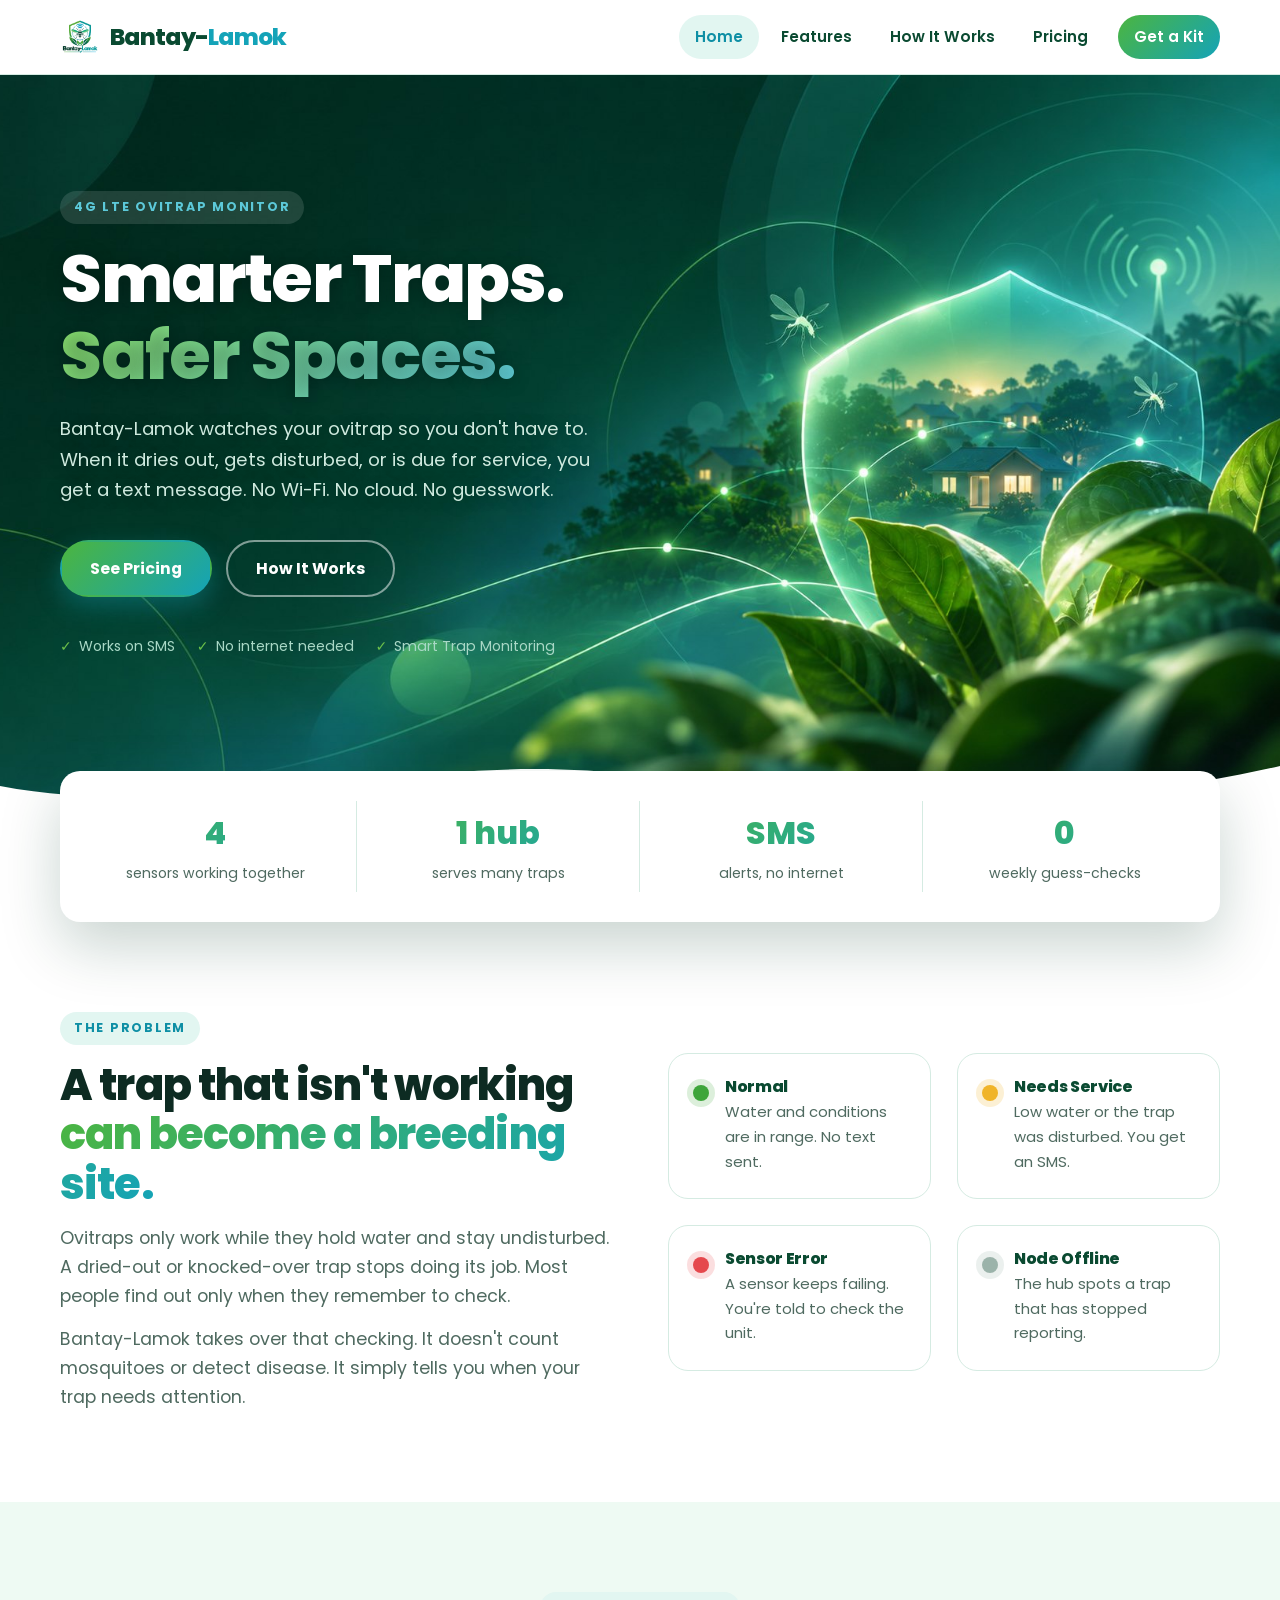
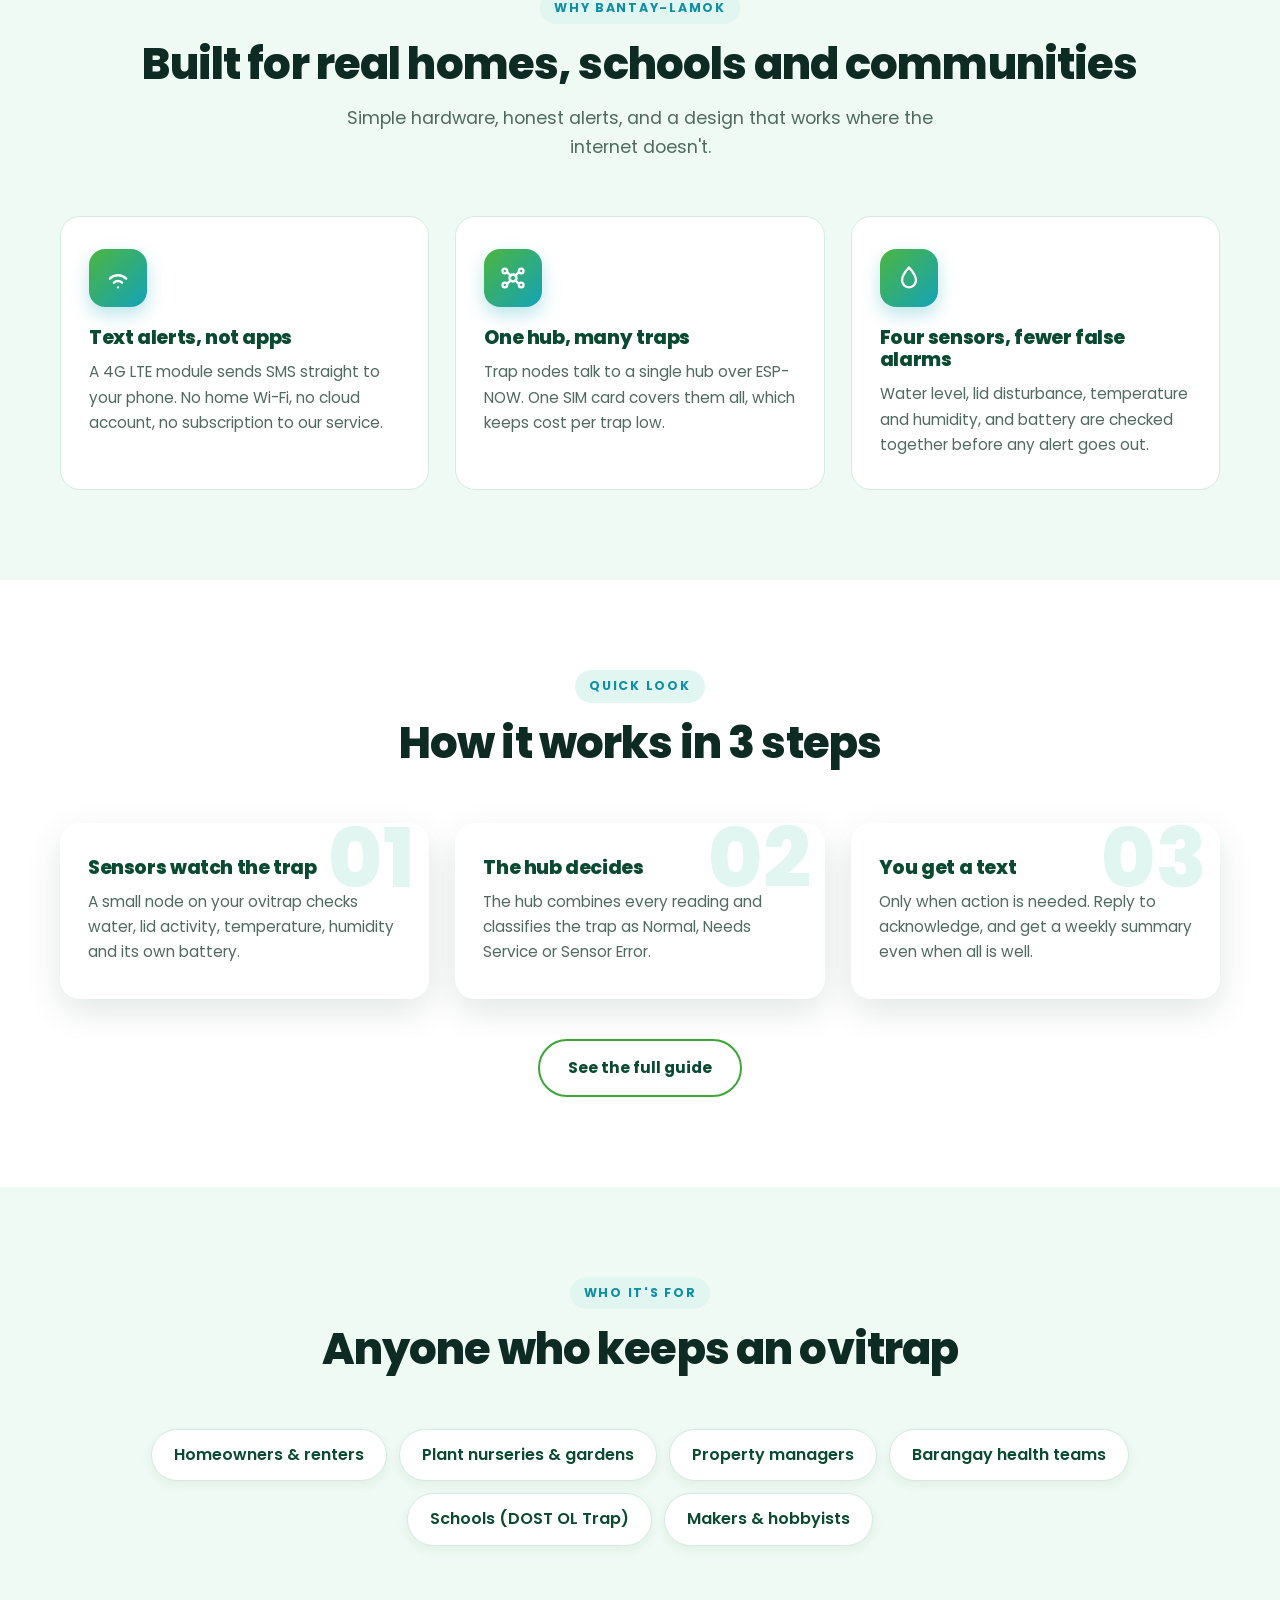
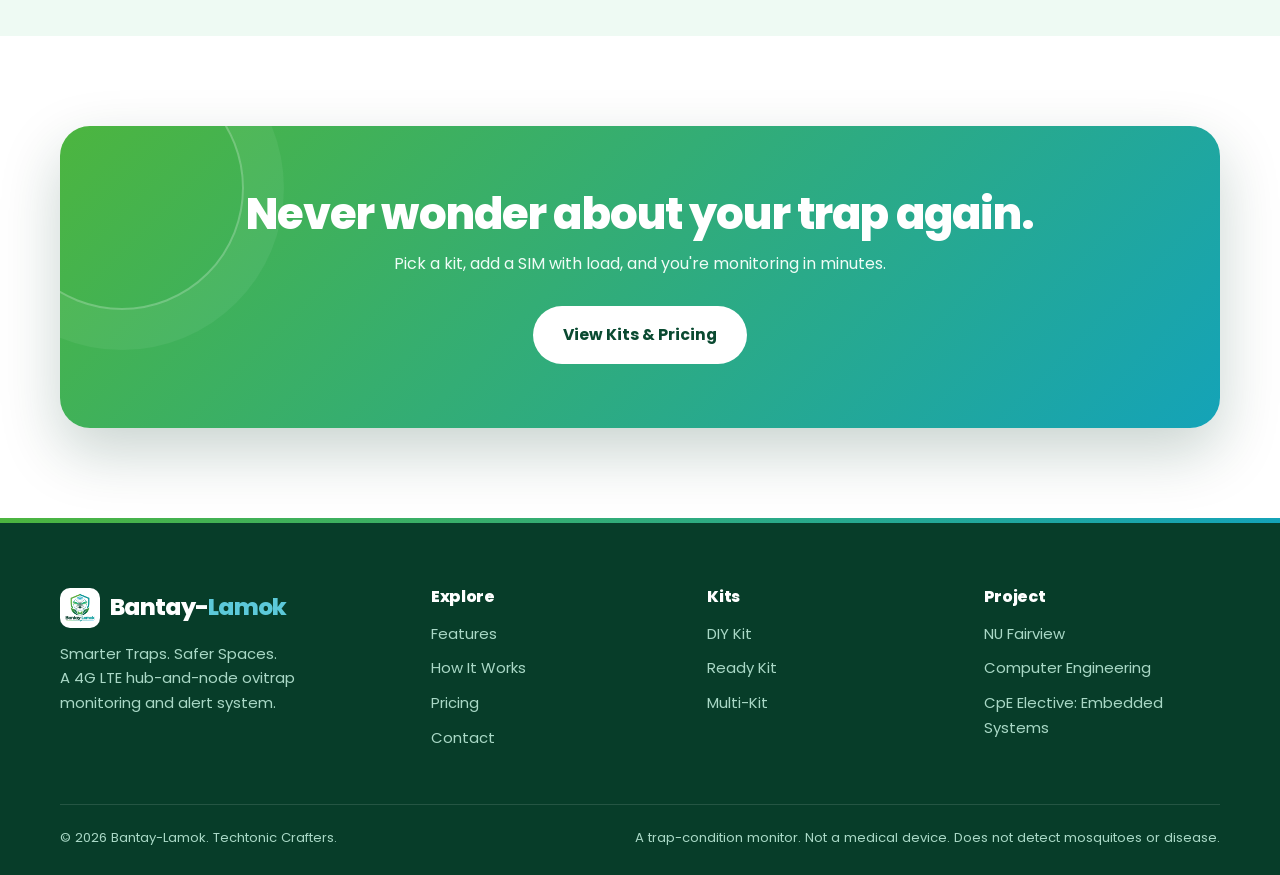
<file: index.html>
<!DOCTYPE html>
<html lang="en">
<head>
<meta charset="UTF-8">
<meta name="viewport" content="width=device-width, initial-scale=1">
<title>Bantay-Lamok | Smarter Traps. Safer Spaces.</title>
<meta name="description" content="Bantay-Lamok is a 4G LTE hub-and-node monitor that texts you when your ovitrap needs attention. No Wi-Fi or internet needed.">
<link rel="icon" href="logo.png">
<link rel="preconnect" href="https://fonts.googleapis.com">
<link rel="preconnect" href="https://fonts.gstatic.com" crossorigin>
<link href="https://fonts.googleapis.com/css2?family=Poppins:wght@400;500;600;700;800&display=swap" rel="stylesheet">
<link rel="stylesheet" href="styles.css?v=2">
</head>
<body>

<header class="nav">
  <div class="container nav-inner">
    <a href="index.html" class="brand"><img src="logo.png" alt="" width="40" height="40" style="width:40px;height:40px;object-fit:contain"><span>Bantay-<b>Lamok</b></span></a>
    <button class="burger" aria-label="Menu"><span></span><span></span><span></span></button>
    <nav class="nav-links">
      <a href="index.html" class="active">Home</a>
      <a href="features.html">Features</a>
      <a href="how-it-works.html">How It Works</a>
      <a href="pricing.html">Pricing</a>
      <a href="contact.html" class="nav-cta">Get a Kit</a>
    </nav>
  </div>
</header>

<section class="hero">

  <div class="container hero-grid">
    <div>
      <span class="eyebrow">4G LTE Ovitrap Monitor</span>
      <h1>Smarter Traps.<br><span class="grad-text" style="background:linear-gradient(135deg,#8be26a,#5cc9d9);-webkit-background-clip:text;background-clip:text">Safer Spaces.</span></h1>
      <p>Bantay-Lamok watches your ovitrap so you don't have to. When it dries out, gets disturbed, or is due for service, you get a text message. No Wi-Fi. No cloud. No guesswork.</p>
      <div class="hero-actions">
        <a href="pricing.html" class="btn btn-primary">See Pricing</a>
        <a href="how-it-works.html" class="btn btn-ghost">How It Works</a>
      </div>
      <div class="hero-badges">
        <span>Works on SMS</span>
        <span>No internet needed</span>
        <span>Smart Trap Monitoring</span>
      </div>
    </div>
  </div>
  <svg class="wave" viewBox="0 0 1440 70" preserveAspectRatio="none"><path fill="#fff" d="M0,40 C240,80 480,0 720,30 C960,60 1200,70 1440,20 L1440,70 L0,70 Z"/></svg>
</section>

<section class="strip">
  <div class="container">
    <div class="strip-grid reveal">
      <div class="stat"><strong>4</strong><span>sensors working together</span></div>
      <div class="stat"><strong>1 hub</strong><span>serves many traps</span></div>
      <div class="stat"><strong>SMS</strong><span>alerts, no internet</span></div>
      <div class="stat"><strong>0</strong><span>weekly guess-checks</span></div>
    </div>
  </div>
</section>

<section>
  <div class="container split">
    <div class="reveal">
      <span class="eyebrow">The Problem</span>
      <h2>A trap that isn't working <span class="grad-text">can become a breeding site.</span></h2>
      <p class="lead" style="margin-top:14px">Ovitraps only work while they hold water and stay undisturbed. A dried-out or knocked-over trap stops doing its job. Most people find out only when they remember to check.</p>
      <p class="lead" style="margin-top:14px">Bantay-Lamok takes over that checking. It doesn't count mosquitoes or detect disease. It simply tells you when your trap needs attention.</p>
    </div>
    <div class="grid g2 reveal">
      <div class="status-card"><span class="dot g"></span><div><h4>Normal</h4><p>Water and conditions are in range. No text sent.</p></div></div>
      <div class="status-card"><span class="dot y"></span><div><h4>Needs Service</h4><p>Low water or the trap was disturbed. You get an SMS.</p></div></div>
      <div class="status-card"><span class="dot r"></span><div><h4>Sensor Error</h4><p>A sensor keeps failing. You're told to check the unit.</p></div></div>
      <div class="status-card"><span class="dot" style="background:#9bb3aa;box-shadow:0 0 0 6px rgba(155,179,170,.2)"></span><div><h4>Node Offline</h4><p>The hub spots a trap that has stopped reporting.</p></div></div>
    </div>
  </div>
</section>

<section class="bg-mint">
  <div class="container">
    <div class="section-head center reveal">
      <span class="eyebrow">Why Bantay-Lamok</span>
      <h2>Built for real homes, schools and communities</h2>
      <p class="lead">Simple hardware, honest alerts, and a design that works where the internet doesn't.</p>
    </div>
    <div class="grid g3">
      <div class="card reveal"><div class="icon"><svg viewBox="0 0 24 24"><path d="M5 12.5a10 10 0 0 1 14 0M8.5 16a5 5 0 0 1 7 0M12 20h.01"/></svg></div><h3>Text alerts, not apps</h3><p>A 4G LTE module sends SMS straight to your phone. No home Wi-Fi, no cloud account, no subscription to our service.</p></div>
      <div class="card reveal"><div class="icon"><svg viewBox="0 0 24 24"><circle cx="12" cy="12" r="3"/><circle cx="5" cy="6" r="2"/><circle cx="19" cy="6" r="2"/><circle cx="5" cy="18" r="2"/><circle cx="19" cy="18" r="2"/><path d="M7 7l3 3M17 7l-3 3M7 17l3-3M17 17l-3-3"/></svg></div><h3>One hub, many traps</h3><p>Trap nodes talk to a single hub over ESP-NOW. One SIM card covers them all, which keeps cost per trap low.</p></div>
      <div class="card reveal"><div class="icon"><svg viewBox="0 0 24 24"><path d="M12 3s6 6.5 6 11a6 6 0 0 1-12 0c0-4.5 6-11 6-11z"/></svg></div><h3>Four sensors, fewer false alarms</h3><p>Water level, lid disturbance, temperature and humidity, and battery are checked together before any alert goes out.</p></div>
    </div>
  </div>
</section>

<section>
  <div class="container">
    <div class="section-head center reveal">
      <span class="eyebrow">Quick Look</span>
      <h2>How it works in 3 steps</h2>
    </div>
    <div class="steps">
      <div class="step reveal"><h3>Sensors watch the trap</h3><p>A small node on your ovitrap checks water, lid activity, temperature, humidity and its own battery.</p></div>
      <div class="step reveal"><h3>The hub decides</h3><p>The hub combines every reading and classifies the trap as Normal, Needs Service or Sensor Error.</p></div>
      <div class="step reveal"><h3>You get a text</h3><p>Only when action is needed. Reply to acknowledge, and get a weekly summary even when all is well.</p></div>
    </div>
    <div class="center" style="margin-top:40px"><a href="how-it-works.html" class="btn btn-outline">See the full guide</a></div>
  </div>
</section>

<section class="bg-mint">
  <div class="container">
    <div class="section-head center reveal">
      <span class="eyebrow">Who It's For</span>
      <h2>Anyone who keeps an ovitrap</h2>
    </div>
    <div class="chips reveal">
      <span class="chip">Homeowners &amp; renters</span>
      <span class="chip">Plant nurseries &amp; gardens</span>
      <span class="chip">Property managers</span>
      <span class="chip">Barangay health teams</span>
      <span class="chip">Schools (DOST OL Trap)</span>
      <span class="chip">Makers &amp; hobbyists</span>
    </div>
  </div>
</section>

<section>
  <div class="container">
    <div class="cta reveal">
      <h2>Never wonder about your trap again.</h2>
      <p>Pick a kit, add a SIM with load, and you're monitoring in minutes.</p>
      <a href="pricing.html" class="btn">View Kits &amp; Pricing</a>
    </div>
  </div>
</section>

<footer>
  <div class="container">
    <div class="foot-grid">
      <div>
        <a href="index.html" class="brand"><img src="logo.png" alt="" style="width:40px;height:40px;object-fit:contain;background:#fff;border-radius:10px;padding:3px"><span>Bantay-<b>Lamok</b></span></a>
        <p style="font-size:.93rem;max-width:300px">Smarter Traps. Safer Spaces.<br>A 4G LTE hub-and-node ovitrap monitoring and alert system.</p>
      </div>
      <div><h4>Explore</h4><ul><li><a href="features.html">Features</a></li><li><a href="how-it-works.html">How It Works</a></li><li><a href="pricing.html">Pricing</a></li><li><a href="contact.html">Contact</a></li></ul></div>
      <div><h4>Kits</h4><ul><li><a href="pricing.html">DIY Kit</a></li><li><a href="pricing.html">Ready Kit</a></li><li><a href="pricing.html">Multi-Kit</a></li></ul></div>
      <div><h4>Project</h4><ul><li>NU Fairview</li><li>Computer Engineering</li><li>CpE Elective: Embedded Systems</li></ul></div>
    </div>
    <div class="foot-bottom">
      <span>&copy; 2026 Bantay-Lamok. Techtonic Crafters.</span>
      <span>A trap-condition monitor. Not a medical device. Does not detect mosquitoes or disease.</span>
    </div>
  </div>
</footer>
<script src="script.js"></script>
</body>
</html>
</file>
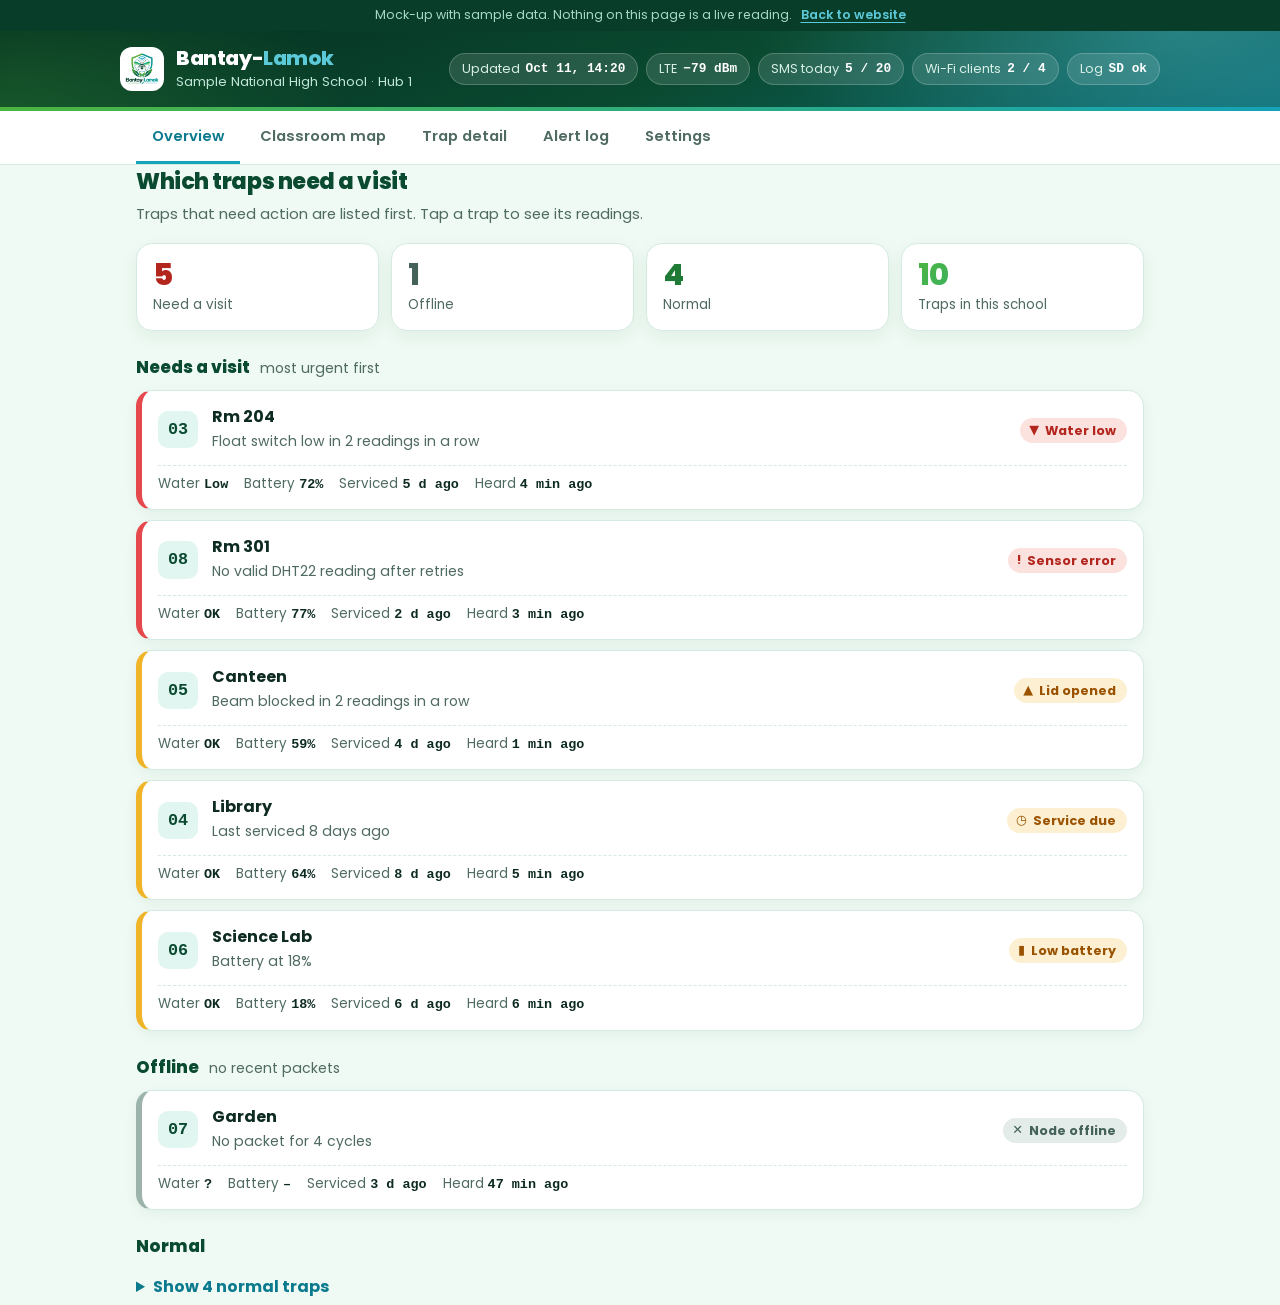
<file: bantay-lamok-dashboard.html>
<!doctype html>
<html lang="en">
<head>
<meta charset="utf-8">
<meta name="viewport" content="width=device-width, initial-scale=1">
<title>Bantay-Lamok Local Dashboard (mock)</title>
<link rel="icon" href="logo.png">
<link rel="preconnect" href="https://fonts.googleapis.com">
<link rel="preconnect" href="https://fonts.gstatic.com" crossorigin>
<link href="https://fonts.googleapis.com/css2?family=Poppins:wght@400;500;600;700;800&display=swap" rel="stylesheet">
<style>
:root{
  --bg:#eefaf3; --card:#ffffff; --ink:#0d2b22; --mute:#4f6a60; --line:#d5ebe2;
  --brand:#0b7a8e; --brand-soft:#e2f6f1; --on-brand:#ffffff;
  --ok:#1f7a35; --ok-bg:#dff3e6;
  --warn:#9a5200; --warn-bg:#fdf0d2;
  --crit:#b3261e; --crit-bg:#fbe2df;
  --off:#44625a; --off-bg:#e3ece8;
  --green-900:#073d29; --green-800:#0a4a31; --green-600:#3da53a;
  --teal-500:#14a3b8; --teal-300:#5cc9d9;
  --grad:linear-gradient(135deg,#4cb53f 0%,#14a3b8 100%);
  --grad-dark:linear-gradient(160deg,#052f20 0%,#0a4a31 55%,#0b6b73 100%);
  --shadow:0 12px 34px rgba(7,61,41,.12);
  --mono:ui-monospace,SFMono-Regular,Menlo,Consolas,"Liberation Mono",monospace;
  --sans:'Poppins',system-ui,-apple-system,"Segoe UI",Roboto,"Helvetica Neue",Arial,sans-serif;
}
*{box-sizing:border-box}
html{-webkit-text-size-adjust:100%}
body{margin:0;background:var(--bg);color:var(--ink);font-family:var(--sans);font-size:16px;line-height:1.5;-webkit-font-smoothing:antialiased}
button,input,select{font:inherit;color:inherit}
:focus-visible{outline:3px solid var(--teal-500);outline-offset:2px}
.wrap{max-width:1040px;margin:0 auto;padding:0 16px}

/* header */
header{background:radial-gradient(600px 220px at 92% 0%,rgba(92,201,217,.35),transparent 70%),radial-gradient(500px 220px at 0% 100%,rgba(61,165,58,.3),transparent 70%),var(--grad-dark);color:#fff;position:relative}
header::after{content:"";position:absolute;left:0;right:0;bottom:0;height:4px;background:var(--grad)}
.top{display:flex;flex-wrap:wrap;align-items:center;gap:10px 20px;padding:16px 0 20px}
.brand{display:flex;align-items:center;gap:12px;margin-right:auto}
.brand img{width:44px;height:44px;object-fit:contain;background:#fff;border-radius:12px;padding:3px;flex:none}
.brand h1{font-size:1.25rem;line-height:1.1;margin:0;font-weight:800;letter-spacing:-.02em}
.brand h1 b{color:var(--teal-300);font-weight:800}
.brand p{margin:3px 0 0;font-size:.82rem;color:#bfe6d8}
.hub{display:flex;flex-wrap:wrap;gap:6px 8px;font-size:.8rem}
.hub span{display:inline-flex;align-items:center;gap:6px;white-space:nowrap;background:rgba(255,255,255,.12);border:1px solid rgba(255,255,255,.2);border-radius:99px;padding:5px 12px;color:#d8efe5}
.hub b{font-family:var(--mono);font-weight:600;color:#fff}
.mockbar{background:var(--green-900);color:#a9d8c6;font-size:.78rem;text-align:center;padding:6px 12px}
.mockbar a{color:var(--teal-300);font-weight:600;text-decoration:underline;text-underline-offset:3px;margin-left:6px}

/* tabs */
nav{background:rgba(255,255,255,.95);backdrop-filter:blur(10px);border-bottom:1px solid var(--line);position:sticky;top:0;z-index:5}
nav .wrap{display:flex;gap:4px;overflow-x:auto}
nav button{background:none;border:0;border-bottom:3px solid transparent;padding:14px 16px;cursor:pointer;color:var(--mute);font-weight:600;font-size:.92rem;white-space:nowrap;transition:.2s}
nav button[aria-selected="true"]{color:var(--brand);border-bottom-color:var(--teal-500)}
nav button:hover{color:var(--green-800);background:var(--brand-soft)}

main{padding:24px 0 48px}
section[hidden]{display:none}
h2{font-size:1.4rem;margin:0 0 4px;font-weight:800;letter-spacing:-.02em;color:var(--green-800)}
.sub{color:var(--mute);margin:0 0 18px;font-size:.92rem;max-width:62ch}

/* counts */
.counts{display:grid;grid-template-columns:repeat(4,1fr);gap:12px;margin-bottom:22px}
.count{background:var(--card);border:1px solid var(--line);border-radius:16px;padding:14px 16px;box-shadow:0 6px 18px rgba(7,61,41,.06)}
.count b{display:block;font-size:1.9rem;font-weight:800;line-height:1.1;font-variant-numeric:tabular-nums;letter-spacing:-.03em;background:var(--grad);-webkit-background-clip:text;background-clip:text;color:transparent}
.count span{font-size:.84rem;color:var(--mute)}
.count.ok b{background:none;color:var(--ok)} .count.warn b{background:none;color:var(--crit)} .count.off b{background:none;color:var(--off)}

/* status pills */
.pill{display:inline-flex;align-items:center;gap:6px;border-radius:999px;padding:3px 11px 3px 9px;font-size:.8rem;font-weight:700;white-space:nowrap}
.pill i{font-style:normal;font-size:.8rem;line-height:1}
.s-ok{background:var(--ok-bg);color:var(--ok)}
.s-warn{background:var(--warn-bg);color:var(--warn)}
.s-crit{background:var(--crit-bg);color:var(--crit)}
.s-off{background:var(--off-bg);color:var(--off)}

/* trap queue */
.group-title{display:flex;align-items:baseline;gap:10px;margin:24px 0 10px}
.group-title h3{margin:0;font-size:1.05rem;font-weight:800;color:var(--green-800)}
.group-title span{color:var(--mute);font-size:.88rem}
.queue{list-style:none;margin:0;padding:0;display:grid;gap:10px}
.trap{background:var(--card);border:1px solid var(--line);border-left:6px solid var(--line);border-radius:16px;padding:14px 16px;display:grid;grid-template-columns:auto 1fr auto;gap:2px 14px;align-items:center;cursor:pointer;text-align:left;width:100%;transition:.25s;box-shadow:0 4px 14px rgba(7,61,41,.05)}
.trap:hover{border-color:var(--teal-500);transform:translateY(-3px);box-shadow:var(--shadow)}
.trap.s-ok{border-left-color:var(--green-600)} .trap.s-warn{border-left-color:#f0b429} .trap.s-crit{border-left-color:#e5484d} .trap.s-off{border-left-color:#9bb3aa}
.trap{background:var(--card);color:var(--ink)}
.tid{font-family:var(--mono);font-weight:700;font-size:1.05rem;grid-row:1 / span 2;color:var(--green-800);background:var(--brand-soft);border-radius:10px;padding:6px 10px}
.troom{font-weight:700}
.why{color:var(--mute);font-size:.88rem;grid-column:2}
.pillcell{grid-column:3;grid-row:1 / span 2;justify-self:end}
.meta{grid-column:1 / -1;display:flex;flex-wrap:wrap;gap:4px 16px;margin-top:8px;padding-top:8px;border-top:1px dashed var(--line);font-size:.84rem;color:var(--mute)}
.meta b{color:var(--ink);font-family:var(--mono);font-weight:600}
details.normal summary{cursor:pointer;color:var(--brand);font-weight:700;padding:6px 0}

/* map */
.map{display:grid;grid-template-columns:repeat(3,1fr);gap:12px;background:var(--card);border:1px solid var(--line);border-radius:20px;padding:16px;box-shadow:var(--shadow)}
.room{border:2px solid var(--line);border-radius:14px;padding:12px;min-height:92px;display:flex;flex-direction:column;justify-content:space-between;cursor:pointer;background:var(--bg);text-align:left;transition:.25s}
.room:hover{border-color:var(--teal-500);transform:translateY(-3px)}
.room.s-ok{border-color:var(--green-600)} .room.s-warn{border-color:#f0b429} .room.s-crit{border-color:#e5484d} .room.s-off{border-color:#9bb3aa;border-style:dashed}
.room strong{font-size:.95rem;color:var(--green-800)}
.room small{font-family:var(--mono);color:var(--mute)}
.room.wide{grid-column:1 / -1;min-height:64px}
.legend{display:flex;flex-wrap:wrap;gap:8px 16px;margin-top:14px;font-size:.86rem;color:var(--mute)}
.legend span{display:inline-flex;gap:6px;align-items:center}
.legend em{width:14px;height:14px;border:2px solid;border-radius:4px;display:inline-block}

/* detail */
.picker{display:flex;flex-wrap:wrap;gap:10px;align-items:center;margin-bottom:14px}
select{background:var(--card);border:2px solid var(--line);border-radius:12px;padding:9px 12px;min-width:220px;transition:.2s}
select:focus{outline:0;border-color:var(--teal-500);box-shadow:0 0 0 4px rgba(20,163,184,.15)}
.grid2{display:grid;grid-template-columns:repeat(2,1fr);gap:14px}
.panel{background:var(--card);border:1px solid var(--line);border-radius:18px;padding:16px;box-shadow:0 6px 18px rgba(7,61,41,.06)}
.panel h3{margin:0 0 2px;font-size:1rem;font-weight:800;color:var(--green-800)}
.panel p.note{margin:0 0 8px;color:var(--mute);font-size:.84rem}
.now{font-family:var(--mono);font-weight:700;font-size:1.3rem;color:var(--ink)}
.panel svg{display:block;width:100%;height:auto}
.fact{display:grid;grid-template-columns:repeat(4,1fr);gap:12px;margin-bottom:14px}
.fact div{background:var(--card);border:1px solid var(--line);border-radius:14px;padding:10px 14px}
.fact small{color:var(--mute);display:block;font-size:.8rem}
.fact b{font-family:var(--mono);font-size:1.05rem;color:var(--green-800)}
.empty{color:var(--mute);padding:26px 8px;text-align:center;border:1px dashed var(--line);border-radius:8px;font-size:.92rem}

/* table */
.tablewrap{overflow-x:auto;background:var(--card);border:1px solid var(--line);border-radius:18px;box-shadow:0 6px 18px rgba(7,61,41,.06)}
table{border-collapse:collapse;width:100%;font-size:.92rem}
th,td{text-align:left;padding:12px 14px;border-bottom:1px solid var(--line);vertical-align:top}
th{font-size:.82rem;color:#fff;font-weight:700;background:linear-gradient(135deg,#073d29,#0b6b73)}
tbody tr:hover td{background:#e6f7ee}
tr:last-child td{border-bottom:0}
td.t{font-family:var(--mono);white-space:nowrap}
.btn{background:var(--grad);color:#fff;border:0;border-radius:99px;padding:9px 20px;font-weight:700;cursor:pointer;box-shadow:0 8px 18px rgba(20,163,184,.3);transition:.25s}
.btn:hover{transform:translateY(-2px);box-shadow:0 12px 24px rgba(20,163,184,.4)}
.btn.ghost{background:none;color:var(--green-800);border:2px solid var(--green-600);box-shadow:none;padding:5px 14px;font-size:.84rem}
.btn.ghost:hover{background:var(--green-600);color:#fff}
.btn:disabled{opacity:.55;cursor:default}

/* settings */
.form{display:grid;grid-template-columns:repeat(2,1fr);gap:14px}
label{display:block;font-size:.88rem;font-weight:600;margin-bottom:4px;color:var(--green-800)}
label span{display:block;font-weight:400;color:var(--mute);font-size:.8rem}
input[type=text],input[type=number],input[type=tel]{width:100%;background:var(--bg);border:2px solid var(--line);border-radius:12px;padding:9px 12px;transition:.2s}
input[type=text]:focus,input[type=number]:focus,input[type=tel]:focus{outline:0;border-color:var(--teal-500);background:#fff;box-shadow:0 0 0 4px rgba(20,163,184,.15)}
.actions{margin-top:18px;display:flex;gap:12px;align-items:center;flex-wrap:wrap}
#toast{position:fixed;left:50%;bottom:20px;transform:translateX(-50%);background:var(--green-900);color:#e6f6ef;padding:11px 20px;border-radius:99px;font-size:.9rem;font-weight:600;box-shadow:var(--shadow);opacity:0;pointer-events:none;transition:opacity .2s}
#toast.show{opacity:1}

@media (max-width:720px){
  .counts{grid-template-columns:repeat(2,1fr)}
  .grid2,.form{grid-template-columns:1fr}
  .fact{grid-template-columns:repeat(2,1fr)}
  .map{grid-template-columns:repeat(2,1fr)}
  .trap{grid-template-columns:auto 1fr}
  .pillcell{grid-column:2;grid-row:auto;justify-self:start;margin-top:6px}
  .tid{grid-row:auto}
}
@media (prefers-reduced-motion:reduce){#toast{transition:none}*{transition:none!important}}
</style>
</head>
<body>

<div class="mockbar">Mock-up with sample data. Nothing on this page is a live reading. <a href="how-it-works.html" target="_top">Back to website</a></div>

<header>
  <div class="wrap top">
    <div class="brand">
      <img src="logo.png" alt="" width="44" height="44">
      <div>
        <h1>Bantay-<b>Lamok</b></h1>
        <p>Sample National High School · Hub 1</p>
      </div>
    </div>
    <div class="hub" aria-label="Hub status">
      <span>Updated <b id="now">Oct 11, 14:20</b></span>
      <span>LTE <b>−79 dBm</b></span>
      <span>SMS today <b id="smsCount">5 / 20</b></span>
      <span>Wi-Fi clients <b>2 / 4</b></span>
      <span>Log <b>SD ok</b></span>
    </div>
  </div>
</header>

<nav aria-label="Dashboard sections">
  <div class="wrap" role="tablist">
    <button role="tab" id="t-overview" aria-selected="true" aria-controls="p-overview">Overview</button>
    <button role="tab" id="t-map" aria-selected="false" aria-controls="p-map">Classroom map</button>
    <button role="tab" id="t-detail" aria-selected="false" aria-controls="p-detail">Trap detail</button>
    <button role="tab" id="t-alerts" aria-selected="false" aria-controls="p-alerts">Alert log</button>
    <button role="tab" id="t-settings" aria-selected="false" aria-controls="p-settings">Settings</button>
  </div>
</nav>

<main class="wrap">

  <section id="p-overview" role="tabpanel" aria-labelledby="t-overview">
    <h2>Which traps need a visit</h2>
    <p class="sub">Traps that need action are listed first. Tap a trap to see its readings.</p>
    <div class="counts" id="counts"></div>
    <div id="groups"></div>
  </section>

  <section id="p-map" role="tabpanel" aria-labelledby="t-map" hidden>
    <h2>Classroom map</h2>
    <p class="sub">Each box is one trap, colored by its status. It shows where attention is needed, not where mosquitoes are.</p>
    <div class="map" id="map"></div>
    <div class="legend">
      <span><em style="border-color:var(--ok)"></em>Normal</span>
      <span><em style="border-color:var(--warn)"></em>Needs a visit</span>
      <span><em style="border-color:var(--crit)"></em>Urgent</span>
      <span><em style="border-color:var(--off);border-style:dashed"></em>Offline</span>
    </div>
  </section>

  <section id="p-detail" role="tabpanel" aria-labelledby="t-detail" hidden>
    <h2>Trap detail</h2>
    <p class="sub">Last 7 days, one reading every 6 hours, from the hub's log.</p>
    <div class="picker">
      <label for="pick" style="margin:0">Trap</label>
      <select id="pick"></select>
      <span id="detailPill"></span>
    </div>
    <div class="fact" id="facts"></div>
    <div class="grid2">
      <div class="panel"><h3>Temperature</h3><p class="note" id="tNote"></p><div id="cTemp"></div></div>
      <div class="panel"><h3>Humidity</h3><p class="note" id="hNote"></p><div id="cHum"></div></div>
      <div class="panel"><h3>Water level</h3><p class="note">Float switch: present or low</p><div id="cWater"></div></div>
      <div class="panel"><h3>Battery</h3><p class="note" id="bNote"></p><div id="cBatt"></div></div>
    </div>
  </section>

  <section id="p-alerts" role="tabpanel" aria-labelledby="t-alerts" hidden>
    <h2>Alert log</h2>
    <p class="sub">Every SMS the hub sent, and who confirmed the trap was serviced. Staff can also reply ACK and the trap number by text.</p>
    <div class="tablewrap">
      <table>
        <thead><tr><th>Time</th><th>Trap</th><th>Status</th><th>SMS</th><th>Confirmed</th></tr></thead>
        <tbody id="alertRows"></tbody>
      </table>
    </div>
  </section>

  <section id="p-settings" role="tabpanel" aria-labelledby="t-settings" hidden>
    <h2>Settings</h2>
    <p class="sub">Changes apply to the next 10-minute cycle. Phone numbers below are placeholders.</p>
    <div class="panel" style="margin-bottom:12px">
      <h3>Who gets texts</h3>
      <div class="form" style="margin-top:10px">
        <div><label for="ph1">Maintenance staff</label><input id="ph1" type="tel" value="+63 900 000 0001"></div>
        <div><label for="ph2">Administrator<span>Receives the weekly summary</span></label><input id="ph2" type="tel" value="+63 900 000 0002"></div>
      </div>
    </div>
    <div class="panel" style="margin-bottom:12px">
      <h3>When a trap needs a visit</h3>
      <div class="form" style="margin-top:10px">
        <div><label for="s1">Service due after (days)<span>Matches the weekly OL trap routine</span></label><input id="s1" type="number" value="7" min="1"></div>
        <div><label for="s2">Low battery below (%)</label><input id="s2" type="number" value="20" min="5" max="50"></div>
        <div><label for="s3">Offline after (missed cycles)</label><input id="s3" type="number" value="3" min="2"></div>
        <div><label for="s4">Node reports every (minutes)</label><input id="s4" type="number" value="10" min="5"></div>
        <div><label for="s5">Repeat unconfirmed alerts every (hours)<span>Up to 3 times</span></label><input id="s5" type="number" value="24" min="1"></div>
        <div><label for="s6">Daily SMS limit</label><input id="s6" type="number" value="20" min="1"></div>
      </div>
    </div>
    <div class="panel">
      <h3>Traps</h3>
      <div class="tablewrap" style="margin-top:10px;border:0">
        <table><thead><tr><th>Trap</th><th>Location</th></tr></thead><tbody id="trapRows"></tbody></table>
      </div>
    </div>
    <div class="actions"><button class="btn" id="save">Save changes</button><span style="color:var(--mute);font-size:.88rem">Hub clock: Oct 11, 2026 14:20 (DS3231)</span></div>
  </section>

</main>

<div id="toast" role="status" aria-live="polite"></div>

<script>
/* ---------- sample data ---------- */
var STATUS = {
  "Normal":          {cls:"s-ok",   icon:"●", rank:5, group:"ok"},
  "Water low":       {cls:"s-crit", icon:"▼", rank:0, group:"attn"},
  "Sensor error":    {cls:"s-crit", icon:"!", rank:1, group:"attn"},
  "Lid opened":      {cls:"s-warn", icon:"▲", rank:2, group:"attn"},
  "Service due":     {cls:"s-warn", icon:"◷", rank:3, group:"attn"},
  "Low battery":     {cls:"s-warn", icon:"▮", rank:4, group:"attn"},
  "Node offline":    {cls:"s-off",  icon:"✕", rank:6, group:"off"}
};
var TRAPS = [
  {id:"01", room:"Rm 101",      status:"Normal",       why:"Everything within range",               batt:88, volt:4.02, t:28.4, h:71, water:"OK",  age:2, seen:3},
  {id:"02", room:"Rm 102",      status:"Normal",       why:"Everything within range",               batt:81, volt:3.96, t:28.9, h:69, water:"OK",  age:3, seen:2},
  {id:"03", room:"Rm 204",      status:"Water low",    why:"Float switch low in 2 readings in a row", batt:72, volt:3.91, t:29.1, h:66, water:"Low", age:5, seen:4},
  {id:"04", room:"Library",     status:"Service due",  why:"Last serviced 8 days ago",              batt:64, volt:3.85, t:27.6, h:74, water:"OK",  age:8, seen:5},
  {id:"05", room:"Canteen",     status:"Lid opened",   why:"Beam blocked in 2 readings in a row",   batt:59, volt:3.82, t:30.2, h:63, water:"OK",  age:4, seen:1},
  {id:"06", room:"Science Lab", status:"Low battery",  why:"Battery at 18%",                        batt:18, volt:3.48, t:28.1, h:70, water:"OK",  age:6, seen:6},
  {id:"07", room:"Garden",      status:"Node offline", why:"No packet for 4 cycles",                batt:null, volt:null, t:null, h:null, water:"?", age:3, seen:47},
  {id:"08", room:"Rm 301",      status:"Sensor error", why:"No valid DHT22 reading after retries",  batt:77, volt:3.94, t:null, h:null, water:"OK", age:2, seen:3},
  {id:"09", room:"Rm 205",      status:"Normal",       why:"Everything within range",               batt:90, volt:4.05, t:28.6, h:70, water:"OK",  age:1, seen:2},
  {id:"10", room:"Gym",         status:"Normal",       why:"Everything within range",               batt:84, volt:3.99, t:29.8, h:65, water:"OK",  age:2, seen:7}
];
var ALERTS = [
  {when:"Oct 11 14:20", trap:"03", status:"Water low",    sms:"Sent",                    ack:null},
  {when:"Oct 11 13:05", trap:"05", status:"Lid opened",   sms:"Sent",                    ack:"Mr. Reyes, 13:12"},
  {when:"Oct 11 12:40", trap:"07", status:"Node offline", sms:"Sent",                    ack:null},
  {when:"Oct 11 11:15", trap:"06", status:"Low battery",  sms:"Sent",                    ack:null},
  {when:"Oct 11 09:00", trap:"04", status:"Service due",  sms:"Sent, reminder 1 of 3",   ack:null},
  {when:"Oct 10 16:30", trap:"08", status:"Sensor error", sms:"Sent, reminder 1 of 3",   ack:null},
  {when:"Oct 10 08:00", trap:"All", status:"Weekly summary", sms:"Sent to administrator", ack:"Not needed"}
];
var MAPCELLS = [["01"],["02"],["04"],["03"],["09"],["06"],["08"],["05"],["10"],["07","wide"]];

function trap(id){return TRAPS.filter(function(x){return x.id===id})[0]}
function pill(s){var c=STATUS[s];return '<span class="pill '+c.cls+'"><i aria-hidden="true">'+c.icon+'</i>'+s+'</span>'}
function ago(m){return m<60? m+' min ago' : Math.floor(m/60)+' h '+(m%60)+' min ago'}
function el(id){return document.getElementById(id)}

/* ---------- overview ---------- */
function renderOverview(){
  var ok=TRAPS.filter(function(x){return STATUS[x.status].group==="ok"});
  var attn=TRAPS.filter(function(x){return STATUS[x.status].group==="attn"}).sort(function(a,b){return STATUS[a.status].rank-STATUS[b.status].rank});
  var off=TRAPS.filter(function(x){return STATUS[x.status].group==="off"});
  el("counts").innerHTML =
    '<div class="count warn"><b>'+attn.length+'</b><span>Need a visit</span></div>'+
    '<div class="count off"><b>'+off.length+'</b><span>Offline</span></div>'+
    '<div class="count ok"><b>'+ok.length+'</b><span>Normal</span></div>'+
    '<div class="count"><b>'+TRAPS.length+'</b><span>Traps in this school</span></div>';
  function card(x){
    return '<li><button class="trap '+STATUS[x.status].cls+'" data-id="'+x.id+'">'+
      '<span class="tid">'+x.id+'</span>'+
      '<span><span class="troom">'+x.room+'</span><br><span class="why">'+x.why+'</span></span>'+
      '<span class="pillcell">'+pill(x.status)+'</span>'+
      '<span class="meta"><span>Water <b>'+x.water+'</b></span>'+
      '<span>Battery <b>'+(x.batt===null?'–':x.batt+'%')+'</b></span>'+
      '<span>Serviced <b>'+x.age+' d ago</b></span>'+
      '<span>Heard <b>'+ago(x.seen)+'</b></span></span></button></li>';
  }
  el("groups").innerHTML =
    '<div class="group-title"><h3>Needs a visit</h3><span>most urgent first</span></div><ul class="queue">'+attn.map(card).join('')+'</ul>'+
    '<div class="group-title"><h3>Offline</h3><span>no recent packets</span></div><ul class="queue">'+off.map(card).join('')+'</ul>'+
    '<div class="group-title"><h3>Normal</h3></div><details class="normal"><summary>Show '+ok.length+' normal traps</summary><ul class="queue" style="margin-top:8px">'+ok.map(card).join('')+'</ul></details>';
}

/* ---------- map ---------- */
function renderMap(){
  el("map").innerHTML = MAPCELLS.map(function(c){
    var x=trap(c[0]);
    return '<button class="room '+STATUS[x.status].cls+(c[1]?' '+c[1]:'')+'" data-id="'+x.id+'">'+
      '<strong>'+x.room+'</strong><span>'+pill(x.status)+'</span><small>Trap '+x.id+'</small></button>';
  }).join('');
}

/* ---------- charts ---------- */
var N = 29; /* 7 days x 4 readings + now */
function lcg(seed){var s=seed;return function(){s=(s*1664525+1013904223)%4294967296;return s/4294967296}}
function seriesFor(x,kind){
  var r=lcg(parseInt(x.id,10)*97+kind.length*13), out=[], len = x.status==="Node offline"? N-8 : N, i, v;
  for(i=0;i<len;i++){
    var day=Math.sin((i%4)/4*2*Math.PI);
    if(kind==="t"){ if(x.t===null && x.status==="Sensor error" && i>len-9) {out.push(null);continue;} if(x.t===null && x.status==="Node offline"){v=28+2.2*day+(r()-.5)*.8} else {v=x.t-1.2+1.6*day+(r()-.5)*.8} }
    if(kind==="h"){ if(x.h===null && x.status==="Sensor error" && i>len-9) {out.push(null);continue;} if(x.h===null){v=70-5*day+(r()-.5)*2} else {v=x.h+2-4*day+(r()-.5)*2} }
    if(kind==="b"){ var end = x.batt===null? 70 : x.batt; v = Math.min(100,end+9) - 9*(i/(len-1)) + (r()-.5)*.6; }
    out.push(v);
  }
  return out;
}
function line(vals,min,max,unit,color){
  var W=360,H=150,L=34,R=10,T=10,B=24, n=N, pts=[], seg=[], i, d='';
  function X(i){return L+i*(W-L-R)/(n-1)}
  function Y(v){return T+(1-(v-min)/(max-min))*(H-T-B)}
  var s='<svg viewBox="0 0 '+W+' '+H+'" role="img" aria-label="Line chart, last 7 days">';
  [0,.5,1].forEach(function(f){
    var v=min+(max-min)*f, y=Y(v);
    s+='<line x1="'+L+'" x2="'+(W-R)+'" y1="'+y+'" y2="'+y+'" stroke="var(--line)" stroke-width="1"/>'+
       '<text x="'+(L-6)+'" y="'+(y+4)+'" text-anchor="end" font-size="10" fill="var(--mute)">'+Math.round(v)+'</text>';
  });
  var days=["Oct 5","Oct 6","Oct 7","Oct 8","Oct 9","Oct 10","Oct 11"];
  for(i=0;i<7;i++){ s+='<text x="'+X(i*4)+'" y="'+(H-6)+'" text-anchor="middle" font-size="10" fill="var(--mute)">'+days[i]+'</text>'; }
  var run=[];
  vals.forEach(function(v,i){ if(v===null){ if(run.length){seg.push(run);run=[]} } else {run.push([X(i),Y(v)])} });
  if(run.length) seg.push(run);
  seg.forEach(function(r){
    d=r.map(function(p,k){return (k?'L':'M')+p[0].toFixed(1)+' '+p[1].toFixed(1)}).join('');
    s+='<path d="'+d+'" fill="none" stroke="'+color+'" stroke-width="2" stroke-linejoin="round"/>';
  });
  var last=null; vals.forEach(function(v,i){if(v!==null)last=[X(i),Y(v)]});
  if(last) s+='<circle cx="'+last[0]+'" cy="'+last[1]+'" r="3.5" fill="'+color+'"/>';
  return s+'</svg>';
}
function waterStrip(x){
  var W=360,H=60,L=34,R=10, n=28, bw=(W-L-R)/n, s='<svg viewBox="0 0 '+W+' '+H+'" role="img" aria-label="Water level, last 7 days">', i, low;
  for(i=0;i<n;i++){
    low = x.water==="Low" && i>=n-2;
    var gap = x.status==="Node offline" && i>=n-8;
    s+='<rect x="'+(L+i*bw+1)+'" y="8" width="'+(bw-2)+'" height="26" rx="2" fill="'+(gap?'var(--off-bg)':low?'var(--crit)':'var(--brand)')+'" opacity="'+(gap?1:.85)+'"/>';
  }
  s+='<text x="'+L+'" y="52" font-size="10" fill="var(--mute)">Oct 5</text><text x="'+(W-R)+'" y="52" font-size="10" text-anchor="end" fill="var(--mute)">Oct 11</text>'+
     '<text x="'+(L-6)+'" y="25" font-size="10" text-anchor="end" fill="var(--mute)">OK</text>';
  return s+'</svg>';
}
function renderDetail(id){
  var x=trap(id);
  el("pick").value=id;
  el("detailPill").innerHTML=pill(x.status)+' <span style="color:var(--mute);font-size:.9rem;margin-left:6px">'+x.why+'</span>';
  el("facts").innerHTML =
    '<div><small>Location</small><b>'+x.room+'</b></div>'+
    '<div><small>Serviced</small><b>'+x.age+' d ago</b></div>'+
    '<div><small>Last heard</small><b>'+ago(x.seen)+'</b></div>'+
    '<div><small>Battery</small><b>'+(x.batt===null?'–':x.batt+'% · '+x.volt.toFixed(2)+' V')+'</b></div>';
  var noT = x.status==="Sensor error";
  el("tNote").innerHTML = x.t===null ? (noT?'No valid DHT22 reading since Oct 10, 21:00':'Last reading before the node went quiet') : 'Now <span class="now">'+x.t.toFixed(1)+' °C</span>';
  el("hNote").innerHTML = x.h===null ? (noT?'No valid DHT22 reading since Oct 10, 21:00':'Last reading before the node went quiet') : 'Now <span class="now">'+x.h+' %</span>';
  el("bNote").innerHTML = x.batt===null ? 'No reading for '+ago(x.seen) : 'Now <span class="now">'+x.batt+' %</span>';
  el("cTemp").innerHTML = line(seriesFor(x,"t"),24,34,"°C","var(--crit)");
  el("cHum").innerHTML  = line(seriesFor(x,"h"),50,90,"%","var(--brand)");
  el("cWater").innerHTML = waterStrip(x);
  el("cBatt").innerHTML = line(seriesFor(x,"b"),0,100,"%","var(--ok)");
}

/* ---------- alert log ---------- */
function renderAlerts(){
  el("alertRows").innerHTML = ALERTS.map(function(a,i){
    var st = STATUS[a.status] ? pill(a.status) : a.status;
    var conf = a.ack ? a.ack : '<button class="btn ghost" data-ack="'+i+'">Mark serviced</button>';
    return '<tr><td class="t">'+a.when+'</td><td>'+(a.trap==="All"?"All traps":'Trap '+a.trap+(trap(a.trap)?' · '+trap(a.trap).room:''))+'</td><td>'+st+'</td><td>'+a.sms+'</td><td id="ack'+i+'">'+conf+'</td></tr>';
  }).join('');
}

/* ---------- settings ---------- */
function renderSettings(){
  el("trapRows").innerHTML = TRAPS.map(function(x){
    return '<tr><td class="t">'+x.id+'</td><td><input type="text" value="'+x.room+'" aria-label="Location of trap '+x.id+'"></td></tr>';
  }).join('');
}

/* ---------- wiring ---------- */
function toast(msg){var t=el("toast");t.textContent=msg;t.className="show";clearTimeout(toast.h);toast.h=setTimeout(function(){t.className=""},2200)}
function showTab(name){
  ["overview","map","detail","alerts","settings"].forEach(function(n){
    el("p-"+n).hidden = n!==name;
    el("t-"+n).setAttribute("aria-selected", n===name ? "true":"false");
  });
  window.scrollTo(0,0);
}
document.querySelectorAll("nav button").forEach(function(b){b.addEventListener("click",function(){showTab(b.id.slice(2))})});
document.addEventListener("click",function(e){
  var b=e.target.closest("[data-id]");
  if(b){renderDetail(b.getAttribute("data-id"));showTab("detail");return}
  var k=e.target.closest("[data-ack]");
  if(k){var i=k.getAttribute("data-ack");ALERTS[i].ack="Marked serviced, 14:21";el("ack"+i).textContent=ALERTS[i].ack;toast("Trap "+ALERTS[i].trap+" marked as serviced")}
});
el("pick").innerHTML = TRAPS.map(function(x){return '<option value="'+x.id+'">Trap '+x.id+' · '+x.room+'</option>'}).join('');
el("pick").addEventListener("change",function(){renderDetail(this.value)});
el("save").addEventListener("click",function(){toast("Settings saved")});

renderOverview();renderMap();renderAlerts();renderSettings();renderDetail("03");
</script>
</body>
</html>
</file>
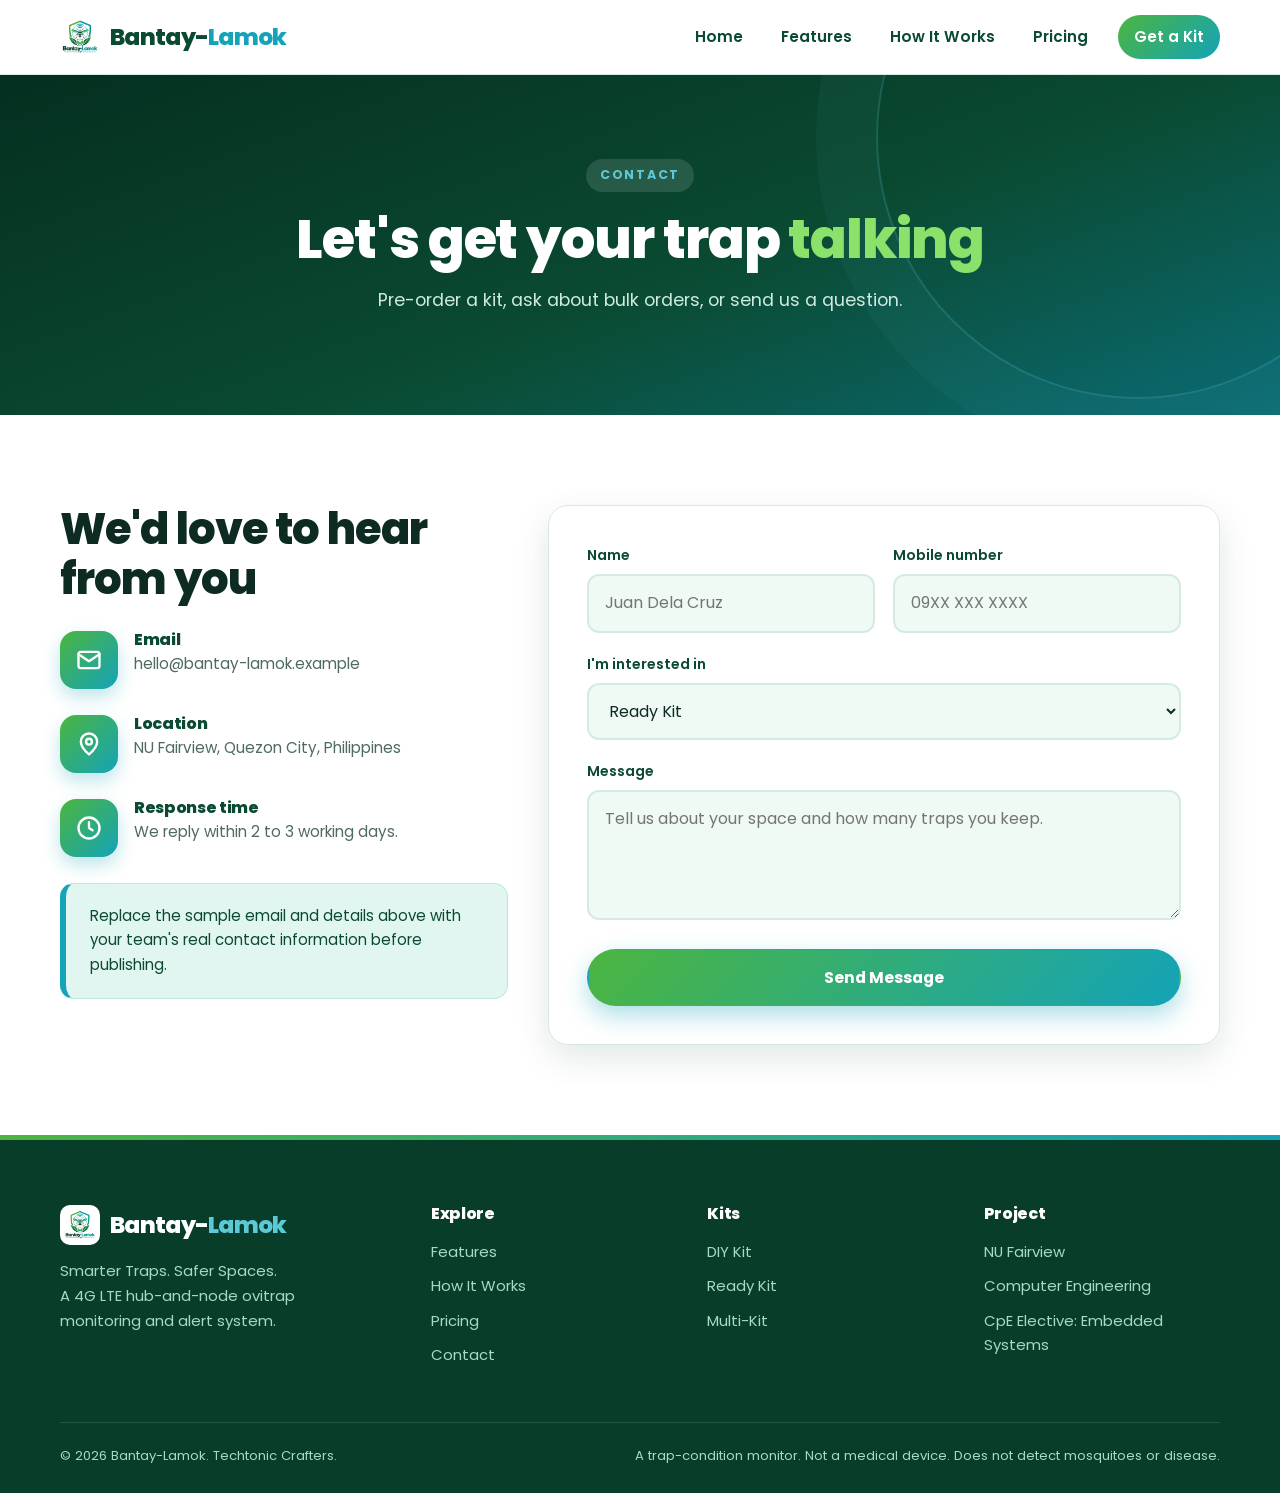
<file: contact.html>
<!DOCTYPE html>
<html lang="en">
<head>
<meta charset="UTF-8">
<meta name="viewport" content="width=device-width, initial-scale=1">
<title>Contact | Bantay-Lamok</title>
<meta name="description" content="Pre-order a Bantay-Lamok kit or ask a question.">
<link rel="icon" href="logo.png">
<link rel="preconnect" href="https://fonts.googleapis.com">
<link rel="preconnect" href="https://fonts.gstatic.com" crossorigin>
<link href="https://fonts.googleapis.com/css2?family=Poppins:wght@400;500;600;700;800&display=swap" rel="stylesheet">
<link rel="stylesheet" href="styles.css?v=2">
</head>
<body>

<header class="nav">
  <div class="container nav-inner">
    <a href="index.html" class="brand"><img src="logo.png" alt="" width="40" height="40" style="width:40px;height:40px;object-fit:contain"><span>Bantay-<b>Lamok</b></span></a>
    <button class="burger" aria-label="Menu"><span></span><span></span><span></span></button>
    <nav class="nav-links">
      <a href="index.html">Home</a>
      <a href="features.html">Features</a>
      <a href="how-it-works.html">How It Works</a>
      <a href="pricing.html">Pricing</a>
      <a href="contact.html" class="nav-cta active">Get a Kit</a>
    </nav>
  </div>
</header>

<section class="page-hero">
  <div class="container">
    <span class="eyebrow">Contact</span>
    <h1>Let's get your trap <span style="color:#8be26a">talking</span></h1>
    <p>Pre-order a kit, ask about bulk orders, or send us a question.</p>
  </div>
</section>

<section>
  <div class="container contact-grid">
    <div class="contact-info reveal">
      <h2 style="margin-bottom:26px">We'd love to hear from you</h2>
      <div class="item"><div class="icon"><svg viewBox="0 0 24 24"><rect x="3" y="5" width="18" height="14" rx="2"/><path d="M3 7l9 6 9-6"/></svg></div><div><h4>Email</h4><p>hello@bantay-lamok.example</p></div></div>
      <div class="item"><div class="icon"><svg viewBox="0 0 24 24"><path d="M12 21s7-6.2 7-11a7 7 0 0 0-14 0c0 4.8 7 11 7 11z"/><circle cx="12" cy="10" r="2.5"/></svg></div><div><h4>Location</h4><p>NU Fairview, Quezon City, Philippines</p></div></div>
      <div class="item"><div class="icon"><svg viewBox="0 0 24 24"><circle cx="12" cy="12" r="9"/><path d="M12 7v5l3 2"/></svg></div><div><h4>Response time</h4><p>We reply within 2 to 3 working days.</p></div></div>
      <div class="notice teal">Replace the sample email and details above with your team's real contact information before publishing.</div>
    </div>

    <form id="contact-form" class="reveal">
      <div class="two">
        <div class="field"><label for="name">Name</label><input id="name" name="name" required placeholder="Juan Dela Cruz"></div>
        <div class="field"><label for="phone">Mobile number</label><input id="phone" name="phone" type="tel" placeholder="09XX XXX XXXX"></div>
      </div>
      <div class="field"><label for="interest">I'm interested in</label>
        <select id="interest" name="interest">
          <option>Ready Kit</option>
          <option>DIY Kit</option>
          <option>Multi-Kit</option>
          <option>Bulk order (school, barangay, LGU)</option>
          <option>General question</option>
        </select>
      </div>
      <div class="field"><label for="message">Message</label><textarea id="message" name="message" placeholder="Tell us about your space and how many traps you keep."></textarea></div>
      <button class="btn btn-primary btn-block" type="submit">Send Message</button>
    </form>
  </div>
</section>

<footer>
  <div class="container">
    <div class="foot-grid">
      <div>
        <a href="index.html" class="brand"><img src="logo.png" alt="" style="width:40px;height:40px;object-fit:contain;background:#fff;border-radius:10px;padding:3px"><span>Bantay-<b>Lamok</b></span></a>
        <p style="font-size:.93rem;max-width:300px">Smarter Traps. Safer Spaces.<br>A 4G LTE hub-and-node ovitrap monitoring and alert system.</p>
      </div>
      <div><h4>Explore</h4><ul><li><a href="features.html">Features</a></li><li><a href="how-it-works.html">How It Works</a></li><li><a href="pricing.html">Pricing</a></li><li><a href="contact.html">Contact</a></li></ul></div>
      <div><h4>Kits</h4><ul><li><a href="pricing.html">DIY Kit</a></li><li><a href="pricing.html">Ready Kit</a></li><li><a href="pricing.html">Multi-Kit</a></li></ul></div>
      <div><h4>Project</h4><ul><li>NU Fairview</li><li>Computer Engineering</li><li>CpE Elective: Embedded Systems</li></ul></div>
    </div>
    <div class="foot-bottom">
      <span>&copy; 2026 Bantay-Lamok. Techtonic Crafters.</span>
      <span>A trap-condition monitor. Not a medical device. Does not detect mosquitoes or disease.</span>
    </div>
  </div>
</footer>
<script src="script.js"></script>
</body>
</html>
</file>
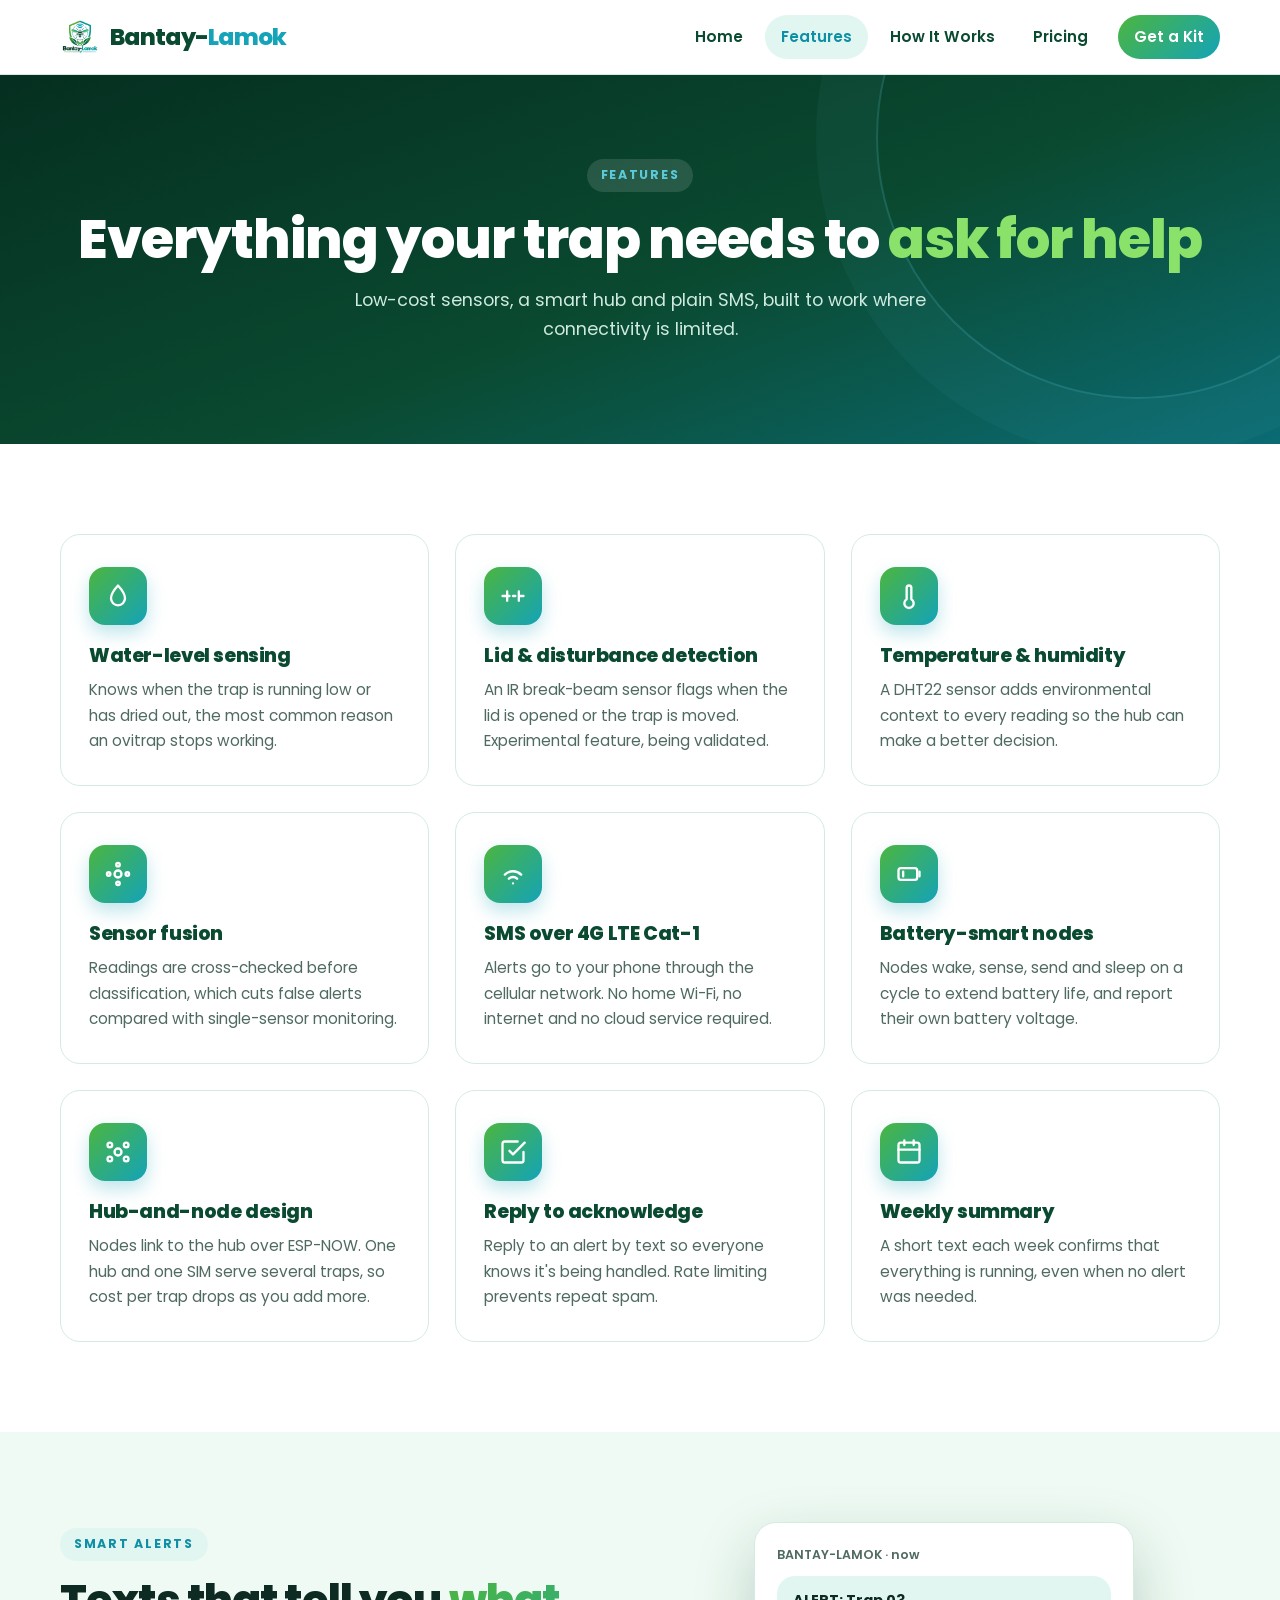
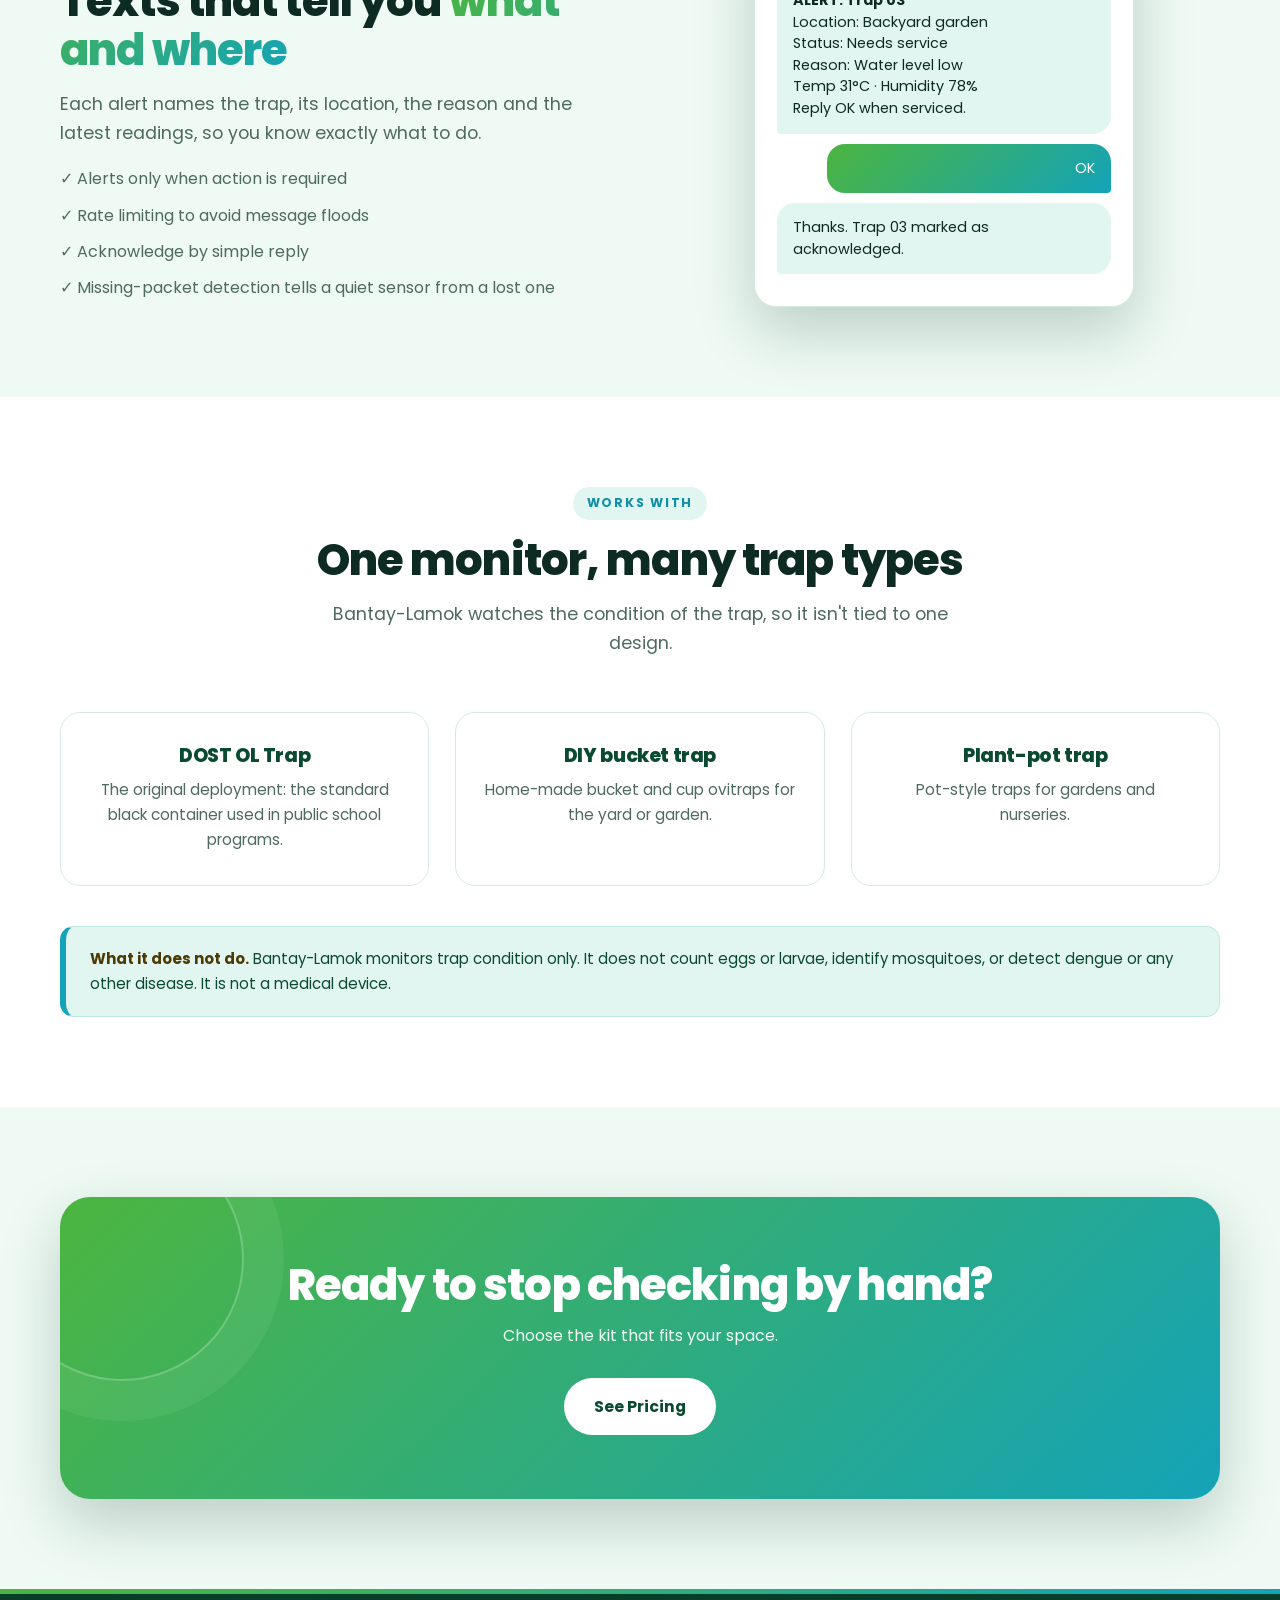
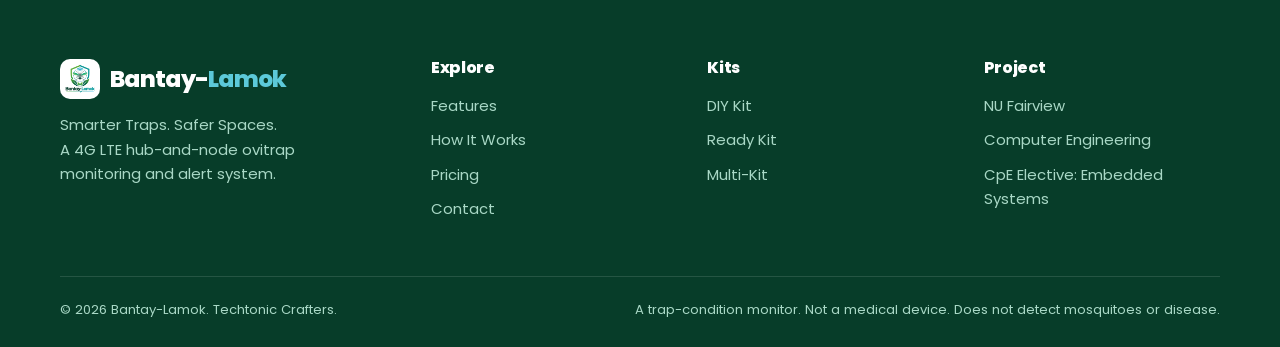
<file: features.html>
<!DOCTYPE html>
<html lang="en">
<head>
<meta charset="UTF-8">
<meta name="viewport" content="width=device-width, initial-scale=1">
<title>Features | Bantay-Lamok</title>
<meta name="description" content="Sensor fusion, SMS alerts over 4G LTE, hub-and-node design, long battery life and more.">
<link rel="icon" href="logo.png">
<link rel="preconnect" href="https://fonts.googleapis.com">
<link rel="preconnect" href="https://fonts.gstatic.com" crossorigin>
<link href="https://fonts.googleapis.com/css2?family=Poppins:wght@400;500;600;700;800&display=swap" rel="stylesheet">
<link rel="stylesheet" href="styles.css?v=2">
</head>
<body>

<header class="nav">
  <div class="container nav-inner">
    <a href="index.html" class="brand"><img src="logo.png" alt="" width="40" height="40" style="width:40px;height:40px;object-fit:contain"><span>Bantay-<b>Lamok</b></span></a>
    <button class="burger" aria-label="Menu"><span></span><span></span><span></span></button>
    <nav class="nav-links">
      <a href="index.html">Home</a>
      <a href="features.html" class="active">Features</a>
      <a href="how-it-works.html">How It Works</a>
      <a href="pricing.html">Pricing</a>
      <a href="contact.html" class="nav-cta">Get a Kit</a>
    </nav>
  </div>
</header>

<section class="page-hero">
  <div class="container">
    <span class="eyebrow">Features</span>
    <h1>Everything your trap needs to <span style="color:#8be26a">ask for help</span></h1>
    <p>Low-cost sensors, a smart hub and plain SMS, built to work where connectivity is limited.</p>
  </div>
</section>

<section>
  <div class="container">
    <div class="grid g3">
      <div class="card reveal"><div class="icon"><svg viewBox="0 0 24 24"><path d="M12 3s6 6.5 6 11a6 6 0 0 1-12 0c0-4.5 6-11 6-11z"/></svg></div><h3>Water-level sensing</h3><p>Knows when the trap is running low or has dried out, the most common reason an ovitrap stops working.</p></div>
      <div class="card reveal"><div class="icon"><svg viewBox="0 0 24 24"><path d="M3 12h4M17 12h4M7 8v8M17 8v8"/><path d="M7 12h10" stroke-dasharray="2 3"/></svg></div><h3>Lid &amp; disturbance detection</h3><p>An IR break-beam sensor flags when the lid is opened or the trap is moved. Experimental feature, being validated.</p></div>
      <div class="card reveal"><div class="icon"><svg viewBox="0 0 24 24"><path d="M14 14.8V5a2 2 0 0 0-4 0v9.8a4 4 0 1 0 4 0z"/></svg></div><h3>Temperature &amp; humidity</h3><p>A DHT22 sensor adds environmental context to every reading so the hub can make a better decision.</p></div>
      <div class="card reveal"><div class="icon"><svg viewBox="0 0 24 24"><circle cx="12" cy="12" r="3"/><circle cx="4" cy="12" r="1.5"/><circle cx="20" cy="12" r="1.5"/><circle cx="12" cy="4" r="1.5"/><circle cx="12" cy="20" r="1.5"/></svg></div><h3>Sensor fusion</h3><p>Readings are cross-checked before classification, which cuts false alerts compared with single-sensor monitoring.</p></div>
      <div class="card reveal"><div class="icon"><svg viewBox="0 0 24 24"><path d="M5 12.5a10 10 0 0 1 14 0M8.5 16a5 5 0 0 1 7 0M12 20h.01"/></svg></div><h3>SMS over 4G LTE Cat-1</h3><p>Alerts go to your phone through the cellular network. No home Wi-Fi, no internet and no cloud service required.</p></div>
      <div class="card reveal"><div class="icon"><svg viewBox="0 0 24 24"><rect x="3" y="7" width="16" height="10" rx="2"/><path d="M21 10v4M7 10v4"/></svg></div><h3>Battery-smart nodes</h3><p>Nodes wake, sense, send and sleep on a cycle to extend battery life, and report their own battery voltage.</p></div>
      <div class="card reveal"><div class="icon"><svg viewBox="0 0 24 24"><circle cx="12" cy="12" r="3"/><circle cx="5" cy="6" r="2"/><circle cx="19" cy="6" r="2"/><circle cx="5" cy="18" r="2"/><circle cx="19" cy="18" r="2"/></svg></div><h3>Hub-and-node design</h3><p>Nodes link to the hub over ESP-NOW. One hub and one SIM serve several traps, so cost per trap drops as you add more.</p></div>
      <div class="card reveal"><div class="icon"><svg viewBox="0 0 24 24"><path d="M9 11l3 3L22 4"/><path d="M21 12v7a2 2 0 0 1-2 2H5a2 2 0 0 1-2-2V5a2 2 0 0 1 2-2h11"/></svg></div><h3>Reply to acknowledge</h3><p>Reply to an alert by text so everyone knows it's being handled. Rate limiting prevents repeat spam.</p></div>
      <div class="card reveal"><div class="icon"><svg viewBox="0 0 24 24"><rect x="3" y="4" width="18" height="17" rx="2"/><path d="M16 2v4M8 2v4M3 10h18"/></svg></div><h3>Weekly summary</h3><p>A short text each week confirms that everything is running, even when no alert was needed.</p></div>
    </div>
  </div>
</section>

<section class="bg-mint">
  <div class="container split">
    <div class="reveal">
      <span class="eyebrow">Smart Alerts</span>
      <h2>Texts that tell you <span class="grad-text">what and where</span></h2>
      <p class="lead" style="margin:14px 0 18px">Each alert names the trap, its location, the reason and the latest readings, so you know exactly what to do.</p>
      <ul class="grid" style="gap:10px;color:var(--muted)">
        <li>✓ Alerts only when action is required</li>
        <li>✓ Rate limiting to avoid message floods</li>
        <li>✓ Acknowledge by simple reply</li>
        <li>✓ Missing-packet detection tells a quiet sensor from a lost one</li>
      </ul>
    </div>
    <div class="sms reveal" style="margin-inline:auto">
      <div class="from">BANTAY-LAMOK · now</div>
      <div class="bubble"><b>ALERT: Trap 03</b><br>Location: Backyard garden<br>Status: Needs service<br>Reason: Water level low<br>Temp 31°C · Humidity 78%<br>Reply OK when serviced.</div>
      <div class="bubble me">OK</div>
      <div class="bubble">Thanks. Trap 03 marked as acknowledged.</div>
    </div>
  </div>
</section>

<section>
  <div class="container">
    <div class="section-head center reveal">
      <span class="eyebrow">Works With</span>
      <h2>One monitor, many trap types</h2>
      <p class="lead">Bantay-Lamok watches the condition of the trap, so it isn't tied to one design.</p>
    </div>
    <div class="grid g3">
      <div class="card reveal center"><h3>DOST OL Trap</h3><p>The original deployment: the standard black container used in public school programs.</p></div>
      <div class="card reveal center"><h3>DIY bucket trap</h3><p>Home-made bucket and cup ovitraps for the yard or garden.</p></div>
      <div class="card reveal center"><h3>Plant-pot trap</h3><p>Pot-style traps for gardens and nurseries.</p></div>
    </div>
    <div class="notice teal reveal" style="margin-top:40px"><strong>What it does not do.</strong> Bantay-Lamok monitors trap condition only. It does not count eggs or larvae, identify mosquitoes, or detect dengue or any other disease. It is not a medical device.</div>
  </div>
</section>

<section class="bg-mint">
  <div class="container">
    <div class="cta reveal">
      <h2>Ready to stop checking by hand?</h2>
      <p>Choose the kit that fits your space.</p>
      <a href="pricing.html" class="btn">See Pricing</a>
    </div>
  </div>
</section>

<footer>
  <div class="container">
    <div class="foot-grid">
      <div>
        <a href="index.html" class="brand"><img src="logo.png" alt="" style="width:40px;height:40px;object-fit:contain;background:#fff;border-radius:10px;padding:3px"><span>Bantay-<b>Lamok</b></span></a>
        <p style="font-size:.93rem;max-width:300px">Smarter Traps. Safer Spaces.<br>A 4G LTE hub-and-node ovitrap monitoring and alert system.</p>
      </div>
      <div><h4>Explore</h4><ul><li><a href="features.html">Features</a></li><li><a href="how-it-works.html">How It Works</a></li><li><a href="pricing.html">Pricing</a></li><li><a href="contact.html">Contact</a></li></ul></div>
      <div><h4>Kits</h4><ul><li><a href="pricing.html">DIY Kit</a></li><li><a href="pricing.html">Ready Kit</a></li><li><a href="pricing.html">Multi-Kit</a></li></ul></div>
      <div><h4>Project</h4><ul><li>NU Fairview</li><li>Computer Engineering</li><li>CpE Elective: Embedded Systems</li></ul></div>
    </div>
    <div class="foot-bottom">
      <span>&copy; 2026 Bantay-Lamok. Techtonic Crafters.</span>
      <span>A trap-condition monitor. Not a medical device. Does not detect mosquitoes or disease.</span>
    </div>
  </div>
</footer>
<script src="script.js"></script>
</body>
</html>
</file>
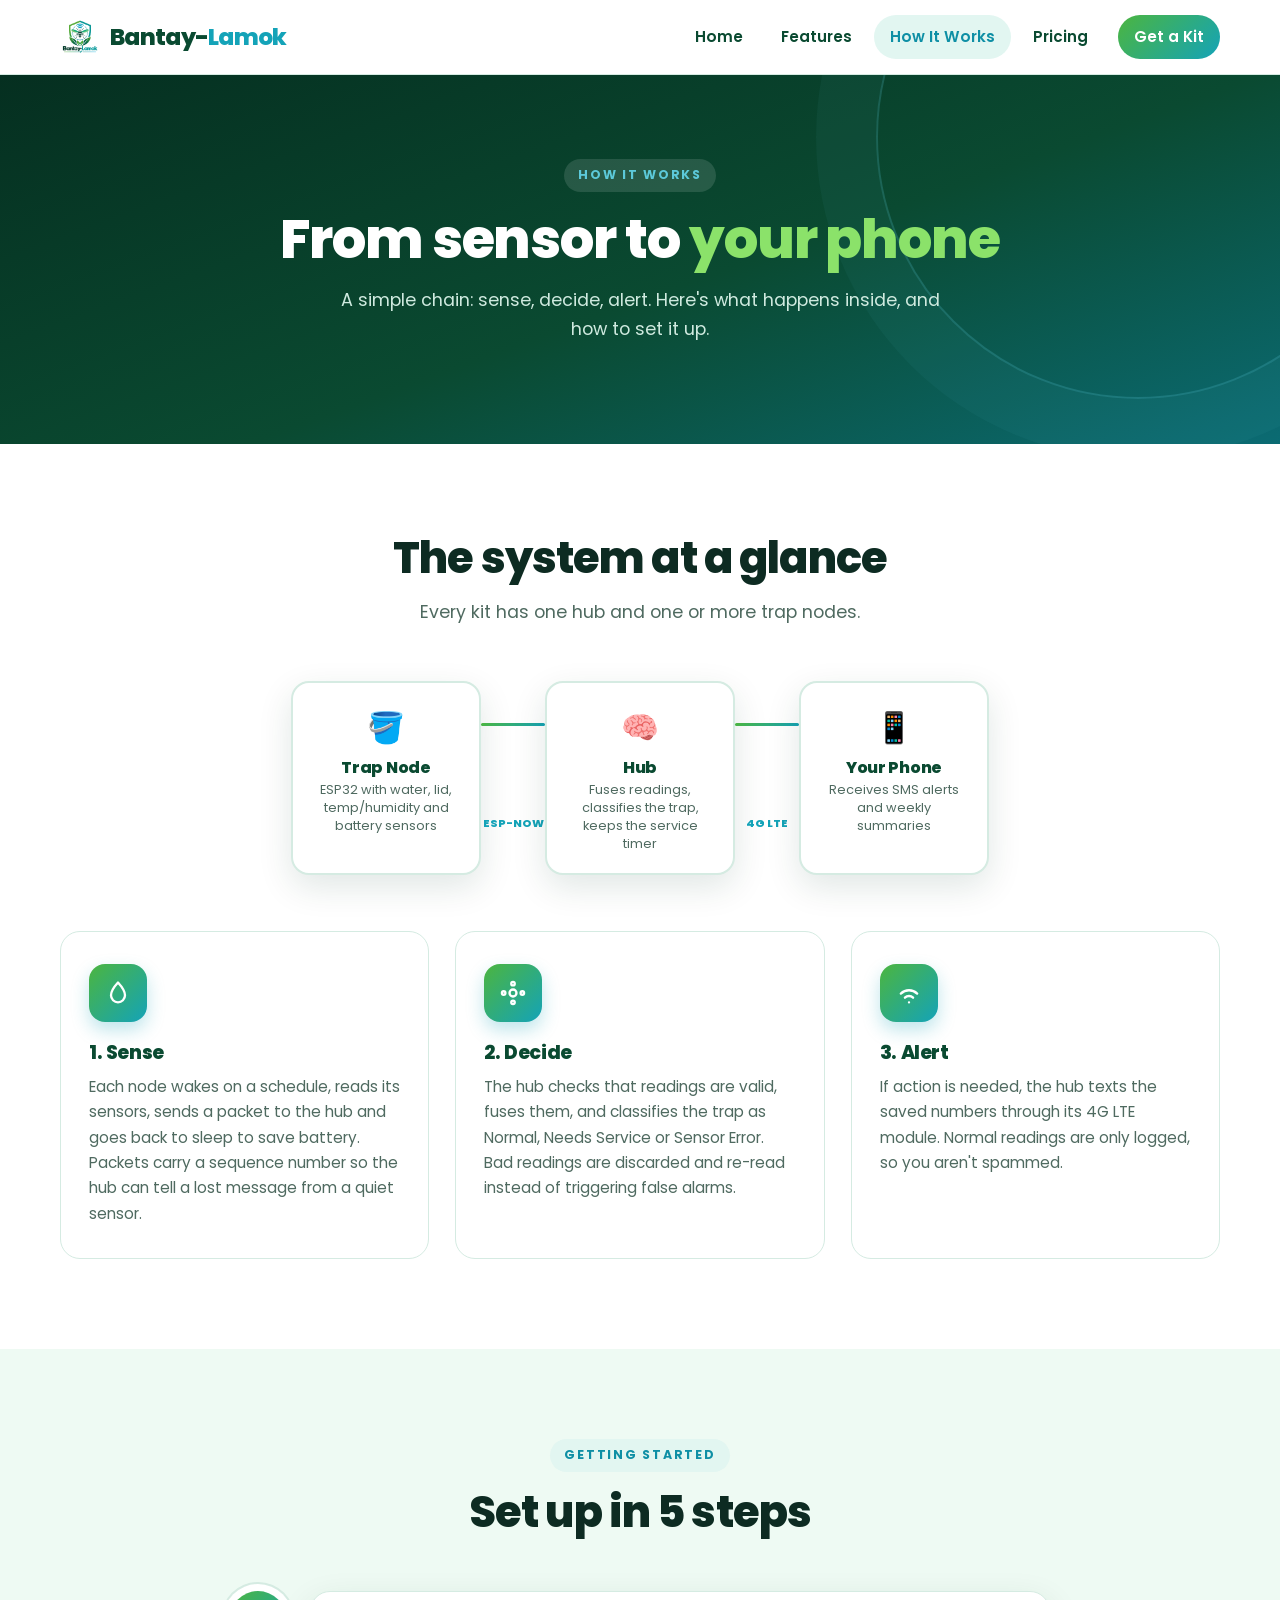
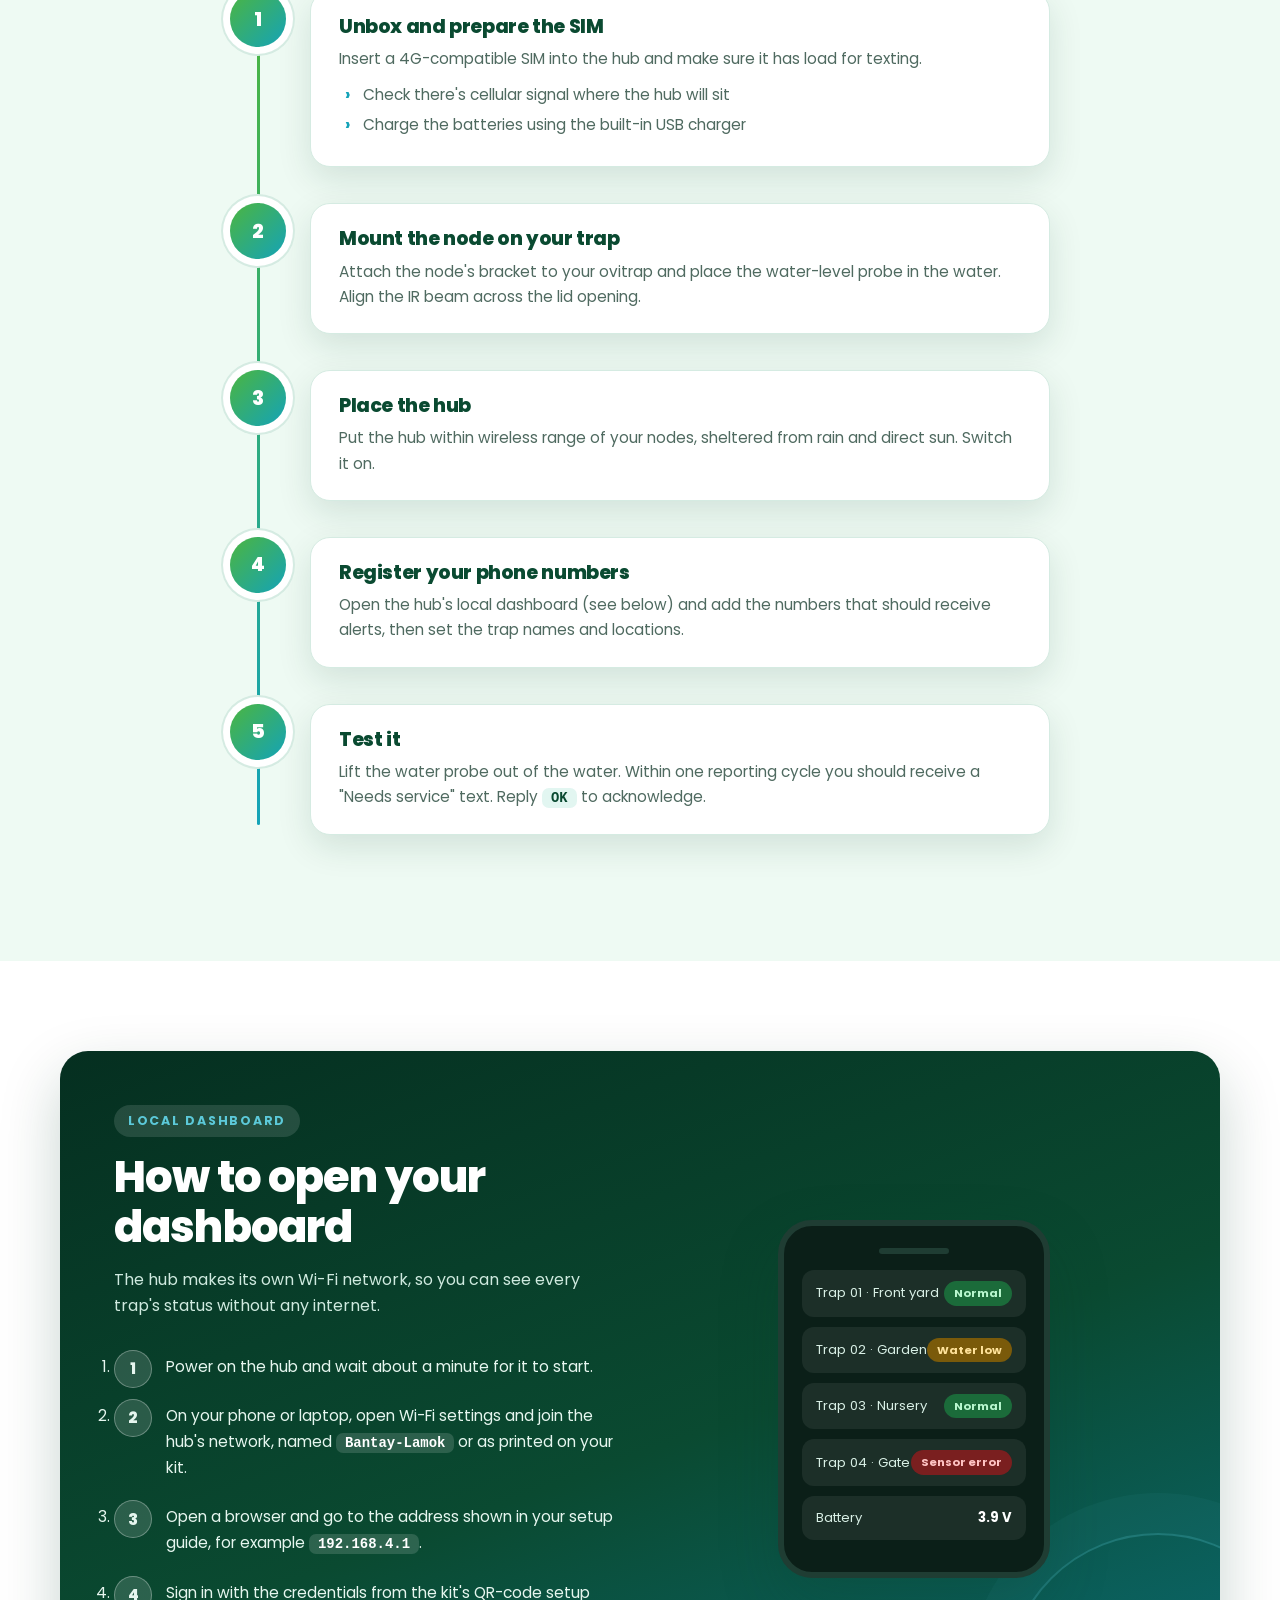
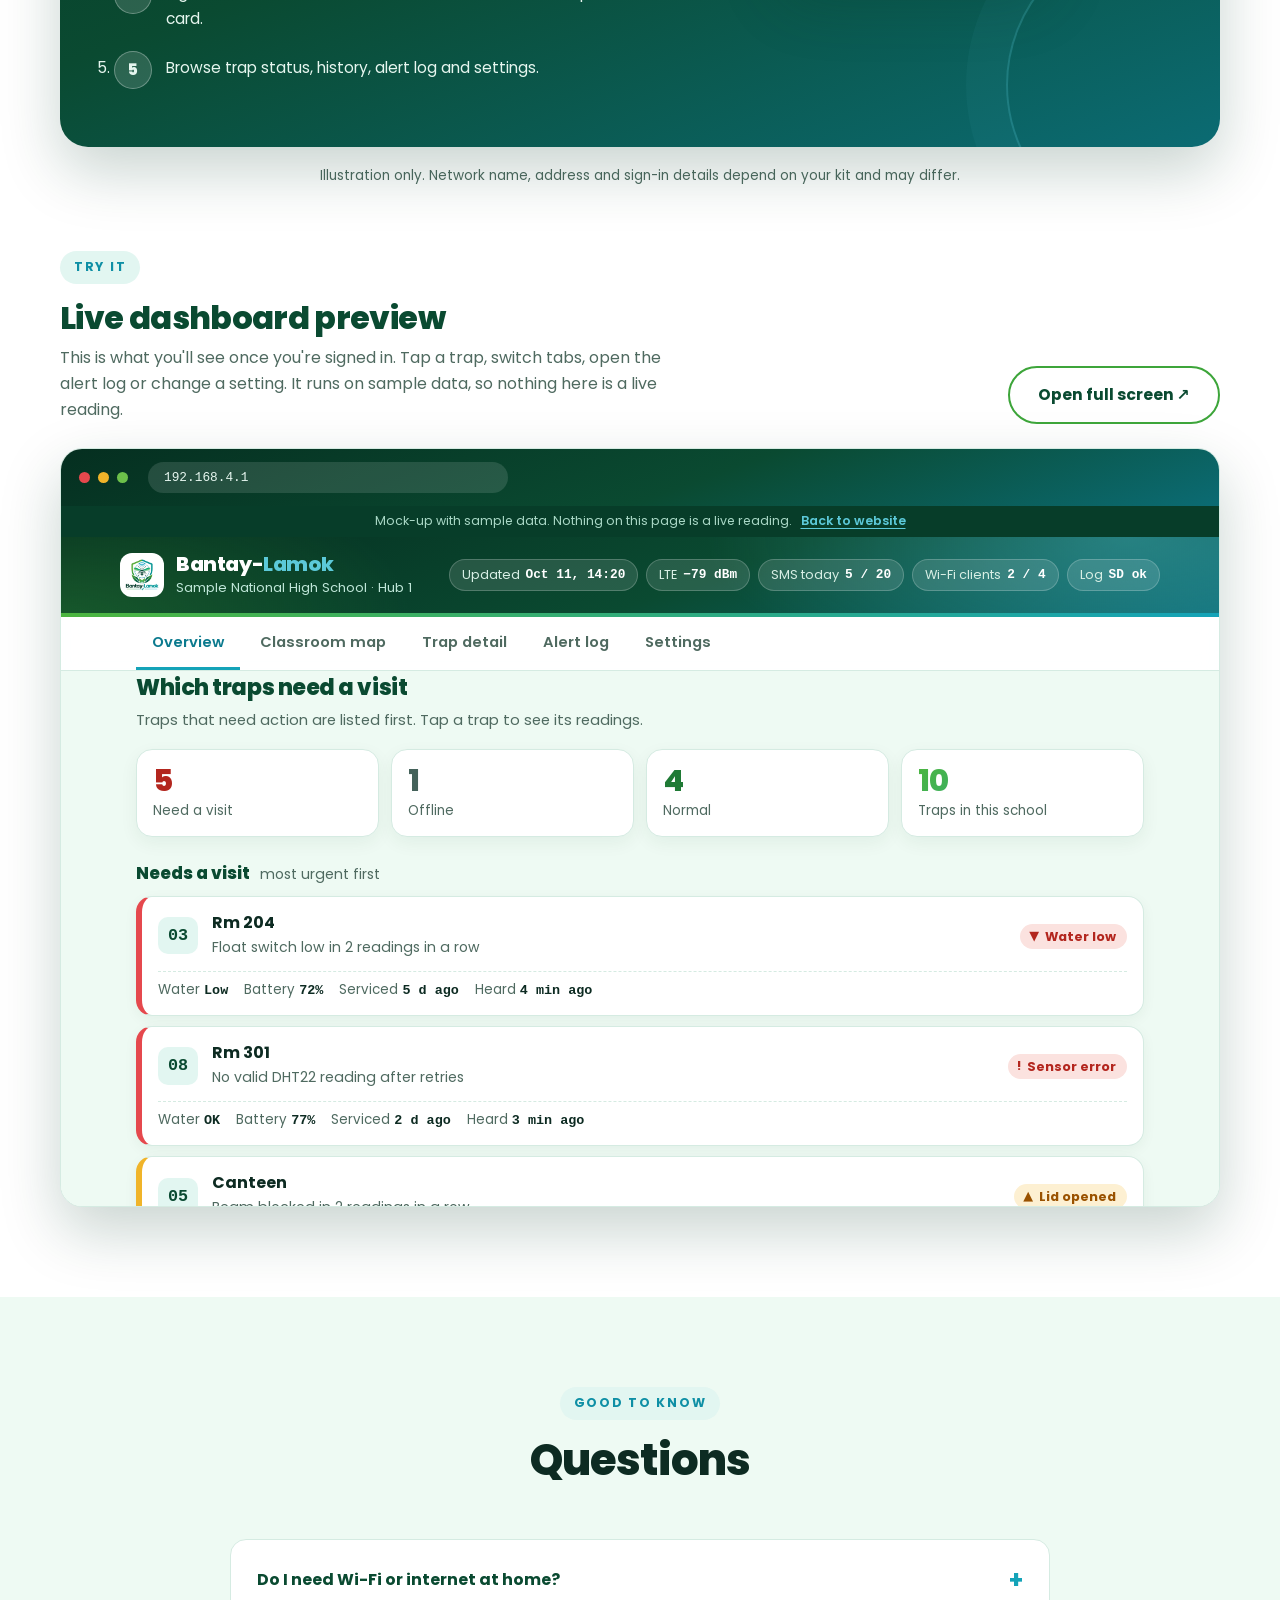
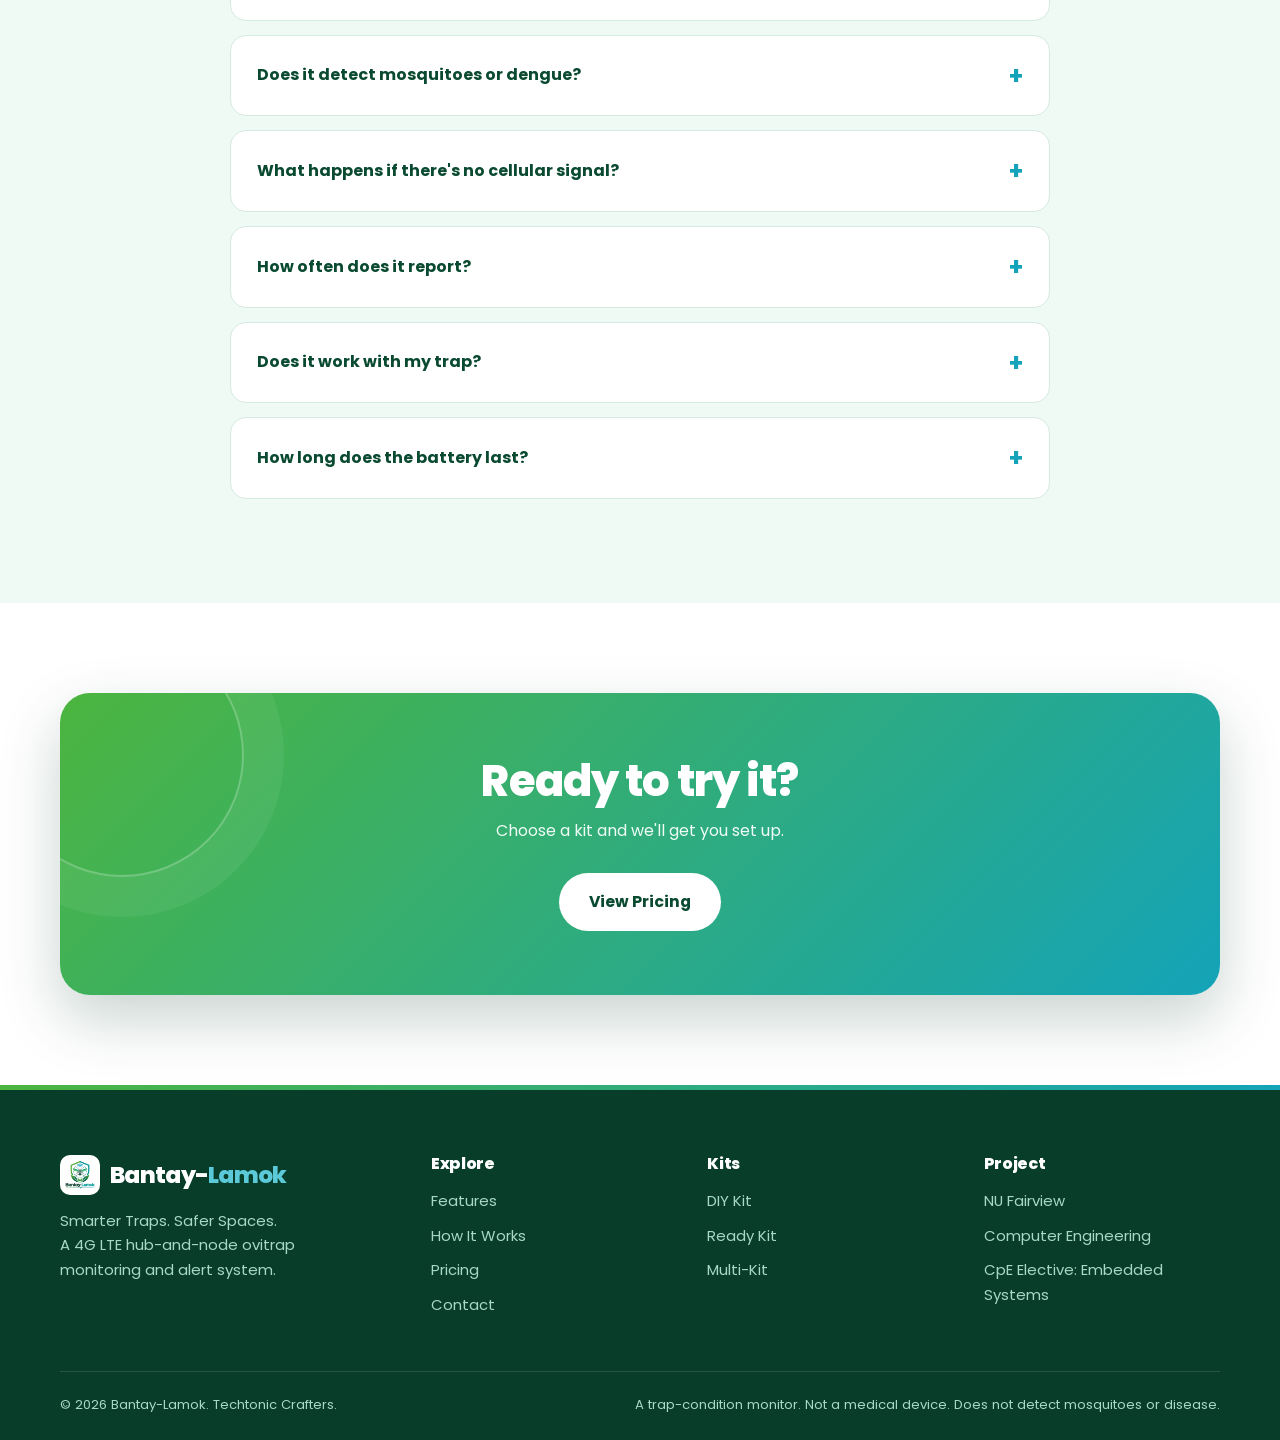
<file: how-it-works.html>
<!DOCTYPE html>
<html lang="en">
<head>
<meta charset="UTF-8">
<meta name="viewport" content="width=device-width, initial-scale=1">
<title>How It Works | Bantay-Lamok</title>
<meta name="description" content="How Bantay-Lamok senses, decides and alerts, plus a step-by-step setup and dashboard access guide.">
<link rel="icon" href="logo.png">
<link rel="preconnect" href="https://fonts.googleapis.com">
<link rel="preconnect" href="https://fonts.gstatic.com" crossorigin>
<link href="https://fonts.googleapis.com/css2?family=Poppins:wght@400;500;600;700;800&display=swap" rel="stylesheet">
<link rel="stylesheet" href="styles.css?v=3">
</head>
<body>

<header class="nav">
  <div class="container nav-inner">
    <a href="index.html" class="brand"><img src="logo.png" alt="" width="40" height="40" style="width:40px;height:40px;object-fit:contain"><span>Bantay-<b>Lamok</b></span></a>
    <button class="burger" aria-label="Menu"><span></span><span></span><span></span></button>
    <nav class="nav-links">
      <a href="index.html">Home</a>
      <a href="features.html">Features</a>
      <a href="how-it-works.html" class="active">How It Works</a>
      <a href="pricing.html">Pricing</a>
      <a href="contact.html" class="nav-cta">Get a Kit</a>
    </nav>
  </div>
</header>

<section class="page-hero">
  <div class="container">
    <span class="eyebrow">How It Works</span>
    <h1>From sensor to <span style="color:#8be26a">your phone</span></h1>
    <p>A simple chain: sense, decide, alert. Here's what happens inside, and how to set it up.</p>
  </div>
</section>

<section>
  <div class="container">
    <div class="section-head center reveal">
      <h2>The system at a glance</h2>
      <p class="lead">Every kit has one hub and one or more trap nodes.</p>
    </div>
    <div class="flow reveal">
      <div class="flow-node"><div class="emoji">🪣</div><h4>Trap Node</h4><small>ESP32 with water, lid, temp/humidity and battery sensors</small></div>
      <div class="flow-arrow">ESP-NOW</div>
      <div class="flow-node"><div class="emoji">🧠</div><h4>Hub</h4><small>Fuses readings, classifies the trap, keeps the service timer</small></div>
      <div class="flow-arrow">4G LTE</div>
      <div class="flow-node"><div class="emoji">📱</div><h4>Your Phone</h4><small>Receives SMS alerts and weekly summaries</small></div>
    </div>
    <div class="grid g3" style="margin-top:56px">
      <div class="card reveal"><div class="icon"><svg viewBox="0 0 24 24"><path d="M12 3s6 6.5 6 11a6 6 0 0 1-12 0c0-4.5 6-11 6-11z"/></svg></div><h3>1. Sense</h3><p>Each node wakes on a schedule, reads its sensors, sends a packet to the hub and goes back to sleep to save battery. Packets carry a sequence number so the hub can tell a lost message from a quiet sensor.</p></div>
      <div class="card reveal"><div class="icon"><svg viewBox="0 0 24 24"><circle cx="12" cy="12" r="3"/><circle cx="4" cy="12" r="1.5"/><circle cx="20" cy="12" r="1.5"/><circle cx="12" cy="4" r="1.5"/><circle cx="12" cy="20" r="1.5"/></svg></div><h3>2. Decide</h3><p>The hub checks that readings are valid, fuses them, and classifies the trap as Normal, Needs Service or Sensor Error. Bad readings are discarded and re-read instead of triggering false alarms.</p></div>
      <div class="card reveal"><div class="icon"><svg viewBox="0 0 24 24"><path d="M5 12.5a10 10 0 0 1 14 0M8.5 16a5 5 0 0 1 7 0M12 20h.01"/></svg></div><h3>3. Alert</h3><p>If action is needed, the hub texts the saved numbers through its 4G LTE module. Normal readings are only logged, so you aren't spammed.</p></div>
    </div>
  </div>
</section>

<section class="bg-mint">
  <div class="container">
    <div class="section-head center reveal">
      <span class="eyebrow">Getting Started</span>
      <h2>Set up in 5 steps</h2>
    </div>
    <div class="timeline">
      <div class="t-item reveal"><div class="t-num">1</div><div class="t-body"><h3>Unbox and prepare the SIM</h3><p>Insert a 4G-compatible SIM into the hub and make sure it has load for texting.</p><ul><li>Check there's cellular signal where the hub will sit</li><li>Charge the batteries using the built-in USB charger</li></ul></div></div>
      <div class="t-item reveal"><div class="t-num">2</div><div class="t-body"><h3>Mount the node on your trap</h3><p>Attach the node's bracket to your ovitrap and place the water-level probe in the water. Align the IR beam across the lid opening.</p></div></div>
      <div class="t-item reveal"><div class="t-num">3</div><div class="t-body"><h3>Place the hub</h3><p>Put the hub within wireless range of your nodes, sheltered from rain and direct sun. Switch it on.</p></div></div>
      <div class="t-item reveal"><div class="t-num">4</div><div class="t-body"><h3>Register your phone numbers</h3><p>Open the hub's local dashboard (see below) and add the numbers that should receive alerts, then set the trap names and locations.</p></div></div>
      <div class="t-item reveal"><div class="t-num">5</div><div class="t-body"><h3>Test it</h3><p>Lift the water probe out of the water. Within one reporting cycle you should receive a "Needs service" text. Reply <code>OK</code> to acknowledge.</p></div></div>
    </div>
  </div>
</section>

<section>
  <div class="container">
    <div class="access reveal">
      <div style="position:relative;z-index:2">
        <span class="eyebrow" style="background:rgba(255,255,255,.12);color:#5cc9d9">Local Dashboard</span>
        <h2>How to open your dashboard</h2>
        <p>The hub makes its own Wi-Fi network, so you can see every trap's status without any internet.</p>
        <ol>
          <li>Power on the hub and wait about a minute for it to start.</li>
          <li>On your phone or laptop, open Wi-Fi settings and join the hub's network, named <code>Bantay-Lamok</code> or as printed on your kit.</li>
          <li>Open a browser and go to the address shown in your setup guide, for example <code>192.168.4.1</code>.</li>
          <li>Sign in with the credentials from the kit's QR-code setup card.</li>
          <li>Browse trap status, history, alert log and settings.</li>
        </ol>
      </div>
      <div class="phone">
        <div class="bar"></div>
        <div class="row"><span>Trap 01 · Front yard</span><span class="pill ok">Normal</span></div>
        <div class="row"><span>Trap 02 · Garden</span><span class="pill warn">Water low</span></div>
        <div class="row"><span>Trap 03 · Nursery</span><span class="pill ok">Normal</span></div>
        <div class="row"><span>Trap 04 · Gate</span><span class="pill err">Sensor error</span></div>
        <div class="row"><span>Battery</span><strong>3.9 V</strong></div>
      </div>
    </div>
    <p class="center" style="margin-top:18px;font-size:.85rem;color:var(--muted)">Illustration only. Network name, address and sign-in details depend on your kit and may differ.</p>

    <div class="demo reveal" id="live-demo">
      <div class="demo-head">
        <div>
          <span class="eyebrow">Try It</span>
          <h3>Live dashboard preview</h3>
          <p>This is what you'll see once you're signed in. Tap a trap, switch tabs, open the alert log or change a setting. It runs on sample data, so nothing here is a live reading.</p>
        </div>
        <a href="bantay-lamok-dashboard.html" target="_blank" rel="noopener" class="btn btn-outline">Open full screen &#8599;</a>
      </div>
      <div class="browser">
        <div class="browser-bar"><i></i><i></i><i></i><span class="url">192.168.4.1</span></div>
        <iframe src="bantay-lamok-dashboard.html" title="Bantay-Lamok local dashboard preview (sample data)" loading="lazy"></iframe>
      </div>
    </div>
  </div>
</section>

<section class="bg-mint">
  <div class="container">
    <div class="section-head center reveal">
      <span class="eyebrow">Good to Know</span>
      <h2>Questions</h2>
    </div>
    <div class="faq">
      <details><summary>Do I need Wi-Fi or internet at home?</summary><p>No. Alerts go out by SMS over 4G LTE. The dashboard runs on the hub's own Wi-Fi and doesn't need internet either. You only need a SIM card with load.</p></details>
      <details><summary>Does it detect mosquitoes or dengue?</summary><p>No. Bantay-Lamok monitors the condition of the trap (water, disturbance, environment and battery) and reminds you when it needs attention. It isn't a medical device and makes no disease claims.</p></details>
      <details><summary>What happens if there's no cellular signal?</summary><p>SMS delivery depends on network coverage at the hub's location. Check signal before installing, and place the hub where reception is good.</p></details>
      <details><summary>How often does it report?</summary><p>Nodes report on a schedule, for example every few minutes in the prototype. The hub texts you only when action is needed, plus a weekly summary.</p></details>
      <details><summary>Does it work with my trap?</summary><p>It's designed for the DOST OL Trap, DIY bucket traps and plant-pot traps. Mounting brackets are provided in the Ready Kit.</p></details>
      <details><summary>How long does the battery last?</summary><p>Battery life is being measured in testing. Nodes use a wake-sense-send-sleep cycle to extend it, and the hub warns you when a node's battery is low.</p></details>
    </div>
  </div>
</section>

<section>
  <div class="container">
    <div class="cta reveal">
      <h2>Ready to try it?</h2>
      <p>Choose a kit and we'll get you set up.</p>
      <a href="pricing.html" class="btn">View Pricing</a>
    </div>
  </div>
</section>

<footer>
  <div class="container">
    <div class="foot-grid">
      <div>
        <a href="index.html" class="brand"><img src="logo.png" alt="" style="width:40px;height:40px;object-fit:contain;background:#fff;border-radius:10px;padding:3px"><span>Bantay-<b>Lamok</b></span></a>
        <p style="font-size:.93rem;max-width:300px">Smarter Traps. Safer Spaces.<br>A 4G LTE hub-and-node ovitrap monitoring and alert system.</p>
      </div>
      <div><h4>Explore</h4><ul><li><a href="features.html">Features</a></li><li><a href="how-it-works.html">How It Works</a></li><li><a href="pricing.html">Pricing</a></li><li><a href="contact.html">Contact</a></li></ul></div>
      <div><h4>Kits</h4><ul><li><a href="pricing.html">DIY Kit</a></li><li><a href="pricing.html">Ready Kit</a></li><li><a href="pricing.html">Multi-Kit</a></li></ul></div>
      <div><h4>Project</h4><ul><li>NU Fairview</li><li>Computer Engineering</li><li>CpE Elective: Embedded Systems</li></ul></div>
    </div>
    <div class="foot-bottom">
      <span>&copy; 2026 Bantay-Lamok. Techtonic Crafters.</span>
      <span>A trap-condition monitor. Not a medical device. Does not detect mosquitoes or disease.</span>
    </div>
  </div>
</footer>
<script src="script.js"></script>
</body>
</html>
</file>
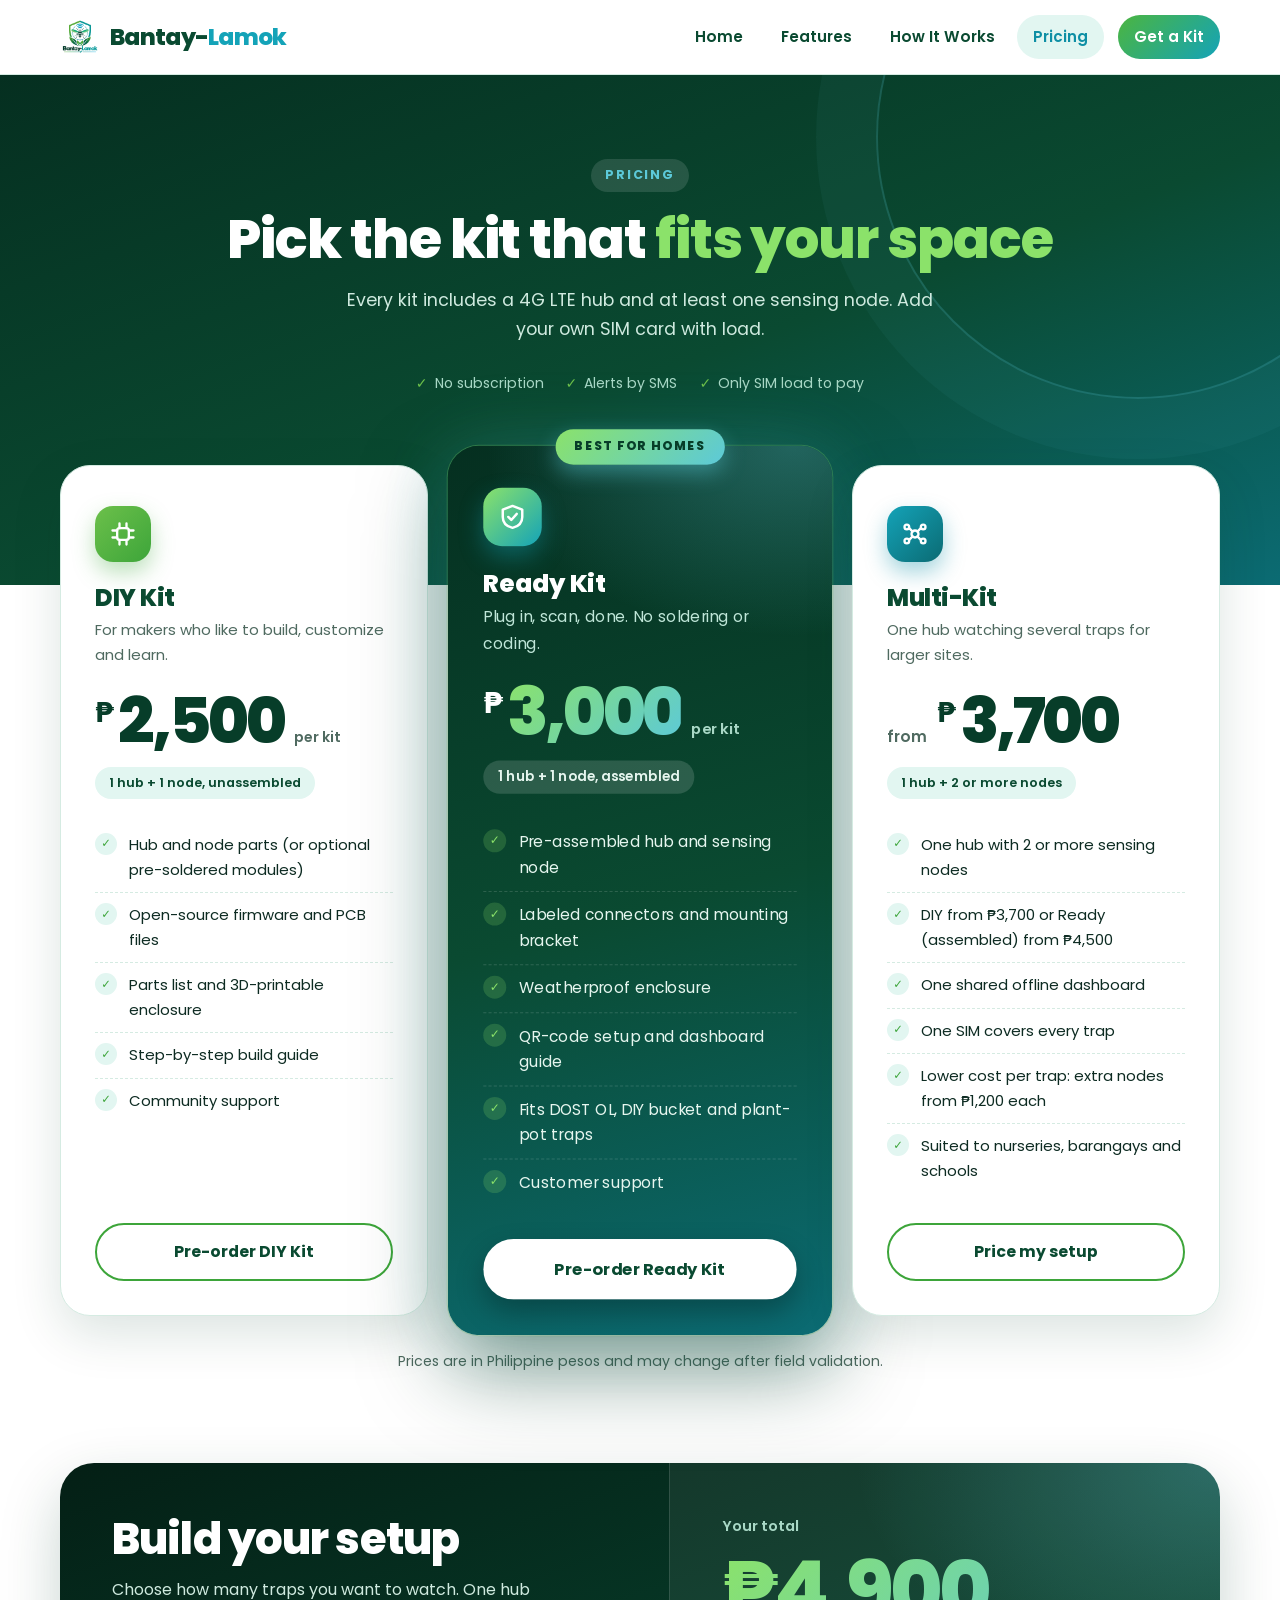
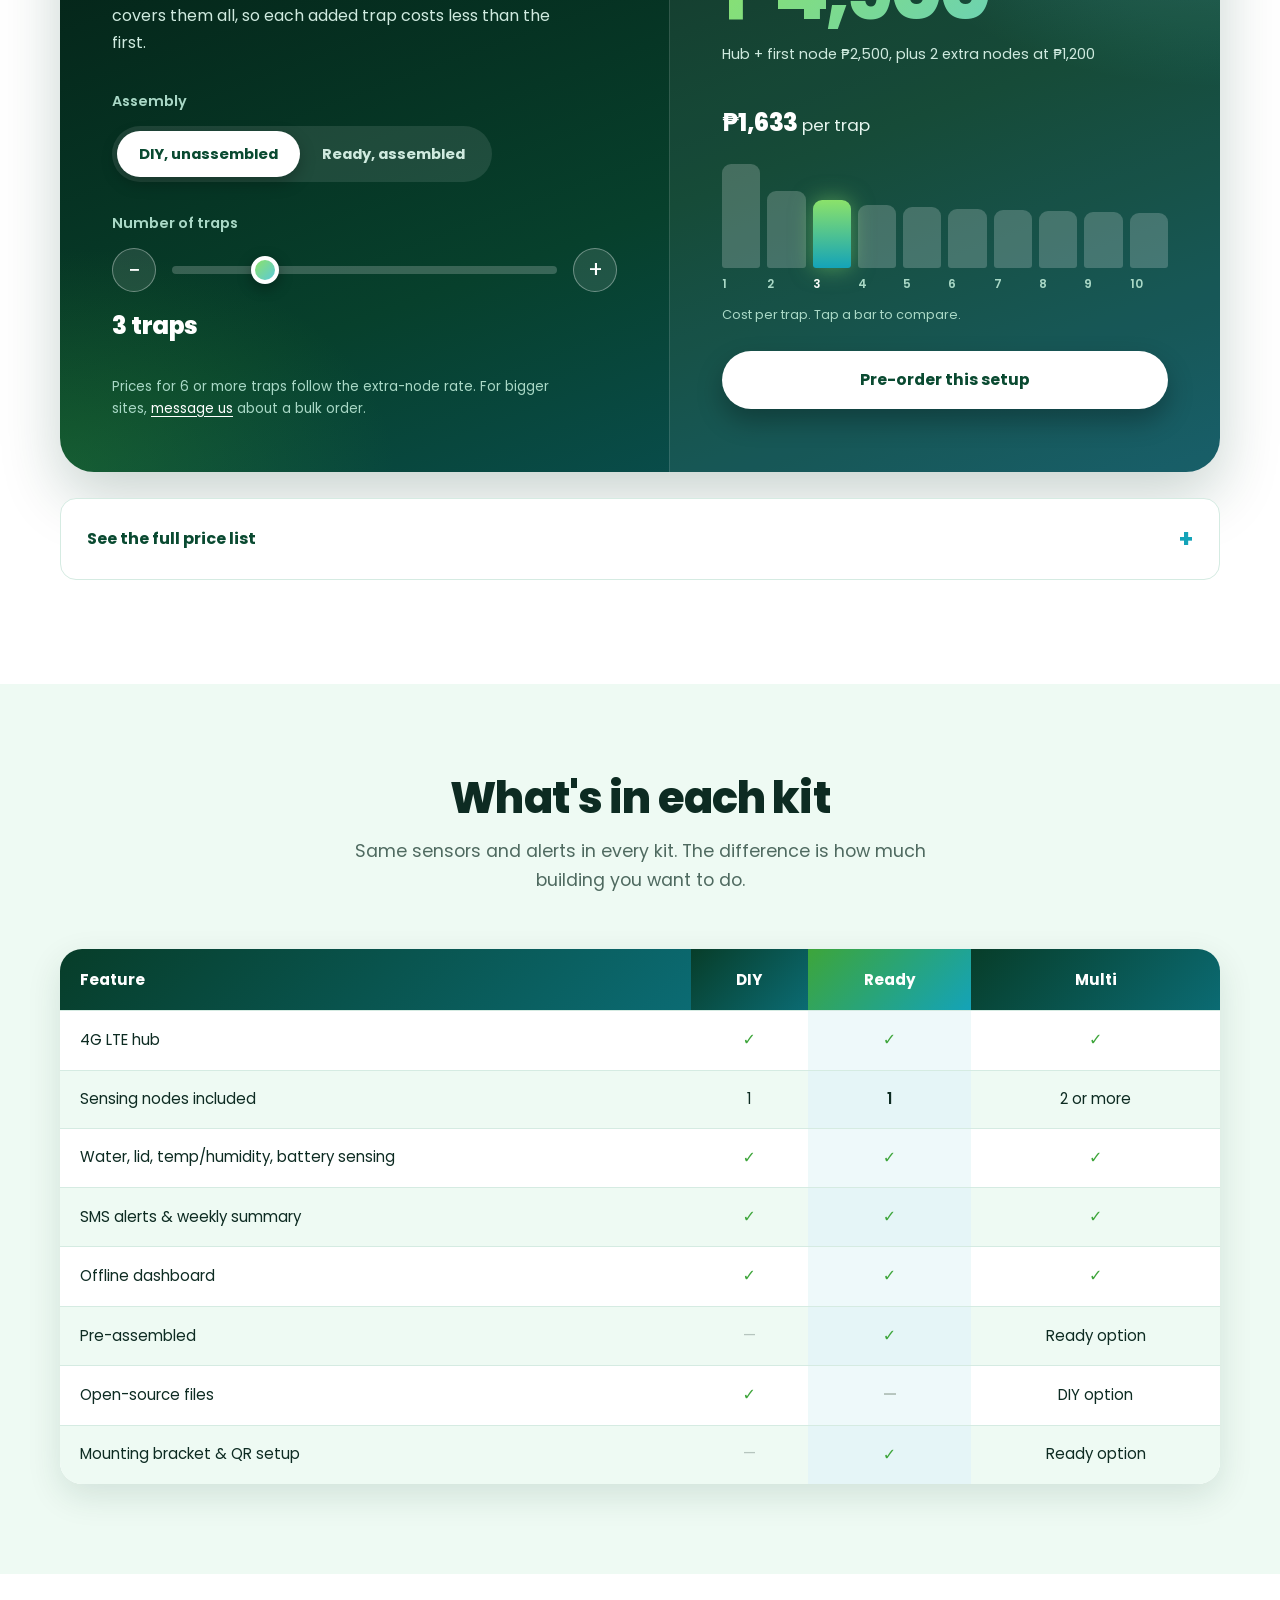
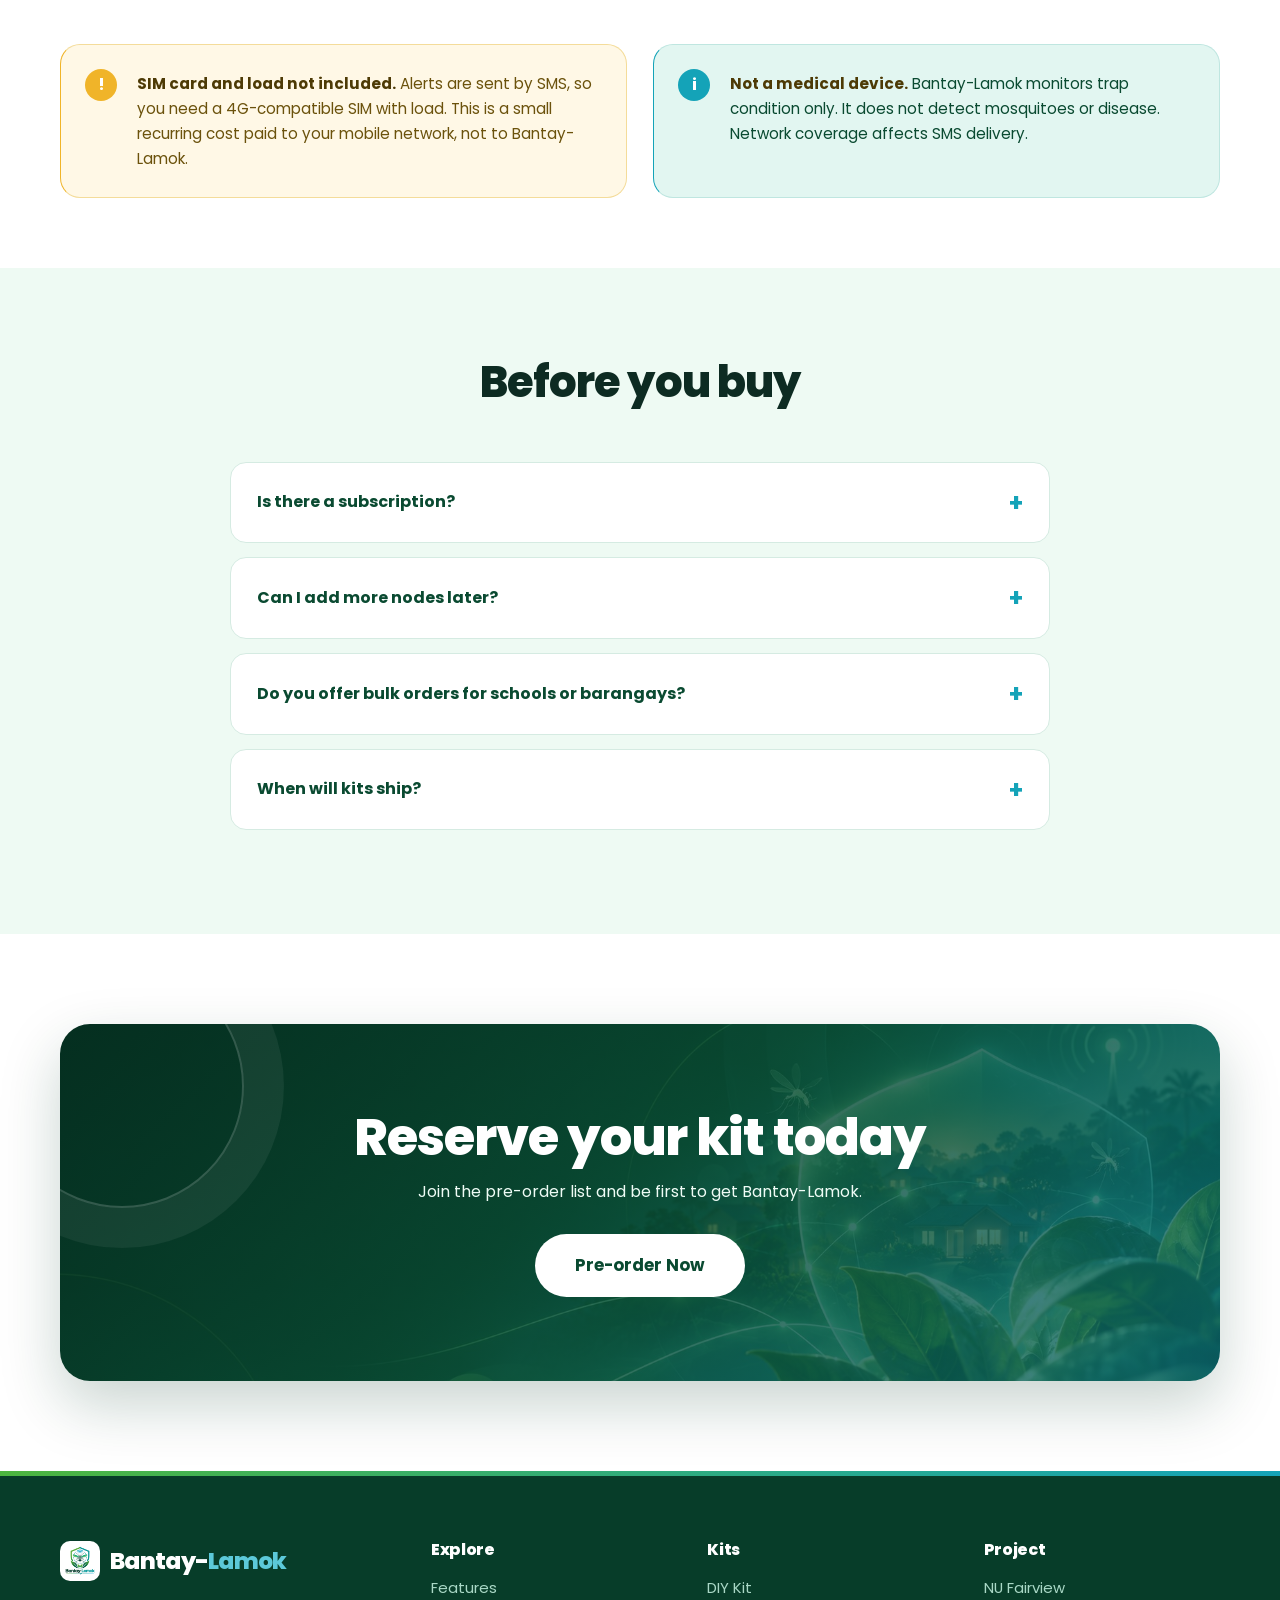
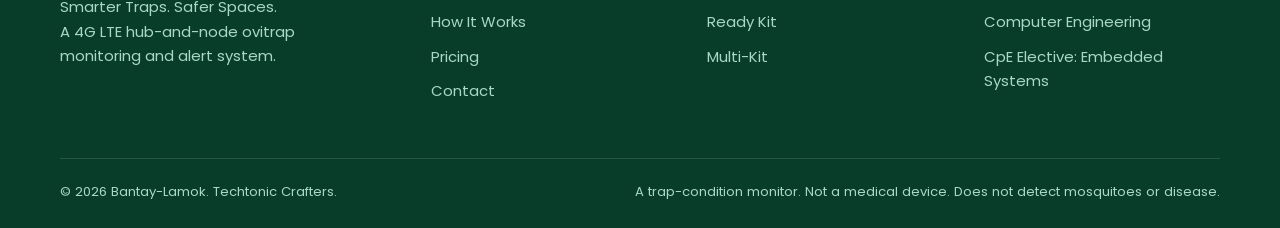
<file: pricing.html>
<!DOCTYPE html>
<html lang="en">
<head>
<meta charset="UTF-8">
<meta name="viewport" content="width=device-width, initial-scale=1">
<title>Pricing | Bantay-Lamok</title>
<meta name="description" content="Bantay-Lamok kits: DIY, Ready and Multi. All include a 4G LTE hub and sensing nodes. SIM and load required.">
<link rel="icon" href="logo.png">
<link rel="preconnect" href="https://fonts.googleapis.com">
<link rel="preconnect" href="https://fonts.gstatic.com" crossorigin>
<link href="https://fonts.googleapis.com/css2?family=Poppins:wght@400;500;600;700;800&display=swap" rel="stylesheet">
<link rel="stylesheet" href="styles.css?v=2">
<link rel="stylesheet" href="pricing.css?v=2">
</head>
<body class="pricing-page">

<header class="nav">
  <div class="container nav-inner">
    <a href="index.html" class="brand"><img src="logo.png" alt="" width="40" height="40" style="width:40px;height:40px;object-fit:contain"><span>Bantay-<b>Lamok</b></span></a>
    <button class="burger" aria-label="Menu"><span></span><span></span><span></span></button>
    <nav class="nav-links">
      <a href="index.html">Home</a>
      <a href="features.html">Features</a>
      <a href="how-it-works.html">How It Works</a>
      <a href="pricing.html" class="active">Pricing</a>
      <a href="contact.html" class="nav-cta">Get a Kit</a>
    </nav>
  </div>
</header>

<section class="page-hero price-hero">
  <div class="container">
    <span class="eyebrow">Pricing</span>
    <h1>Pick the kit that <span style="color:#8be26a">fits your space</span></h1>
    <p>Every kit includes a 4G LTE hub and at least one sensing node. Add your own SIM card with load.</p>
    <div class="hero-badges">
      <span>No subscription</span>
      <span>Alerts by SMS</span>
      <span>Only SIM load to pay</span>
    </div>
  </div>
</section>

<section class="plans-sec">
  <div class="container">
    <div class="plans">

      <article class="plan">
        <div class="plan-icon i-diy"><svg viewBox="0 0 24 24"><rect x="7" y="7" width="10" height="10" rx="2"/><path d="M9 3v4M15 3v4M9 17v4M15 17v4M3 9h4M3 15h4M17 9h4M17 15h4"/></svg></div>
        <h3>DIY Kit</h3>
        <p class="tag">For makers who like to build, customize and learn.</p>
        <div class="plan-price"><span class="cur">₱</span><span class="amt">2,500</span><span class="per">per kit</span></div>
        <span class="plan-spec">1 hub + 1 node, unassembled</span>
        <ul>
          <li>Hub and node parts (or optional pre-soldered modules)</li>
          <li>Open-source firmware and PCB files</li>
          <li>Parts list and 3D-printable enclosure</li>
          <li>Step-by-step build guide</li>
          <li>Community support</li>
        </ul>
        <a href="contact.html" class="btn btn-outline btn-block">Pre-order DIY Kit</a>
      </article>

      <article class="plan featured">
        <span class="ribbon">Best for Homes</span>
        <div class="plan-icon i-ready"><svg viewBox="0 0 24 24"><path d="M12 3l8 3v6c0 4.5-3.2 7.8-8 9-4.8-1.2-8-4.5-8-9V6z"/><path d="M8.5 12l2.5 2.5 4.5-5"/></svg></div>
        <h3>Ready Kit</h3>
        <p class="tag">Plug in, scan, done. No soldering or coding.</p>
        <div class="plan-price"><span class="cur">₱</span><span class="amt">3,000</span><span class="per">per kit</span></div>
        <span class="plan-spec">1 hub + 1 node, assembled</span>
        <ul>
          <li>Pre-assembled hub and sensing node</li>
          <li>Labeled connectors and mounting bracket</li>
          <li>Weatherproof enclosure</li>
          <li>QR-code setup and dashboard guide</li>
          <li>Fits DOST OL, DIY bucket and plant-pot traps</li>
          <li>Customer support</li>
        </ul>
        <a href="contact.html" class="btn btn-block">Pre-order Ready Kit</a>
      </article>

      <article class="plan">
        <div class="plan-icon i-multi"><svg viewBox="0 0 24 24"><circle cx="12" cy="12" r="3"/><circle cx="5" cy="6" r="2"/><circle cx="19" cy="6" r="2"/><circle cx="5" cy="18" r="2"/><circle cx="19" cy="18" r="2"/><path d="M7 7l3 3M17 7l-3 3M7 17l3-3M17 17l-3-3"/></svg></div>
        <h3>Multi-Kit</h3>
        <p class="tag">One hub watching several traps for larger sites.</p>
        <div class="plan-price"><span class="from">from</span><span class="cur">₱</span><span class="amt">3,700</span></div>
        <span class="plan-spec">1 hub + 2 or more nodes</span>
        <ul>
          <li>One hub with 2 or more sensing nodes</li>
          <li>DIY from ₱3,700 or Ready (assembled) from ₱4,500</li>
          <li>One shared offline dashboard</li>
          <li>One SIM covers every trap</li>
          <li>Lower cost per trap: extra nodes from ₱1,200 each</li>
          <li>Suited to nurseries, barangays and schools</li>
        </ul>
        <a href="#builder" class="btn btn-outline btn-block">Price my setup</a>
      </article>

    </div>
    <p class="price-foot">Prices are in Philippine pesos and may change after field validation.</p>
  </div>
</section>

<section class="builder-sec" id="builder">
  <div class="container">
    <div class="builder reveal">
      <div class="b-left">
        <h2>Build your setup</h2>
        <p class="b-lead">Choose how many traps you want to watch. One hub covers them all, so each added trap costs less than the first.</p>

        <div class="b-group">
          <span class="b-label" id="mode-label">Assembly</span>
          <div class="seg" role="radiogroup" aria-labelledby="mode-label">
            <button type="button" role="radio" aria-checked="true" data-mode="diy">DIY, unassembled</button>
            <button type="button" role="radio" aria-checked="false" data-mode="ready">Ready, assembled</button>
          </div>
        </div>

        <div class="b-group">
          <label class="b-label" for="nodes">Number of traps</label>
          <div class="stepper">
            <button type="button" id="minus" aria-label="Fewer traps">&minus;</button>
            <input type="range" id="nodes" min="1" max="10" value="3">
            <button type="button" id="plus" aria-label="More traps">+</button>
          </div>
          <output id="count" for="nodes" class="b-count">3 traps</output>
        </div>

        <p class="b-note">Prices for 6 or more traps follow the extra-node rate. For bigger sites, <a href="contact.html">message us</a> about a bulk order.</p>
      </div>

      <div class="b-right">
        <span class="b-label">Your total</span>
        <div class="total" id="total" aria-live="polite">₱4,900</div>
        <p class="breakdown" id="breakdown">Hub + first node ₱2,500, plus 2 extra nodes at ₱1,200</p>

        <div class="pertrap"><strong id="pertrap">₱1,633</strong> per trap</div>

        <div class="bars" id="bars" role="group" aria-label="Cost per trap by number of traps"></div>
        <p class="bars-cap">Cost per trap. Tap a bar to compare.</p>

        <a href="contact.html" class="btn btn-block b-cta">Pre-order this setup</a>
      </div>
    </div>

    <details class="pricelist reveal">
      <summary>See the full price list</summary>
      <div class="pl-inner">
        <div class="table-wrap">
          <table>
            <thead><tr><th>Number of nodes</th><th>DIY Multi-Kit</th><th>Ready Multi-Kit</th></tr></thead>
            <tbody>
              <tr><td>2</td><td>₱3,700</td><td>₱4,500</td></tr>
              <tr><td>3</td><td>₱4,900</td><td>₱6,000</td></tr>
              <tr><td>4</td><td>₱6,100</td><td>₱7,500</td></tr>
              <tr><td>5</td><td>₱7,300</td><td>₱9,000</td></tr>
            </tbody>
          </table>
        </div>
        <div class="table-wrap">
          <table>
            <thead><tr><th>Additional node</th><th>Price</th></tr></thead>
            <tbody>
              <tr><td>DIY Node (unassembled)</td><td>₱1,200</td></tr>
              <tr><td>Ready Node (assembled)</td><td>₱1,500</td></tr>
              </tbody>
          </table>
        </div>
      </div>
    </details>
  </div>
</section>

<section class="compare-sec">
  <div class="container">
    <div class="section-head center reveal">
      <h2>What's in each kit</h2>
      <p class="lead">Same sensors and alerts in every kit. The difference is how much building you want to do.</p>
    </div>
    <div class="table-wrap compare reveal">
      <table>
        <thead><tr><th>Feature</th><th>DIY</th><th>Ready</th><th>Multi</th></tr></thead>
        <tbody>
          <tr><td>4G LTE hub</td><td class="yes">✓</td><td class="yes">✓</td><td class="yes">✓</td></tr>
          <tr><td>Sensing nodes included</td><td>1</td><td>1</td><td>2 or more</td></tr>
          <tr><td>Water, lid, temp/humidity, battery sensing</td><td class="yes">✓</td><td class="yes">✓</td><td class="yes">✓</td></tr>
          <tr><td>SMS alerts &amp; weekly summary</td><td class="yes">✓</td><td class="yes">✓</td><td class="yes">✓</td></tr>
          <tr><td>Offline dashboard</td><td class="yes">✓</td><td class="yes">✓</td><td class="yes">✓</td></tr>
          <tr><td>Pre-assembled</td><td class="no">—</td><td class="yes">✓</td><td>Ready option</td></tr>
          <tr><td>Open-source files</td><td class="yes">✓</td><td class="no">—</td><td>DIY option</td></tr>
          <tr><td>Mounting bracket &amp; QR setup</td><td class="no">—</td><td class="yes">✓</td><td>Ready option</td></tr>
        </tbody>
      </table>
    </div>
  </div>
</section>

<section class="notes-sec">
  <div class="container">
    <div class="grid g2">
      <div class="notice reveal"><strong>SIM card and load not included.</strong> Alerts are sent by SMS, so you need a 4G-compatible SIM with load. This is a small recurring cost paid to your mobile network, not to Bantay-Lamok.</div>
      <div class="notice teal reveal"><strong>Not a medical device.</strong> Bantay-Lamok monitors trap condition only. It does not detect mosquitoes or disease. Network coverage affects SMS delivery.</div>
    </div>
  </div>
</section>

<section class="faq-sec">
  <div class="container">
    <div class="section-head center reveal">
      <h2>Before you buy</h2>
    </div>
    <div class="faq">
      <details><summary>Is there a subscription?</summary><p>No subscription from us. There is no cloud service to pay for. You only pay for the SIM load you use for SMS.</p></details>
      <details><summary>Can I add more nodes later?</summary><p>Yes. One hub serves several nodes, which is why cost per trap goes down as you add more. Extra nodes cost ₱1,200 (DIY) or ₱1,500 (Ready) each.</p></details>
      <details><summary>Do you offer bulk orders for schools or barangays?</summary><p>Yes, get in touch through the contact page and we'll discuss quantities and setup.</p></details>
      <details><summary>When will kits ship?</summary><p>Kits are currently in pre-order while we complete field testing, so timelines will be confirmed after you reach out.</p></details>
    </div>
  </div>
</section>

<section class="cta-sec">
  <div class="container">
    <div class="cta reveal">
      <h2>Reserve your kit today</h2>
      <p>Join the pre-order list and be first to get Bantay-Lamok.</p>
      <a href="contact.html" class="btn">Pre-order Now</a>
    </div>
  </div>
</section>

<footer>
  <div class="container">
    <div class="foot-grid">
      <div>
        <a href="index.html" class="brand"><img src="logo.png" alt="" style="width:40px;height:40px;object-fit:contain;background:#fff;border-radius:10px;padding:3px"><span>Bantay-<b>Lamok</b></span></a>
        <p style="font-size:.93rem;max-width:300px">Smarter Traps. Safer Spaces.<br>A 4G LTE hub-and-node ovitrap monitoring and alert system.</p>
      </div>
      <div><h4>Explore</h4><ul><li><a href="features.html">Features</a></li><li><a href="how-it-works.html">How It Works</a></li><li><a href="pricing.html">Pricing</a></li><li><a href="contact.html">Contact</a></li></ul></div>
      <div><h4>Kits</h4><ul><li><a href="pricing.html">DIY Kit</a></li><li><a href="pricing.html">Ready Kit</a></li><li><a href="pricing.html">Multi-Kit</a></li></ul></div>
      <div><h4>Project</h4><ul><li>NU Fairview</li><li>Computer Engineering</li><li>CpE Elective: Embedded Systems</li></ul></div>
    </div>
    <div class="foot-bottom">
      <span>&copy; 2026 Bantay-Lamok. Techtonic Crafters.</span>
      <span>A trap-condition monitor. Not a medical device. Does not detect mosquitoes or disease.</span>
    </div>
  </div>
</footer>
<script src="script.js"></script>
<script src="pricing.js"></script>
</body>
</html>
</file>
<file: styles.css>
/* ===== Bantay-Lamok — Smarter Traps. Safer Spaces. ===== */
:root{
  --green-900:#073d29;
  --green-800:#0a4a31;
  --green-600:#3da53a;
  --green-400:#6cc04a;
  --teal-600:#0e8fa5;
  --teal-500:#14a3b8;
  --teal-300:#5cc9d9;
  --mint:#eefaf3;
  --mint-2:#e2f6f1;
  --ink:#0d2b22;
  --muted:#4f6a60;
  --line:#d5ebe2;
  --white:#fff;
  --grad:linear-gradient(135deg,#4cb53f 0%,#14a3b8 100%);
  --grad-dark:linear-gradient(160deg,#052f20 0%,#0a4a31 55%,#0b6b73 100%);
  --radius:20px;
  --shadow:0 12px 34px rgba(7,61,41,.12);
  --shadow-lg:0 24px 60px rgba(7,61,41,.22);
}
*{box-sizing:border-box;margin:0;padding:0}
html{scroll-behavior:smooth}
body{font-family:'Poppins',system-ui,-apple-system,'Segoe UI',sans-serif;color:var(--ink);background:#fff;line-height:1.65;-webkit-font-smoothing:antialiased}
img,svg{max-width:100%;display:block}
a{color:inherit;text-decoration:none}
ul{list-style:none}
.container{width:min(1160px,92%);margin-inline:auto}
section{padding:90px 0}
h1,h2,h3,h4{line-height:1.15;font-weight:800;letter-spacing:-.02em}
h1{font-size:clamp(2.4rem,5.6vw,4.2rem)}
h2{font-size:clamp(1.8rem,3.6vw,2.7rem)}
h3{font-size:1.2rem}
.grad-text{background:var(--grad);-webkit-background-clip:text;background-clip:text;color:transparent}
.eyebrow{display:inline-block;font-size:.78rem;font-weight:700;letter-spacing:.14em;text-transform:uppercase;color:var(--teal-600);background:var(--mint-2);padding:6px 14px;border-radius:99px;margin-bottom:16px}
.lead{font-size:1.1rem;color:var(--muted);max-width:640px}
.center{text-align:center}
.center .lead{margin-inline:auto}
.section-head{margin-bottom:54px}
.section-head h2{margin-bottom:14px}

/* ===== Buttons ===== */
.btn{display:inline-flex;align-items:center;gap:8px;font:inherit;font-weight:700;font-size:.98rem;padding:14px 28px;border-radius:99px;border:2px solid transparent;cursor:pointer;transition:.25s}
.btn-primary{background:var(--grad);color:#fff;box-shadow:0 10px 24px rgba(20,163,184,.35)}
.btn-primary:hover{transform:translateY(-3px);box-shadow:0 16px 30px rgba(20,163,184,.45)}
.btn-ghost{border-color:rgba(255,255,255,.5);color:#fff}
.btn-ghost:hover{background:#fff;color:var(--green-800)}
.btn-outline{border-color:var(--green-600);color:var(--green-800)}
.btn-outline:hover{background:var(--green-600);color:#fff}
.btn-block{width:100%;justify-content:center}

/* ===== Navbar ===== */
.nav{position:sticky;top:0;z-index:50;background:rgba(255,255,255,.92);backdrop-filter:blur(14px);border-bottom:1px solid var(--line)}
.nav-inner{display:flex;align-items:center;justify-content:space-between;height:74px}
.brand{display:flex;align-items:center;gap:10px;font-weight:800;font-size:1.45rem;letter-spacing:-.03em;color:var(--green-800)}
.brand b{color:var(--teal-500);font-weight:800}
.brand svg{width:34px;height:38px}
.nav-links{display:flex;align-items:center;gap:6px}
.nav-links a{font-weight:600;font-size:.95rem;padding:9px 16px;border-radius:99px;color:var(--green-800);transition:.2s}
.nav-links a:hover{background:var(--mint-2)}
.nav-links a.active{background:var(--mint-2);color:var(--teal-600)}
.nav-links a.nav-cta{background:var(--grad);color:#fff;margin-left:8px}
.nav-links a.nav-cta:hover{filter:brightness(1.07)}
.burger{display:none;background:none;border:0;cursor:pointer;width:42px;height:42px}
.burger span{display:block;height:3px;width:24px;background:var(--green-800);margin:5px auto;border-radius:3px;transition:.25s}

/* ===== Hero ===== */
.hero{background:var(--grad-dark);color:#fff;position:relative;overflow:hidden;padding:100px 0 120px}
.hero::before,.hero::after{content:"";position:absolute;border-radius:50%;border:2px solid rgba(92,201,217,.22)}
.hero::before{width:640px;height:640px;right:-160px;top:-120px;box-shadow:0 0 0 70px rgba(92,201,217,.05),0 0 0 140px rgba(92,201,217,.04)}
.hero::after{width:300px;height:300px;left:-90px;bottom:-110px;border-color:rgba(108,192,74,.3)}
.hero-grid{display:grid;grid-template-columns:1.15fr .85fr;gap:50px;align-items:center;position:relative;z-index:2}
.hero .eyebrow{background:rgba(255,255,255,.12);color:var(--teal-300)}
.hero h1{margin-bottom:20px}
.hero p{font-size:1.15rem;color:#cfeadf;max-width:540px;margin-bottom:34px}
.hero-actions{display:flex;flex-wrap:wrap;gap:14px}
.hero-badges{display:flex;flex-wrap:wrap;gap:10px 22px;margin-top:38px;font-size:.88rem;color:#a9d8c6}
.hero-badges span::before{content:"✓";color:var(--green-400);font-weight:800;margin-right:7px}
.hero-visual{position:relative;display:grid;place-items:center}
.logo-card{background:#fff;border-radius:34px;padding:26px;box-shadow:var(--shadow-lg);width:min(380px,100%);aspect-ratio:1;display:grid;place-items:center;animation:float 6s ease-in-out infinite}
.logo-card img{width:100%;height:100%;object-fit:contain}
.logo-fallback{display:none;text-align:center}
.logo-fallback svg{width:120px;margin:0 auto 12px}
.logo-fallback strong{font-size:2rem;color:var(--green-800)}
.logo-fallback strong b{color:var(--teal-500)}
.pulse{position:absolute;inset:auto;width:100%;max-width:440px;aspect-ratio:1;border-radius:50%;border:2px solid var(--teal-300);opacity:0;animation:ping 3.6s infinite}
.pulse:nth-child(2){animation-delay:1.2s}
.pulse:nth-child(3){animation-delay:2.4s}
@keyframes ping{0%{transform:scale(.7);opacity:.7}100%{transform:scale(1.25);opacity:0}}
@keyframes float{50%{transform:translateY(-14px)}}
.wave{position:absolute;bottom:-1px;left:0;width:100%;height:70px;z-index:3}

/* ===== Page header (inner pages) ===== */
.page-hero{background:var(--grad-dark);color:#fff;padding:84px 0 100px;position:relative;overflow:hidden;text-align:center}
.page-hero::before{content:"";position:absolute;width:520px;height:520px;border-radius:50%;border:2px solid rgba(92,201,217,.22);right:-120px;top:-200px;box-shadow:0 0 0 60px rgba(92,201,217,.05)}
.page-hero .eyebrow{background:rgba(255,255,255,.12);color:var(--teal-300)}
.page-hero h1{font-size:clamp(2.2rem,4.6vw,3.4rem);margin-bottom:16px;position:relative}
.page-hero p{color:#cfeadf;max-width:620px;margin-inline:auto;font-size:1.1rem;position:relative}

/* ===== Stats strip ===== */
.strip{margin-top:-44px;position:relative;z-index:5;padding:0}
.strip-grid{background:#fff;border-radius:var(--radius);box-shadow:var(--shadow-lg);display:grid;grid-template-columns:repeat(4,1fr);padding:30px 14px}
.stat{text-align:center;padding:6px 14px;border-right:1px solid var(--line)}
.stat:last-child{border:0}
.stat strong{display:block;font-size:2rem;font-weight:800;background:var(--grad);-webkit-background-clip:text;background-clip:text;color:transparent}
.stat span{font-size:.88rem;color:var(--muted)}

/* ===== Cards / grids ===== */
.grid{display:grid;gap:26px}
.g3{grid-template-columns:repeat(3,1fr)}
.g2{grid-template-columns:repeat(2,1fr)}
.g4{grid-template-columns:repeat(4,1fr)}
.card{background:#fff;border:1px solid var(--line);border-radius:var(--radius);padding:32px 28px;transition:.3s;position:relative}
.card:hover{transform:translateY(-8px);box-shadow:var(--shadow);border-color:transparent}
.icon{width:58px;height:58px;border-radius:16px;background:var(--grad);display:grid;place-items:center;margin-bottom:20px;box-shadow:0 8px 18px rgba(20,163,184,.28)}
.icon svg{width:28px;height:28px;stroke:#fff;fill:none;stroke-width:2;stroke-linecap:round;stroke-linejoin:round}
.card h3{margin-bottom:10px;color:var(--green-800)}
.card p{color:var(--muted);font-size:.96rem}
.bg-mint{background:var(--mint)}

/* ===== Steps ===== */
.steps{counter-reset:s;display:grid;grid-template-columns:repeat(3,1fr);gap:26px}
.step{background:#fff;border-radius:var(--radius);padding:34px 28px;box-shadow:var(--shadow);position:relative;overflow:hidden}
.step::before{counter-increment:s;content:"0" counter(s);position:absolute;top:-6px;right:14px;font-size:5.2rem;font-weight:800;color:var(--mint-2);line-height:1}
.step h3{color:var(--green-800);margin-bottom:10px;position:relative}
.step p{color:var(--muted);font-size:.96rem;position:relative}

/* ===== Flow diagram ===== */
.flow{display:flex;align-items:stretch;justify-content:center;gap:0;flex-wrap:wrap}
.flow-node{background:#fff;border:2px solid var(--line);border-radius:18px;padding:20px 18px;text-align:center;width:190px;box-shadow:var(--shadow)}
.flow-node .emoji{font-size:1.9rem}
.flow-node h4{font-size:1rem;margin:6px 0 4px;color:var(--green-800)}
.flow-node small{color:var(--muted);font-size:.8rem;display:block;line-height:1.4}
.flow-arrow{display:grid;place-items:center;width:64px;color:var(--teal-500);font-weight:800;font-size:.7rem;text-align:center}
.flow-arrow::before{content:"";display:block;width:100%;height:3px;background:var(--grad);border-radius:3px;margin-bottom:4px}

/* ===== Timeline (how to use) ===== */
.timeline{max-width:820px;margin:0 auto;position:relative}
.timeline::before{content:"";position:absolute;left:27px;top:10px;bottom:10px;width:3px;background:var(--grad);border-radius:3px}
.t-item{display:grid;grid-template-columns:56px 1fr;gap:24px;margin-bottom:36px;position:relative}
.t-num{width:56px;height:56px;border-radius:50%;background:var(--grad);color:#fff;font-weight:800;font-size:1.25rem;display:grid;place-items:center;box-shadow:0 0 0 7px #fff,0 0 0 9px var(--line);z-index:2}
.t-body{background:#fff;border:1px solid var(--line);border-radius:var(--radius);padding:24px 28px;box-shadow:var(--shadow)}
.t-body h3{color:var(--green-800);margin-bottom:8px}
.t-body p,.t-body li{color:var(--muted);font-size:.96rem}
.t-body ul{margin-top:10px;padding-left:2px}
.t-body li{padding-left:22px;position:relative;margin-bottom:5px}
.t-body li::before{content:"›";position:absolute;left:4px;color:var(--teal-500);font-weight:800}
code,.kbd{font-family:ui-monospace,Consolas,monospace;background:var(--mint-2);color:var(--green-800);padding:2px 9px;border-radius:7px;font-size:.9em;font-weight:600}

/* ===== Dashboard access panel ===== */
.access{background:var(--grad-dark);color:#fff;border-radius:28px;padding:54px;display:grid;grid-template-columns:1fr 1fr;gap:44px;align-items:center;box-shadow:var(--shadow-lg);position:relative;overflow:hidden}
.access::after{content:"";position:absolute;right:-90px;bottom:-90px;width:300px;height:300px;border-radius:50%;border:2px solid rgba(92,201,217,.25);box-shadow:0 0 0 40px rgba(92,201,217,.05)}
.access h2{margin-bottom:14px}
.access p{color:#cfeadf}
.access ol{counter-reset:a;margin-top:22px}
.access li{counter-increment:a;position:relative;padding:12px 0 12px 52px;color:#e6f6ef;font-size:.97rem}
.access li::before{content:counter(a);position:absolute;left:0;top:8px;width:36px;height:36px;border-radius:50%;background:rgba(255,255,255,.14);border:1px solid rgba(255,255,255,.3);display:grid;place-items:center;font-weight:800}
.access code{background:rgba(255,255,255,.14);color:#fff}
.phone{background:#0b1f18;border:6px solid #1f3d33;border-radius:34px;padding:22px 18px;max-width:300px;margin-inline:auto;position:relative;z-index:2;box-shadow:var(--shadow-lg)}
.phone .bar{height:6px;width:70px;background:#1f3d33;border-radius:9px;margin:0 auto 16px}
.phone .row{background:rgba(255,255,255,.07);border-radius:12px;padding:11px 14px;margin-bottom:10px;display:flex;justify-content:space-between;align-items:center;font-size:.82rem;color:#d8efe5}
.phone .row strong{color:#fff}
.pill{font-size:.7rem;font-weight:700;padding:3px 10px;border-radius:99px}
.pill.ok{background:#1b6b3a;color:#b9f7cf}
.pill.warn{background:#7a5a0a;color:#ffe29a}
.pill.err{background:#7a1f1f;color:#ffc4c4}

/* ===== Status chips ===== */
.status-card{display:flex;gap:16px;align-items:flex-start;background:#fff;border:1px solid var(--line);border-radius:var(--radius);padding:24px}
.dot{width:16px;height:16px;border-radius:50%;margin-top:7px;flex:none}
.dot.g{background:var(--green-600);box-shadow:0 0 0 6px rgba(61,165,58,.18)}
.dot.y{background:#f0b429;box-shadow:0 0 0 6px rgba(240,180,41,.2)}
.dot.r{background:#e5484d;box-shadow:0 0 0 6px rgba(229,72,77,.18)}
.status-card h4{margin-bottom:4px;color:var(--green-800)}
.status-card p{color:var(--muted);font-size:.93rem}

/* ===== SMS bubble ===== */
.sms{background:#fff;border-radius:22px;box-shadow:var(--shadow-lg);padding:22px;max-width:380px;border:1px solid var(--line)}
.sms .from{font-size:.78rem;color:var(--muted);margin-bottom:10px;font-weight:600}
.bubble{background:var(--mint-2);border-radius:18px 18px 18px 4px;padding:14px 16px;font-size:.9rem;color:var(--ink);margin-bottom:10px;line-height:1.5}
.bubble.me{background:var(--grad);color:#fff;border-radius:18px 18px 4px 18px;margin-left:50px;text-align:right}
.split{display:grid;grid-template-columns:1fr 1fr;gap:56px;align-items:center}

/* ===== Notice ===== */
.notice{background:#fff8e6;border:1px solid #f4dc9a;border-left:6px solid #f0b429;border-radius:14px;padding:20px 24px;color:#6b520c;font-size:.94rem}
.notice strong{color:#4d3a05}
.notice.teal{background:var(--mint-2);border-color:#bfe6e0;border-left-color:var(--teal-500);color:var(--green-800)}

/* ===== Pricing ===== */
.price-grid{display:grid;grid-template-columns:repeat(3,1fr);gap:28px;align-items:stretch}
.price-card{background:#fff;border:2px solid var(--line);border-radius:26px;padding:38px 32px;display:flex;flex-direction:column;position:relative;transition:.3s}
.price-card:hover{transform:translateY(-8px);box-shadow:var(--shadow)}
.price-card.featured{border-color:transparent;background:linear-gradient(#fff,#fff) padding-box,var(--grad) border-box;border:3px solid transparent;box-shadow:var(--shadow-lg);transform:scale(1.03)}
.price-card.featured:hover{transform:scale(1.03) translateY(-8px)}
.ribbon{position:absolute;top:-15px;left:50%;transform:translateX(-50%);background:var(--grad);color:#fff;font-size:.74rem;font-weight:800;letter-spacing:.1em;text-transform:uppercase;padding:7px 18px;border-radius:99px;white-space:nowrap}
.price-card h3{font-size:1.4rem;color:var(--green-800)}
.tag{color:var(--muted);font-size:.93rem;margin:6px 0 20px;min-height:48px}
.price{font-size:2.9rem;font-weight:800;color:var(--green-900);letter-spacing:-.04em;line-height:1}
.price small{font-size:.9rem;font-weight:600;color:var(--muted);letter-spacing:0}
.price-note{font-size:.82rem;color:var(--muted);margin:8px 0 24px}
.price-card ul{margin-bottom:30px;flex:1}
.price-card li{padding:8px 0 8px 30px;position:relative;font-size:.94rem;border-bottom:1px dashed var(--line)}
.price-card li:last-child{border:0}
.price-card li::before{content:"✓";position:absolute;left:0;top:8px;width:20px;height:20px;border-radius:50%;background:var(--mint-2);color:var(--green-600);font-size:.72rem;font-weight:800;display:grid;place-items:center}
table{width:100%;border-collapse:collapse;background:#fff;border-radius:var(--radius);overflow:hidden;box-shadow:var(--shadow)}
th,td{padding:16px 20px;text-align:left;font-size:.94rem;border-bottom:1px solid var(--line)}
th{background:var(--green-800);color:#fff;font-weight:700}
td:not(:first-child),th:not(:first-child){text-align:center}
tr:last-child td{border:0}
tr:nth-child(even) td{background:var(--mint)}
.yes{color:var(--green-600);font-weight:800}
.no{color:#b6c5be}
.table-wrap{overflow-x:auto;border-radius:var(--radius)}

/* ===== FAQ ===== */
.faq{max-width:820px;margin:0 auto}
details{background:#fff;border:1px solid var(--line);border-radius:16px;margin-bottom:14px;overflow:hidden;transition:.25s}
details[open]{box-shadow:var(--shadow);border-color:var(--teal-300)}
summary{cursor:pointer;padding:20px 26px;font-weight:700;color:var(--green-800);list-style:none;display:flex;justify-content:space-between;align-items:center;gap:14px}
summary::-webkit-details-marker{display:none}
summary::after{content:"+";font-size:1.5rem;color:var(--teal-500);transition:.25s;flex:none}
details[open] summary::after{transform:rotate(45deg)}
details p{padding:0 26px 22px;color:var(--muted);font-size:.96rem}

/* ===== Audience chips ===== */
.chips{display:flex;flex-wrap:wrap;gap:12px;justify-content:center}
.chip{background:#fff;border:1px solid var(--line);padding:12px 22px;border-radius:99px;font-weight:600;color:var(--green-800);box-shadow:0 4px 12px rgba(7,61,41,.06);transition:.2s}
.chip:hover{background:var(--grad);color:#fff;border-color:transparent;transform:translateY(-3px)}

/* ===== CTA band ===== */
.cta{background:var(--grad);color:#fff;border-radius:30px;padding:64px 40px;text-align:center;position:relative;overflow:hidden;box-shadow:var(--shadow-lg)}
.cta::before{content:"";position:absolute;left:-60px;top:-60px;width:240px;height:240px;border-radius:50%;border:2px solid rgba(255,255,255,.25);box-shadow:0 0 0 40px rgba(255,255,255,.06)}
.cta h2{margin-bottom:12px;position:relative}
.cta p{max-width:560px;margin:0 auto 28px;color:#effcf6;position:relative}
.cta .btn{background:#fff;color:var(--green-800);position:relative}
.cta .btn:hover{transform:translateY(-3px);box-shadow:0 14px 28px rgba(0,0,0,.2)}

/* ===== Contact ===== */
.contact-grid{display:grid;grid-template-columns:.8fr 1.2fr;gap:40px}
.contact-info .item{display:flex;gap:16px;margin-bottom:26px}
.contact-info .icon{margin:0;flex:none}
.contact-info h4{color:var(--green-800);margin-bottom:2px}
.contact-info p{color:var(--muted);font-size:.95rem}
form{background:#fff;border:1px solid var(--line);border-radius:var(--radius);padding:38px;box-shadow:var(--shadow)}
.field{margin-bottom:20px}
label{display:block;font-weight:600;font-size:.88rem;margin-bottom:7px;color:var(--green-800)}
input,select,textarea{width:100%;font:inherit;padding:14px 16px;border:2px solid var(--line);border-radius:12px;background:var(--mint);color:var(--ink);transition:.2s}
input:focus,select:focus,textarea:focus{outline:0;border-color:var(--teal-500);background:#fff;box-shadow:0 0 0 4px rgba(20,163,184,.15)}
textarea{min-height:130px;resize:vertical}
.two{display:grid;grid-template-columns:1fr 1fr;gap:18px}

/* ===== Footer ===== */
footer{background:var(--green-900);color:#a9d8c6;padding:70px 0 26px;position:relative}
footer::before{content:"";position:absolute;top:0;left:0;right:0;height:5px;background:var(--grad)}
.foot-grid{display:grid;grid-template-columns:1.4fr 1fr 1fr 1fr;gap:40px;margin-bottom:44px}
footer .brand{color:#fff;margin-bottom:14px}
footer .brand b{color:var(--teal-300)}
footer h4{color:#fff;font-size:1rem;margin-bottom:16px}
footer li{margin-bottom:10px;font-size:.93rem}
footer a:hover{color:#fff}
.foot-bottom{border-top:1px solid rgba(255,255,255,.12);padding-top:22px;font-size:.82rem;display:flex;justify-content:space-between;flex-wrap:wrap;gap:10px}

/* ===== Reveal on scroll ===== */
.reveal{opacity:0;transform:translateY(26px);transition:.7s ease}
.reveal.in{opacity:1;transform:none}

/* ===== Responsive ===== */
@media(max-width:980px){
  .hero-grid,.split,.access,.contact-grid{grid-template-columns:1fr}
  .hero-visual{order:-1}
  .logo-card{width:260px}
  .g3,.steps,.price-grid{grid-template-columns:1fr}
  .g4{grid-template-columns:repeat(2,1fr)}
  .price-card.featured{transform:none}
  .price-card.featured:hover{transform:translateY(-8px)}
  .strip-grid{grid-template-columns:repeat(2,1fr);gap:18px 0}
  .stat:nth-child(2){border:0}
  .foot-grid{grid-template-columns:1fr 1fr}
  .access{padding:36px 26px}
  .flow-arrow{width:100%;height:40px}
  .flow-arrow::before{width:3px;height:100%;margin:0}
  .flow{flex-direction:column;align-items:center}
}
@media(max-width:820px){
  .burger{display:block}
  .nav-links{position:absolute;top:74px;left:0;right:0;background:#fff;flex-direction:column;align-items:stretch;padding:14px 4%;border-bottom:1px solid var(--line);display:none;box-shadow:var(--shadow)}
  .nav-links.open{display:flex}
  .nav-links a{padding:14px 18px}
  .nav-links a.nav-cta{margin:8px 0 0;text-align:center}
}
@media(max-width:600px){
  section{padding:64px 0}
  .g2,.g4,.two,.foot-grid{grid-template-columns:1fr}
  .t-item{grid-template-columns:44px 1fr;gap:14px}
  .t-num{width:44px;height:44px;font-size:1rem}
  .timeline::before{left:21px}
  .t-body{padding:20px}
  form{padding:26px 20px}
}
@media(prefers-reduced-motion:reduce){*{animation:none!important;transition:none!important}.reveal{opacity:1;transform:none}}

/* ===== HERO REDESIGN: abstract animated background + network visual ===== */
.hero{background:
  radial-gradient(900px 520px at 85% 15%,rgba(20,163,184,.38),transparent 60%),
  radial-gradient(700px 520px at 5% 100%,rgba(61,165,58,.30),transparent 60%),
  linear-gradient(160deg,#041f15 0%,#07402c 50%,#0a5560 100%)}
.hero::before,.hero::after{display:none}
.hero-bg{position:absolute;inset:0;z-index:1;overflow:hidden;pointer-events:none}
.hero-bg .hex{position:absolute;inset:0;-webkit-mask-image:radial-gradient(ellipse 75% 85% at 72% 40%,#000 0%,transparent 75%);mask-image:radial-gradient(ellipse 75% 85% at 72% 40%,#000 0%,transparent 75%)}
.orb{position:absolute;border-radius:50%;filter:blur(70px);opacity:.55}
.o1{width:420px;height:420px;background:#14a3b8;right:-60px;top:-80px;animation:drift 16s ease-in-out infinite}
.o2{width:340px;height:340px;background:#3da53a;left:-90px;bottom:-60px;animation:drift 20s ease-in-out -6s infinite reverse}
.o3{width:220px;height:220px;background:#5cc9d9;left:42%;top:30%;opacity:.22;animation:drift 18s ease-in-out -3s infinite}
@keyframes drift{50%{transform:translate(40px,-30px) scale(1.12)}}
.contours{position:absolute;inset:0;width:100%;height:100%;animation:sway 14s ease-in-out infinite}
@keyframes sway{50%{transform:translateX(-28px)}}
.leaf{position:absolute;width:260px;bottom:-10px;transform-origin:bottom;animation:leafsway 9s ease-in-out infinite}
.leaf-a{left:-20px}
.leaf-b{left:150px;width:170px;opacity:.7;animation-delay:-3s}
@keyframes leafsway{50%{transform:rotate(3deg) translateY(-6px)}}
.bubbles i{position:absolute;bottom:-30px;left:var(--l);width:var(--s);height:var(--s);border-radius:50%;border:1.5px solid rgba(92,201,217,.5);background:radial-gradient(circle at 30% 30%,rgba(255,255,255,.35),transparent 62%);opacity:0;animation:rise var(--d) linear var(--dl) infinite}
@keyframes rise{0%{transform:translate(0,0);opacity:0}10%{opacity:.9}100%{transform:translate(24px,-780px);opacity:0}}

/* Right-hand network visual */
.orbit{position:relative;width:min(500px,100%);aspect-ratio:1;display:grid;place-items:center}
.orbit .net{position:absolute;inset:0;width:100%;height:100%;overflow:visible}
.sweep{position:absolute;inset:4%;border-radius:50%;background:conic-gradient(from 0deg,rgba(92,201,217,0) 0deg,rgba(92,201,217,0) 290deg,rgba(92,201,217,.38) 360deg);-webkit-mask-image:radial-gradient(circle,transparent 24%,#000 25%);mask-image:radial-gradient(circle,transparent 24%,#000 25%);animation:spin 6s linear infinite}
@keyframes spin{to{transform:rotate(360deg)}}
.ring{transform-origin:250px 250px}
.r-slow{animation:spin 80s linear infinite}
.r-rev{animation:spin 60s linear infinite reverse}
.link{stroke-dasharray:6 8;animation:flow 1.4s linear infinite}
@keyframes flow{to{stroke-dashoffset:-28}}
.pkt{filter:drop-shadow(0 0 6px #5cc9d9)}
.halo{fill:none;stroke:#5cc9d9;stroke-width:2;transform-box:fill-box;transform-origin:center;animation:halo 3s ease-out infinite}
@keyframes halo{0%{transform:scale(1);opacity:.8}100%{transform:scale(2.1);opacity:0}}
.core{position:relative;z-index:2;width:36%;aspect-ratio:1;border-radius:50%;background:#fff;display:grid;place-items:center;padding:5%;box-shadow:0 0 0 10px rgba(255,255,255,.12),0 0 0 22px rgba(92,201,217,.12),0 0 70px 10px rgba(92,201,217,.45),0 20px 50px rgba(0,0,0,.35);animation:corepulse 4s ease-in-out infinite}
.core img{width:100%;height:100%;object-fit:contain}
@keyframes corepulse{50%{box-shadow:0 0 0 14px rgba(255,255,255,.10),0 0 0 30px rgba(92,201,217,.08),0 0 90px 16px rgba(92,201,217,.55),0 20px 50px rgba(0,0,0,.35)}}

/* Floating glass chips */
.chip-float{position:absolute;z-index:3;display:flex;align-items:center;gap:12px;background:rgba(255,255,255,.12);border:1px solid rgba(255,255,255,.28);backdrop-filter:blur(12px);-webkit-backdrop-filter:blur(12px);border-radius:16px;padding:11px 16px;color:#fff;box-shadow:0 14px 34px rgba(0,0,0,.28);animation:bob 6s ease-in-out infinite}
.chip-float b{display:block;font-size:.84rem;line-height:1.2}
.chip-float small{display:block;font-size:.72rem;color:#bfe6d8;line-height:1.3}
.chip-float .dot{width:11px;height:11px;margin:0}
.cf1{left:-6%;top:12%}
.cf2{right:-4%;bottom:14%;animation-delay:-2s}
.cf3{left:2%;bottom:6%;animation-delay:-4s}
@keyframes bob{50%{transform:translateY(-10px)}}

@media(max-width:980px){
  .orbit{width:min(420px,92vw);margin-inline:auto}
  .cf1{left:0}.cf2{right:0}.cf3{left:4%}
  .leaf-b{display:none}
}
@media(max-width:520px){
  .chip-float{padding:8px 12px}
  .cf3{display:none}
}

/* Hero hub: signal glyph instead of logo */
.core{background:linear-gradient(145deg,#4cb53f 0%,#14a3b8 100%);padding:0;flex-direction:column;gap:2px;align-content:center;color:#fff}
.core svg{width:52%;height:auto;display:block;margin-top:6%}
.core span{font-weight:800;font-size:clamp(.7rem,1.6vw,.95rem);letter-spacing:.28em;margin-top:-2%;padding-left:.28em}
.arc{animation:arc 2.4s ease-in-out infinite}
.a1{animation-delay:0s}.a2{animation-delay:.25s}.a3{animation-delay:.5s}
@keyframes arc{0%,100%{opacity:.35}40%{opacity:1}}

/* ===== HERO: photo background (hero-bg.jpg) with text on the left ===== */
.hero{
  background:#06301f url("hero-bg.jpg") right center/cover no-repeat;
  min-height:min(88vh,740px);
  display:flex;align-items:center;
  padding:90px 0 130px;
}
.hero::before{
  content:"";display:block;position:absolute;inset:0;width:auto;height:auto;
  right:auto;top:0;border:0;border-radius:0;box-shadow:none;
  background:linear-gradient(90deg,rgba(3,28,19,.72) 0%,rgba(3,28,19,.38) 42%,rgba(3,28,19,0) 68%);
  z-index:1;
}
.hero-grid{grid-template-columns:1fr;width:min(1160px,92%)}
.hero-grid>div{max-width:620px}
.hero h1,.hero p{text-shadow:0 2px 18px rgba(0,0,0,.28)}
@media(max-width:980px){
  .hero{background-position:70% center;min-height:0;padding:80px 0 120px}
  .hero::before{background:linear-gradient(180deg,rgba(3,28,19,.78) 0%,rgba(3,28,19,.55) 60%,rgba(3,28,19,.35) 100%)}
}

/* ===== Phone only: home hero (matches the approved mobile layout; desktop untouched) ===== */
@media(max-width:700px){
  .hero{background-size:auto 160%;background-position:77% 41%;min-height:0;padding:58px 0 100px}
  .hero::before{left:0;right:0;width:auto;background:
    linear-gradient(180deg,rgba(3,28,19,.4) 0%,rgba(3,28,19,0) 28%),
    linear-gradient(90deg,rgba(3,28,19,.88) 0%,rgba(3,28,19,.66) 55%,rgba(3,28,19,.06) 100%)}
  .hero p{font-size:1.05rem;line-height:1.65;max-width:19rem;color:#e6f6ef;margin-bottom:28px;text-shadow:0 1px 12px rgba(0,0,0,.55)}
  .hero-actions{display:inline-flex;flex-direction:column;align-items:stretch;gap:12px}
  .hero-actions .btn{justify-content:center;padding:14px 28px}
  .hero-actions .btn-primary::after{content:"\2192";font-weight:700}
  .hero-badges{flex-direction:column;gap:14px;margin-top:34px;font-size:1rem;color:#e6f6ef}
  .hero-badges span::before{margin-right:12px}
}

/* ===== Live dashboard preview (How It Works) ===== */
.demo{margin-top:64px}
.demo-head{display:flex;justify-content:space-between;align-items:flex-end;gap:20px 30px;flex-wrap:wrap;margin-bottom:24px}
.demo-head h3{font-size:clamp(1.5rem,3vw,2rem);color:var(--green-800);margin-bottom:8px}
.demo-head p{color:var(--muted);max-width:640px}
.browser{border-radius:22px;overflow:hidden;background:#fff;border:1px solid var(--line);box-shadow:var(--shadow-lg)}
.browser-bar{display:flex;align-items:center;gap:8px;padding:13px 18px;background:var(--grad-dark)}
.browser-bar i{width:11px;height:11px;border-radius:50%;background:rgba(255,255,255,.35)}
.browser-bar i:first-child{background:#e5484d}
.browser-bar i:nth-child(2){background:#f0b429}
.browser-bar i:nth-child(3){background:#6cc04a}
.browser-bar .url{flex:1;max-width:360px;margin-left:12px;background:rgba(255,255,255,.12);color:#e6f6ef;font-family:ui-monospace,Consolas,monospace;font-size:.8rem;padding:5px 16px;border-radius:99px}
.browser iframe{display:block;width:100%;height:700px;border:0;background:var(--mint)}
@media(max-width:600px){.browser iframe{height:640px}.demo{margin-top:48px}}
</file>
<file: pricing.css>
/* ===== Pricing page only. Loaded after styles.css; every rule is scoped to .pricing-page ===== */

/* ---------- Hero: same look as Features / How It Works, with extra room for the overlapping plans ---------- */
.pricing-page .price-hero{padding:84px 0 190px}
.pricing-page .price-hero .hero-badges{justify-content:center;margin-top:28px;position:relative}

/* ---------- Plans: overlap the hero ---------- */
.pricing-page .plans-sec{padding:0 0 40px;background:#fff}
.pricing-page .plans{
  display:grid;grid-template-columns:repeat(3,1fr);gap:28px;align-items:stretch;
  margin-top:-120px;position:relative;z-index:5;
}
.pricing-page .plan{
  position:relative;display:flex;flex-direction:column;
  background:#fff;border:1px solid var(--line);border-radius:30px;
  padding:40px 34px 34px;
  box-shadow:0 18px 50px rgba(7,61,41,.14);
  transition:transform .3s,box-shadow .3s;
  animation:planin .85s cubic-bezier(.2,.7,.2,1) both;
}
.pricing-page .plan:nth-child(1){animation-delay:.05s}
.pricing-page .plan:nth-child(2){animation-delay:.18s}
.pricing-page .plan:nth-child(3){animation-delay:.31s}
@keyframes planin{from{opacity:0;transform:translateY(46px)}to{opacity:1;transform:none}}
.pricing-page .plan:hover{transform:translateY(-8px);box-shadow:0 28px 64px rgba(7,61,41,.2)}

.pricing-page .plan-icon{width:56px;height:56px;border-radius:18px;display:grid;place-items:center;margin-bottom:22px}
.pricing-page .plan-icon svg{width:28px;height:28px;stroke:#fff;fill:none;stroke-width:2;stroke-linecap:round;stroke-linejoin:round}
.pricing-page .i-diy{background:linear-gradient(135deg,#6cc04a,#3da53a);box-shadow:0 10px 22px rgba(61,165,58,.35)}
.pricing-page .i-ready{background:linear-gradient(135deg,#8be26a,#14a3b8);box-shadow:0 10px 22px rgba(20,163,184,.4)}
.pricing-page .i-multi{background:linear-gradient(135deg,#14a3b8,#0b6b73);box-shadow:0 10px 22px rgba(14,143,165,.38)}

.pricing-page .plan h3{font-size:1.5rem;color:var(--green-800)}
.pricing-page .plan .tag{min-height:48px;margin:6px 0 22px;color:var(--muted)}
.pricing-page .plan-price{display:flex;align-items:flex-start;gap:4px;line-height:1;color:var(--green-900)}
.pricing-page .plan-price .cur{font-size:1.7rem;font-weight:700;margin-top:10px}
.pricing-page .plan-price .amt{font-size:4rem;font-weight:800;letter-spacing:-.05em}
.pricing-page .plan-price .per{align-self:flex-end;font-size:.88rem;font-weight:600;color:var(--muted);margin:0 0 9px 6px}
.pricing-page .plan-price .from{align-self:flex-end;font-size:.95rem;font-weight:600;color:var(--muted);margin:0 6px 9px 0}
.pricing-page .plan-spec{
  align-self:flex-start;margin:14px 0 24px;
  font-size:.8rem;font-weight:600;line-height:1.4;
  background:var(--mint-2);color:var(--green-800);
  padding:7px 14px;border-radius:99px;
}
.pricing-page .plan ul{margin-bottom:30px;flex:1}
.pricing-page .plan li{
  position:relative;padding:10px 0 10px 34px;font-size:.93rem;color:var(--ink);
  border-bottom:1px dashed var(--line);
}
.pricing-page .plan li:last-child{border:0}
.pricing-page .plan li::before{
  content:"✓";position:absolute;left:0;top:10px;width:22px;height:22px;border-radius:50%;
  background:var(--mint-2);color:var(--green-600);font-size:.72rem;font-weight:800;
  display:grid;place-items:center;
}

/* Featured Ready Kit: dark, lifted, glowing */
.pricing-page .plan.featured{
  scale:1.045;border:0;color:#fff;
  background:
    radial-gradient(420px 260px at 90% 0%,rgba(92,201,217,.32),transparent 70%),
    linear-gradient(165deg,#052f20 0%,#0a4a31 52%,#0b6b73 100%);
  box-shadow:0 34px 80px rgba(7,61,41,.5),0 0 0 1px rgba(139,226,106,.28),0 0 70px rgba(92,201,217,.22);
}
.pricing-page .plan.featured:hover{transform:translateY(-8px)}
.pricing-page .plan.featured h3{color:#fff}
.pricing-page .plan.featured .tag{color:#bfe6d8}
.pricing-page .plan.featured .plan-price{color:#fff}
.pricing-page .plan.featured .plan-price .amt{
  background:linear-gradient(135deg,#8be26a,#5cc9d9);-webkit-background-clip:text;background-clip:text;color:transparent;
}
.pricing-page .plan.featured .plan-price .per{color:#a9d8c6}
.pricing-page .plan.featured .plan-spec{background:rgba(255,255,255,.14);color:#e6f6ef}
.pricing-page .plan.featured li{color:#e6f6ef;border-color:rgba(255,255,255,.14)}
.pricing-page .plan.featured li::before{background:rgba(139,226,106,.2);color:#8be26a}
.pricing-page .plan.featured .btn{background:#fff;color:var(--green-800);box-shadow:0 12px 26px rgba(0,0,0,.28)}
.pricing-page .plan.featured .btn:hover{transform:translateY(-3px);box-shadow:0 18px 34px rgba(0,0,0,.34)}
.pricing-page .plan .ribbon{top:-16px;background:linear-gradient(135deg,#8be26a,#5cc9d9);color:#073d29;box-shadow:0 8px 20px rgba(92,201,217,.45)}
.pricing-page .price-foot{text-align:center;margin-top:34px;font-size:.88rem;color:var(--muted)}

/* ---------- Builder ---------- */
.pricing-page .builder-sec{padding:50px 0 90px;background:#fff}
.pricing-page .builder{
  display:grid;grid-template-columns:1.05fr .95fr;overflow:hidden;color:#fff;
  border-radius:34px;box-shadow:var(--shadow-lg);
  background:
    radial-gradient(520px 320px at 100% 0%,rgba(92,201,217,.3),transparent 70%),
    radial-gradient(480px 320px at 0% 100%,rgba(61,165,58,.28),transparent 70%),
    linear-gradient(160deg,#041f15 0%,#07402c 55%,#0a5560 100%);
}
.pricing-page .b-left,.pricing-page .b-right{padding:52px}
.pricing-page .b-right{background:rgba(255,255,255,.06);border-left:1px solid rgba(255,255,255,.12)}
.pricing-page .builder h2{margin-bottom:12px}
.pricing-page .b-lead{color:#cfeadf;max-width:440px;margin-bottom:34px}
.pricing-page .b-group{margin-bottom:30px}
.pricing-page .b-label{display:block;font-size:.9rem;font-weight:600;color:#a9d8c6;margin-bottom:12px}

.pricing-page .seg{display:inline-flex;flex-wrap:wrap;background:rgba(255,255,255,.1);border-radius:99px;padding:5px}
.pricing-page .seg button{
  border:0;font:inherit;font-weight:700;font-size:.92rem;cursor:pointer;
  padding:11px 22px;border-radius:99px;background:transparent;color:#cfeadf;transition:background .25s,color .25s;
}
.pricing-page .seg button[aria-checked="true"]{background:#fff;color:var(--green-800);box-shadow:0 6px 16px rgba(0,0,0,.25)}
.pricing-page .seg button:hover:not([aria-checked="true"]){background:rgba(255,255,255,.12)}

.pricing-page .stepper{display:flex;align-items:center;gap:16px}
.pricing-page .stepper button{
  flex:none;width:44px;height:44px;border-radius:50%;cursor:pointer;
  border:1px solid rgba(255,255,255,.35);background:rgba(255,255,255,.1);color:#fff;font:inherit;font-size:1.4rem;line-height:1;
  transition:background .2s,transform .2s;
}
.pricing-page .stepper button:hover{background:#fff;color:var(--green-800);transform:scale(1.08)}
.pricing-page .stepper input{-webkit-appearance:none;appearance:none;flex:1;height:8px;border-radius:99px;background:rgba(255,255,255,.2);padding:0;border:0;box-shadow:none;cursor:pointer}
.pricing-page .stepper input:focus{background:rgba(255,255,255,.28);box-shadow:none}
.pricing-page .stepper input::-webkit-slider-thumb{-webkit-appearance:none;width:28px;height:28px;border-radius:50%;background:linear-gradient(135deg,#8be26a,#5cc9d9);border:4px solid #fff;box-shadow:0 4px 14px rgba(0,0,0,.35)}
.pricing-page .stepper input::-moz-range-thumb{width:20px;height:20px;border-radius:50%;background:#8be26a;border:4px solid #fff;box-shadow:0 4px 14px rgba(0,0,0,.35)}
.pricing-page .b-count{display:block;margin-top:14px;font-size:1.5rem;font-weight:800;letter-spacing:-.02em}
.pricing-page .b-note{font-size:.84rem;color:#a9d8c6;max-width:440px}
.pricing-page .b-note a{color:#fff;text-decoration:underline;text-underline-offset:3px}

.pricing-page .total{
  font-size:clamp(3.2rem,6.4vw,5rem);font-weight:800;letter-spacing:-.05em;line-height:1;
  background:linear-gradient(135deg,#8be26a,#5cc9d9);-webkit-background-clip:text;background-clip:text;color:transparent;
  font-variant-numeric:tabular-nums;
}
.pricing-page .breakdown{margin:12px 0 22px;font-size:.9rem;color:#cfeadf;min-height:2.6em}
.pricing-page .pertrap{font-size:1.05rem;color:#e6f6ef;margin-bottom:22px}
.pricing-page .pertrap strong{font-size:1.5rem;font-weight:800;color:#fff;letter-spacing:-.02em}

.pricing-page .bars{display:flex;align-items:stretch;gap:7px;height:130px}
.pricing-page .bars .col{
  flex:1;display:flex;flex-direction:column;gap:7px;height:100%;
  background:none;border:0;padding:0;cursor:pointer;font:inherit;color:#a9d8c6;
}
.pricing-page .bars .track{flex:1;position:relative;width:100%}
.pricing-page .bars .track i{
  position:absolute;left:0;right:0;bottom:0;border-radius:9px 9px 3px 3px;
  background:rgba(255,255,255,.2);transition:height .4s cubic-bezier(.2,.7,.2,1),background .25s;
}
.pricing-page .bars .col:hover .track i{background:rgba(255,255,255,.36)}
.pricing-page .bars .col.on .track i{background:linear-gradient(180deg,#8be26a,#14a3b8);box-shadow:0 0 22px rgba(139,226,106,.5)}
.pricing-page .bars .col span{font-size:.74rem;font-weight:600;text-align:center}
.pricing-page .bars .col.on span{color:#fff}
.pricing-page .bars-cap{margin:10px 0 26px;font-size:.8rem;color:#a9d8c6}
.pricing-page .b-cta{background:#fff;color:var(--green-800);box-shadow:0 12px 26px rgba(0,0,0,.28)}
.pricing-page .b-cta:hover{transform:translateY(-3px)}

.pricing-page .pricelist{margin-top:26px}
.pricing-page .pricelist summary{font-size:1rem}
.pricing-page .pl-inner{display:grid;grid-template-columns:1.2fr 1fr;gap:24px;padding:4px 26px 28px;align-items:start}

/* ---------- Compare table ---------- */
.pricing-page .compare-sec{padding:90px 0;background:var(--mint);position:relative}
.pricing-page .table-wrap{border-radius:22px;box-shadow:var(--shadow)}
.pricing-page table{box-shadow:none;border-radius:0;min-width:480px}
.pricing-page th{background:linear-gradient(135deg,#073d29,#0b6b73);font-size:.95rem;padding:18px 20px}
.pricing-page td{padding:16px 20px;transition:background .2s}
.pricing-page tbody tr:hover td{background:#e6f7ee}
.pricing-page .compare th:nth-child(3){background:linear-gradient(135deg,#3da53a,#14a3b8)}
.pricing-page .compare td:nth-child(3){background:rgba(20,163,184,.07);font-weight:600}
.pricing-page .compare tbody tr:nth-child(even) td:nth-child(3){background:rgba(20,163,184,.11)}
.pricing-page .compare tbody tr:hover td:nth-child(3){background:rgba(20,163,184,.18)}
.pricing-page td.yes{font-size:1rem}
.pricing-page .compare{overflow-x:auto}

/* ---------- Notices ---------- */
.pricing-page .notes-sec{padding:70px 0}
.pricing-page .notice{position:relative;padding:26px 26px 26px 76px;border-radius:20px;border-left-width:1px;font-size:.95rem}
.pricing-page .notice::before{
  content:"!";position:absolute;left:24px;top:24px;width:32px;height:32px;border-radius:50%;
  display:grid;place-items:center;font-weight:800;color:#fff;background:#f0b429;
}
.pricing-page .notice.teal::before{content:"i";background:var(--teal-500)}
.pricing-page .notice.teal{border-left-width:1px}

/* ---------- FAQ ---------- */
.pricing-page .faq-sec{padding:90px 0;background:var(--mint)}
.pricing-page .faq details[open]{border-left:5px solid var(--teal-500)}

/* ---------- Closing CTA ---------- */
.pricing-page .cta-sec{padding:90px 0}
.pricing-page .cta{
  padding:84px 40px;
  background:
    linear-gradient(135deg,rgba(5,47,32,.9) 0%,rgba(10,74,49,.82) 50%,rgba(11,107,115,.78) 100%),
    url("hero-bg.jpg") right center/cover no-repeat;
}
.pricing-page .cta::before{border-color:rgba(255,255,255,.18)}
.pricing-page .cta h2{font-size:clamp(2rem,4.4vw,3.2rem)}
.pricing-page .cta .btn{padding:16px 38px;font-size:1.05rem}

/* ---------- Responsive ---------- */
@media(max-width:980px){
  .pricing-page .price-hero{padding:76px 0 150px}
  .pricing-page .plans{grid-template-columns:1fr;max-width:520px;margin-inline:auto;margin-top:-90px;gap:34px}
  .pricing-page .plan.featured{scale:1}
  .pricing-page .builder{grid-template-columns:1fr}
  .pricing-page .b-right{border-left:0;border-top:1px solid rgba(255,255,255,.12)}
  .pricing-page .pl-inner{grid-template-columns:1fr}
}
@media(max-width:600px){
  .pricing-page .b-left,.pricing-page .b-right{padding:34px 24px}
  .pricing-page .plan{padding:34px 26px 28px}
  .pricing-page .plan-price .amt{font-size:3.4rem}
  .pricing-page .seg button{padding:10px 16px;font-size:.86rem}
  .pricing-page .notice{padding:22px 20px 22px 68px}
  .pricing-page .cta{padding:60px 24px}
}
</file>
